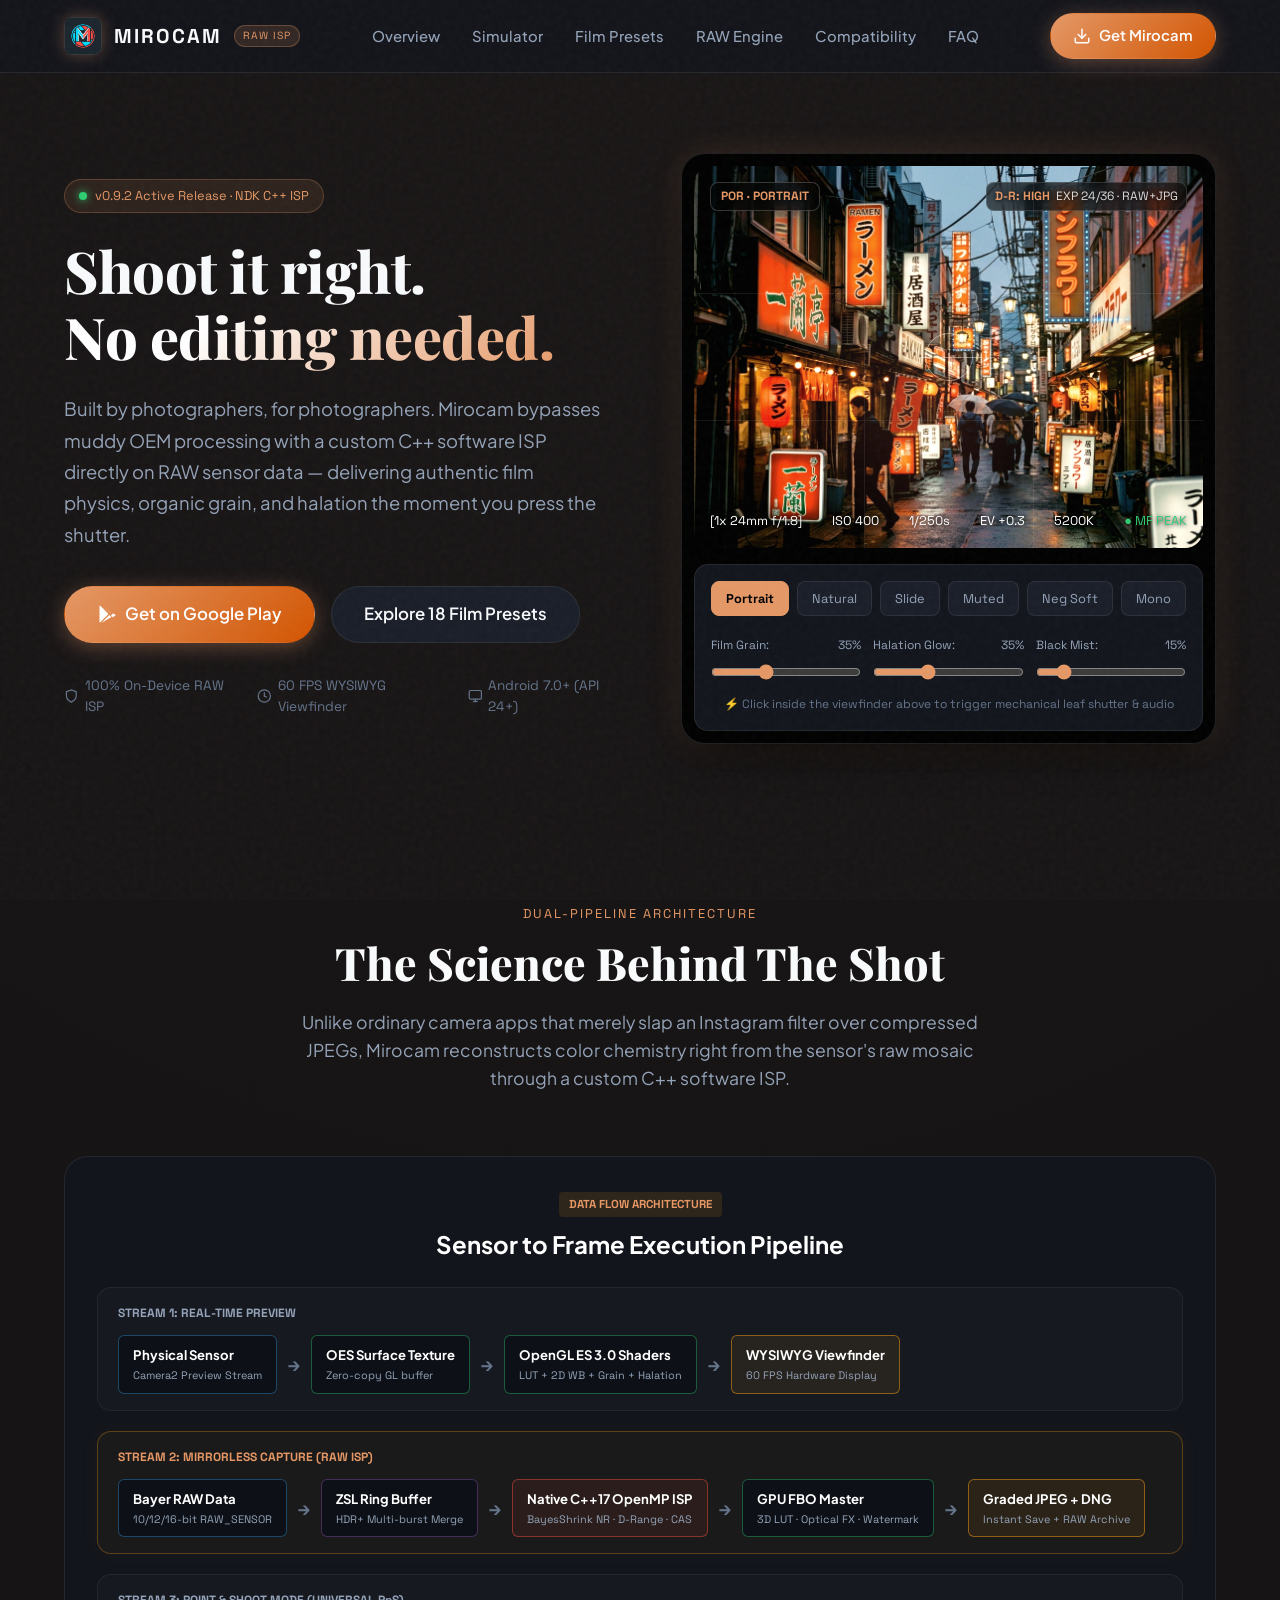
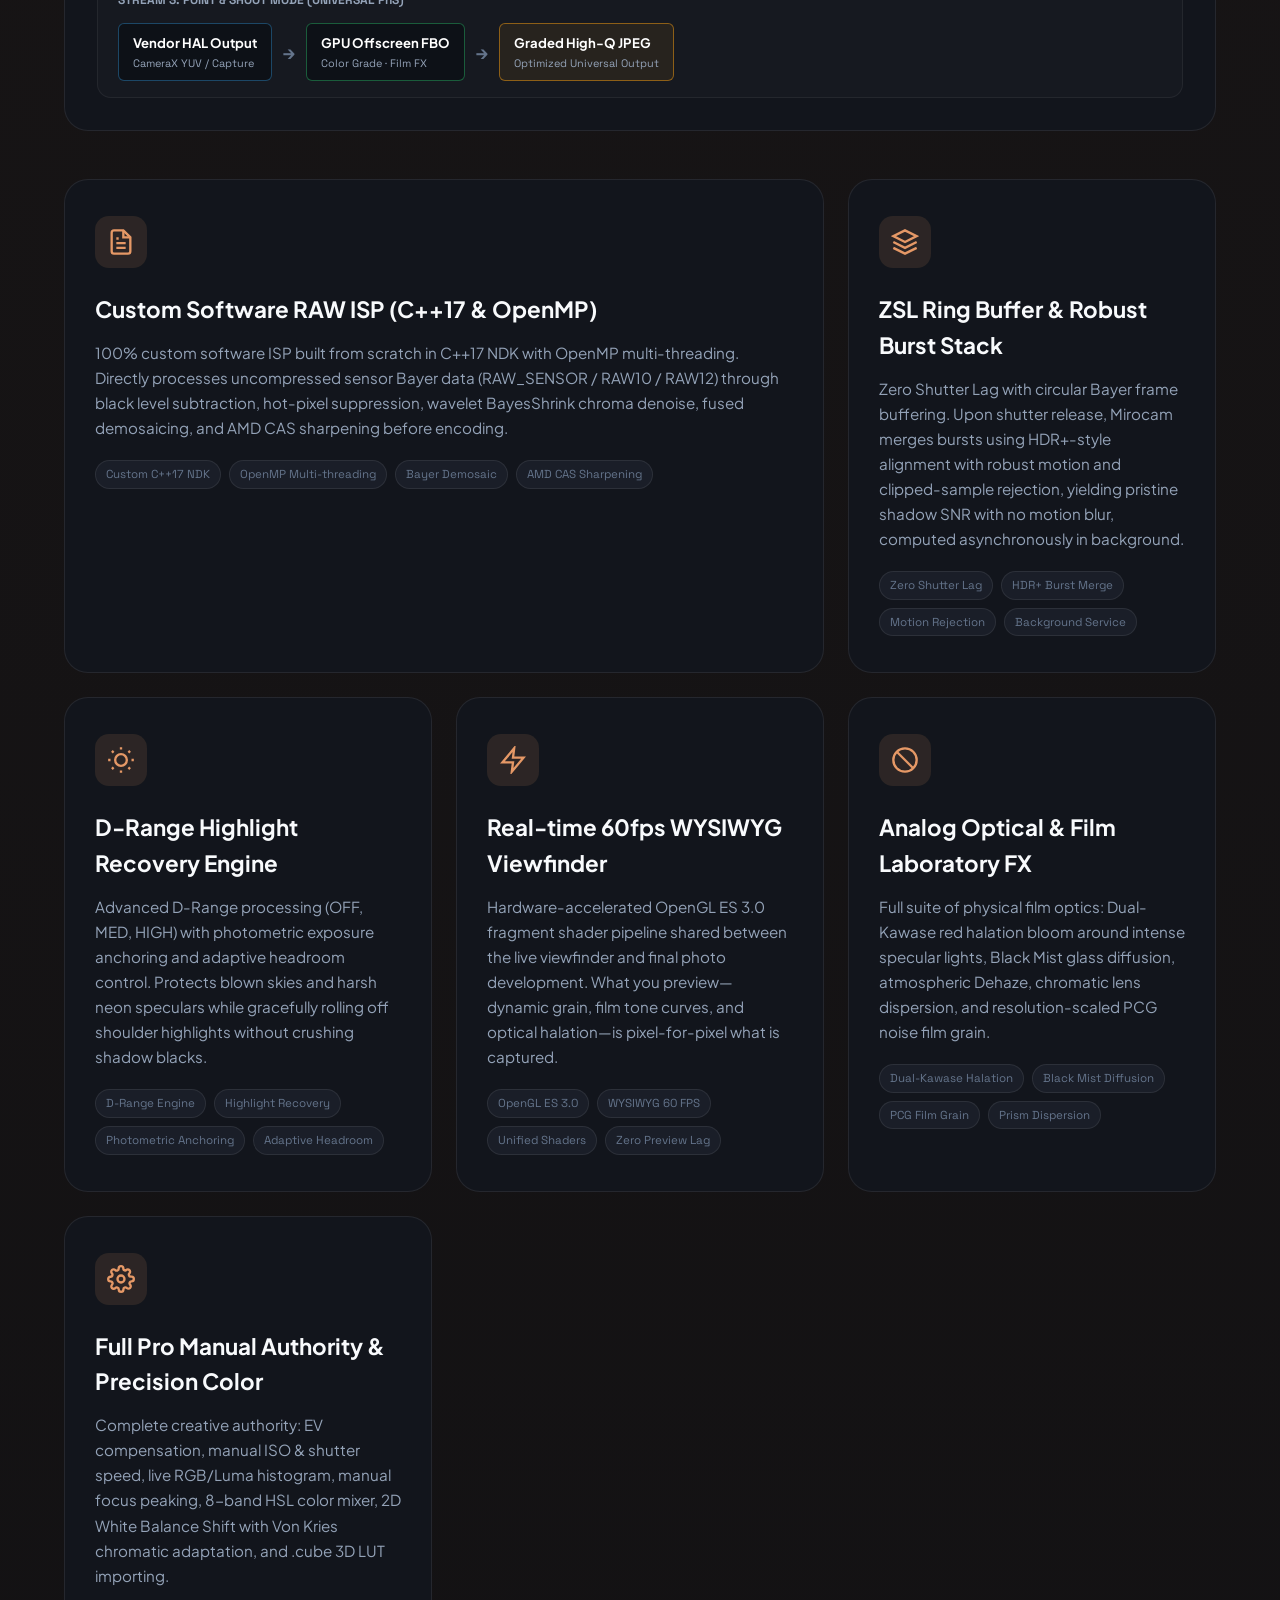
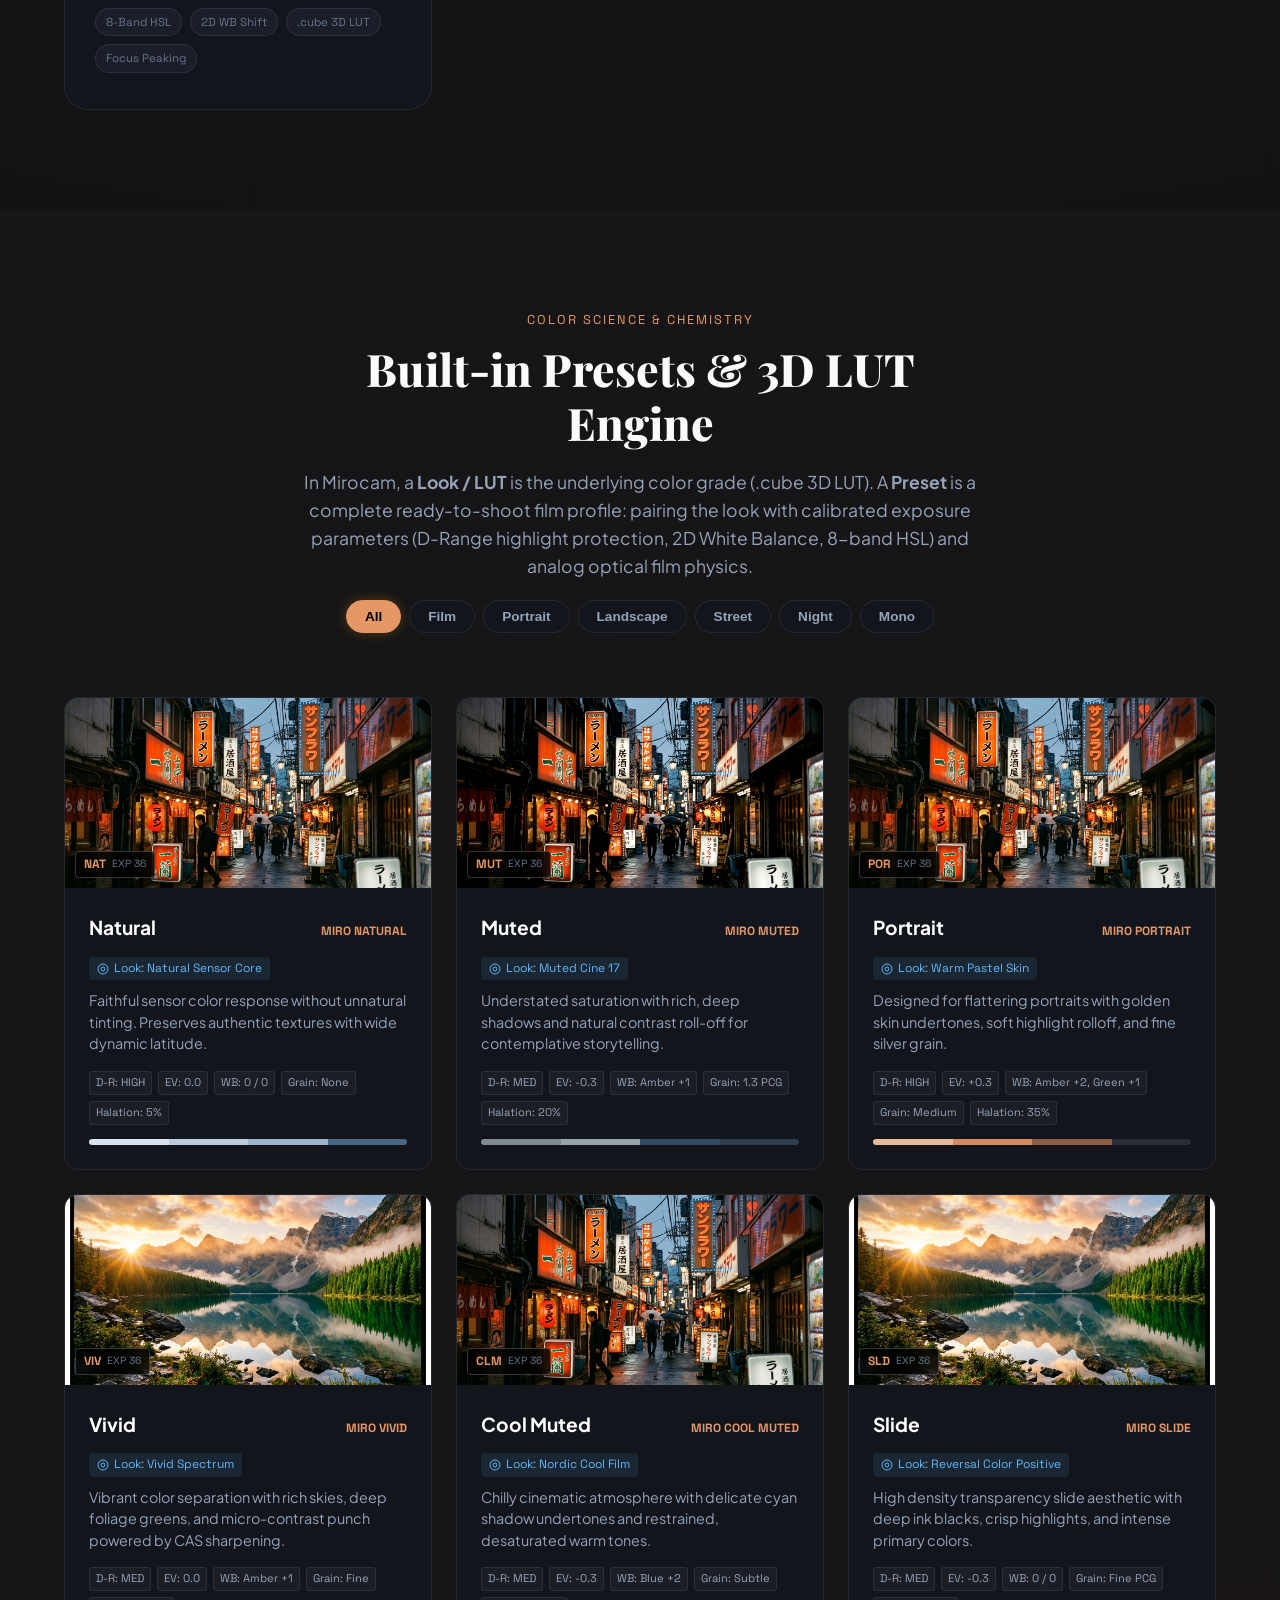
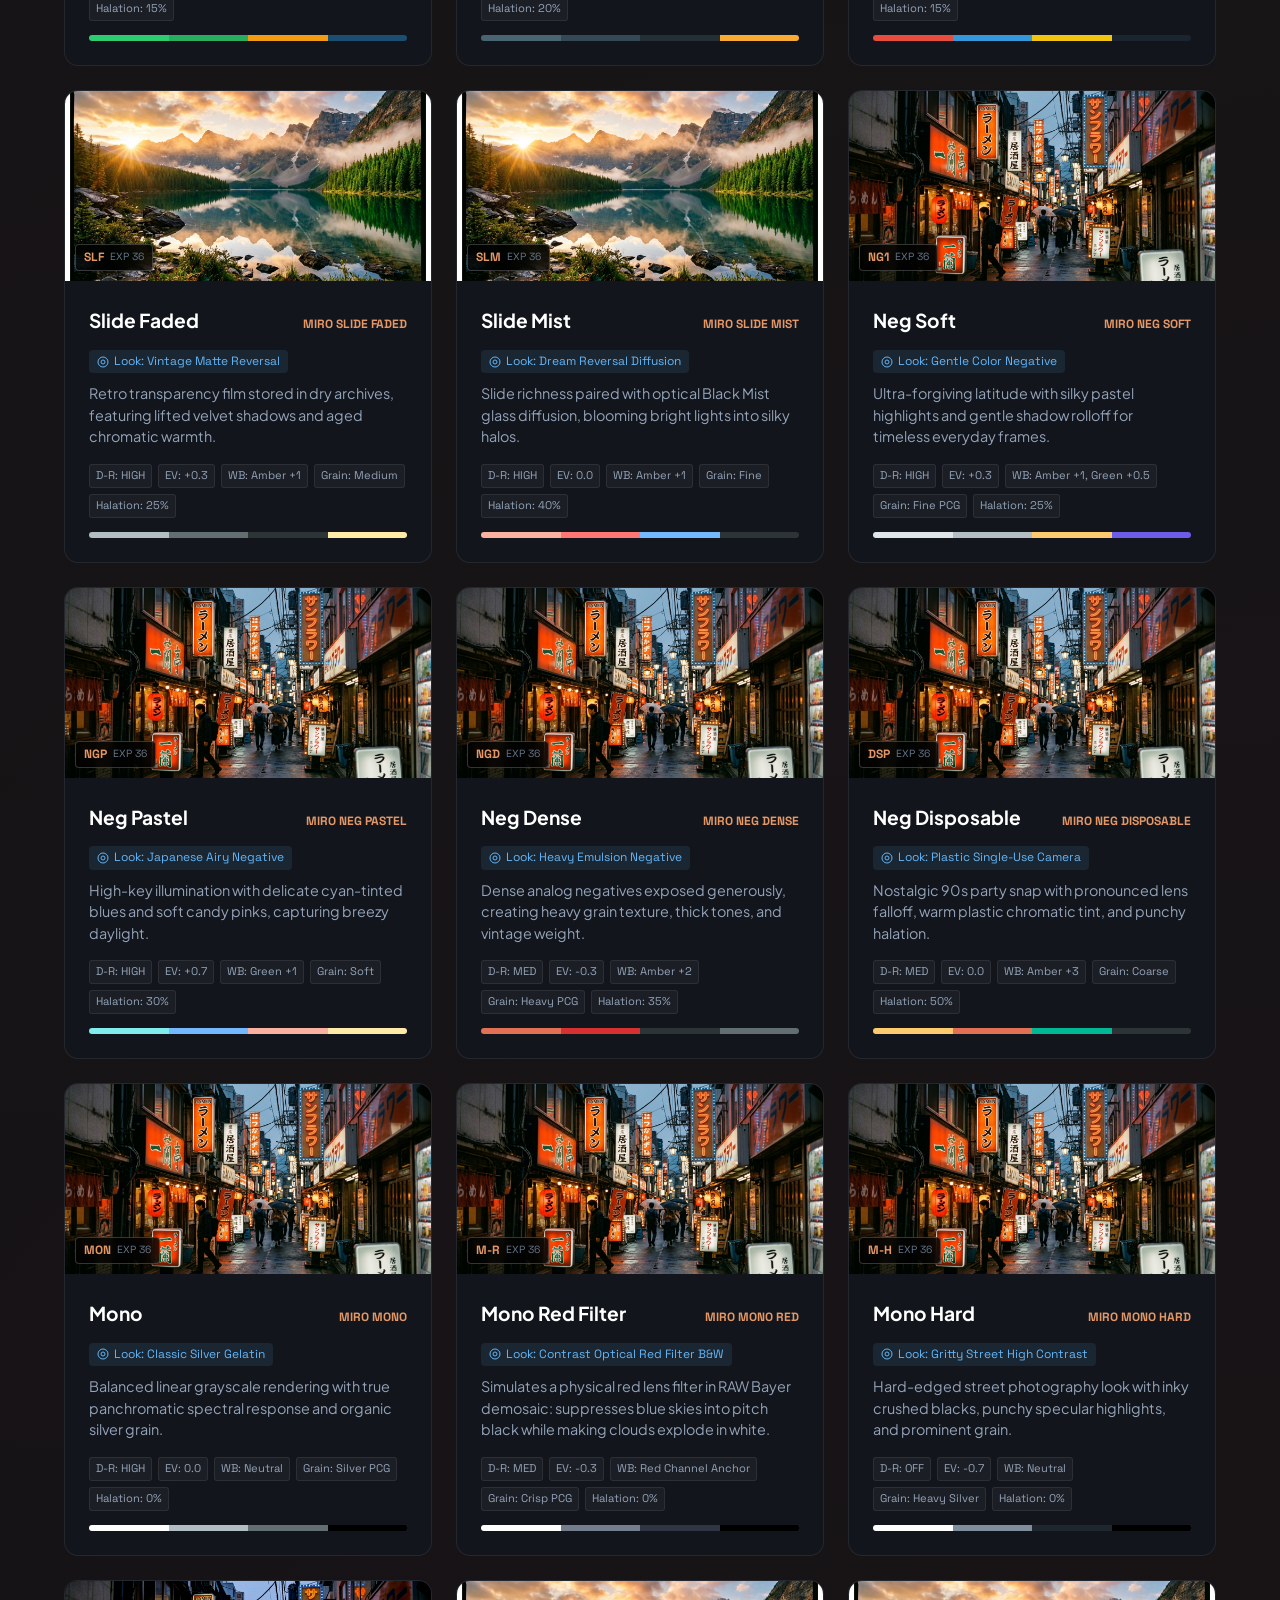
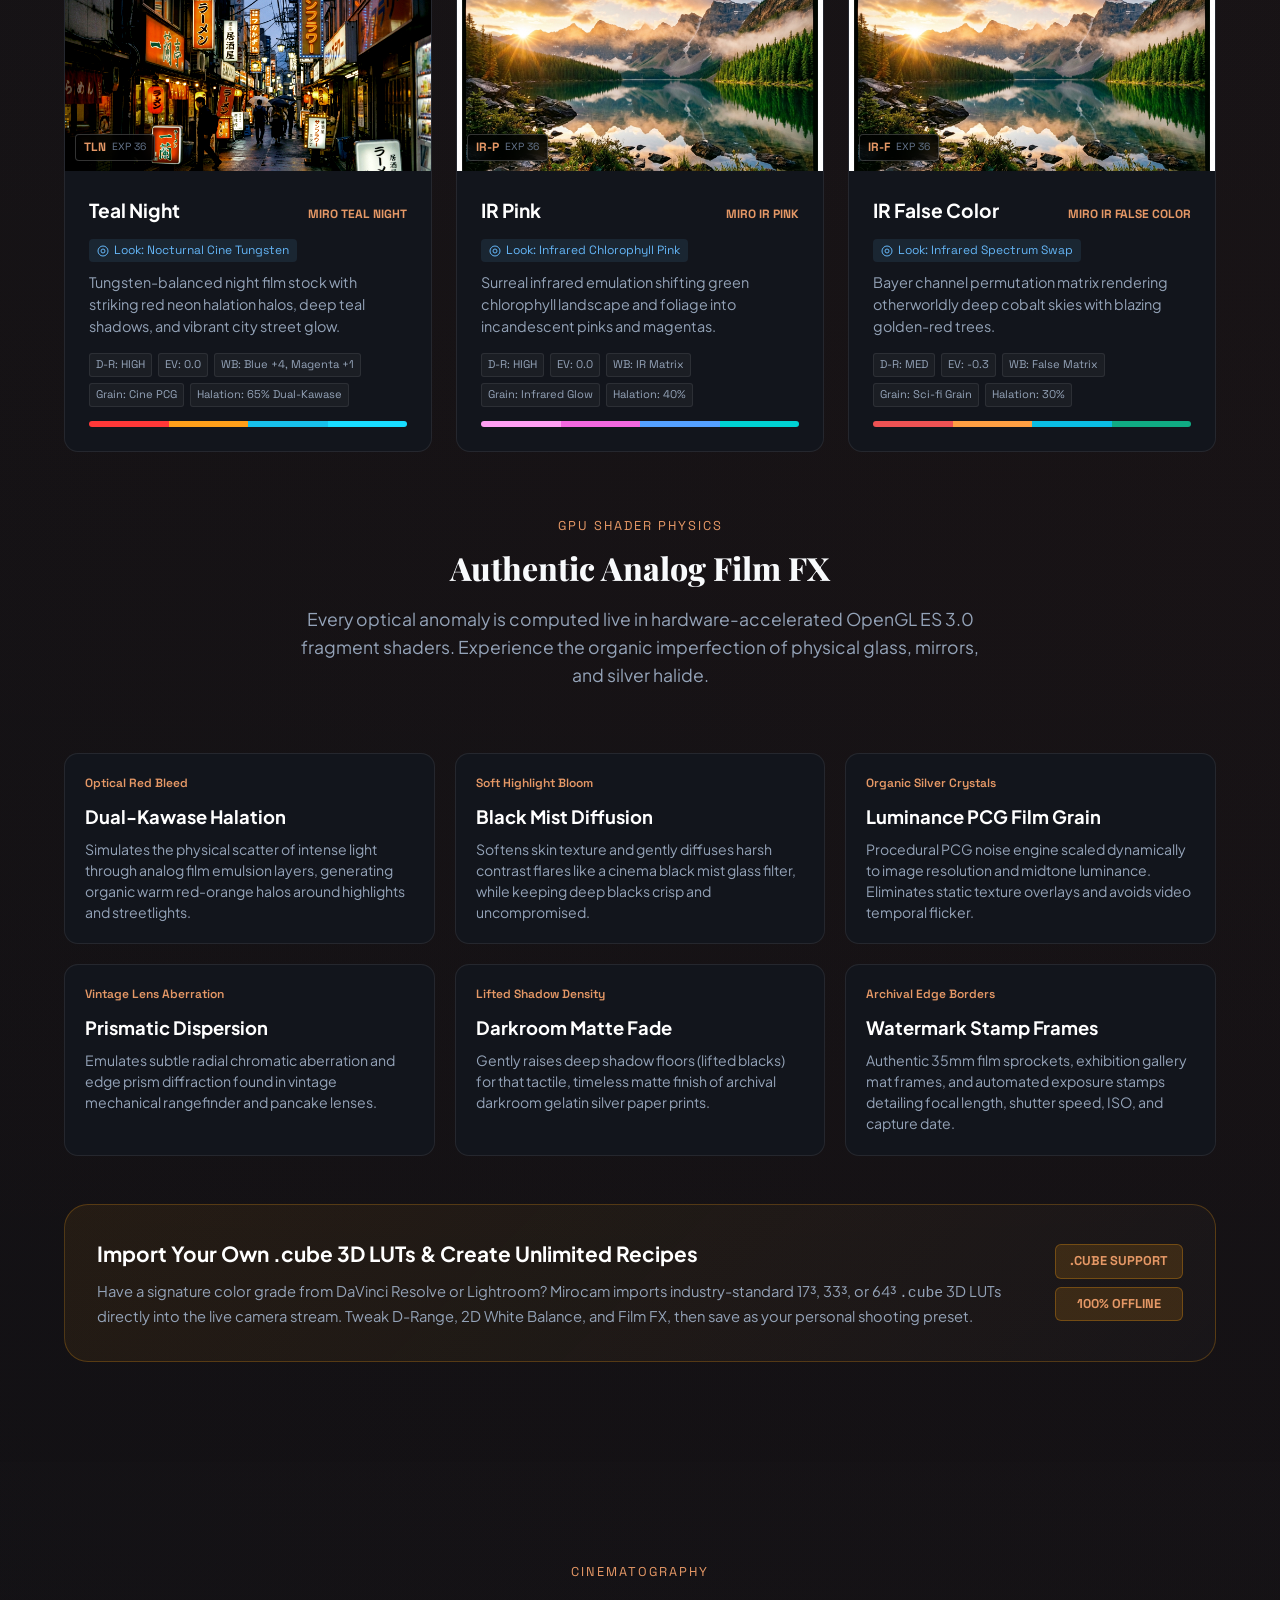
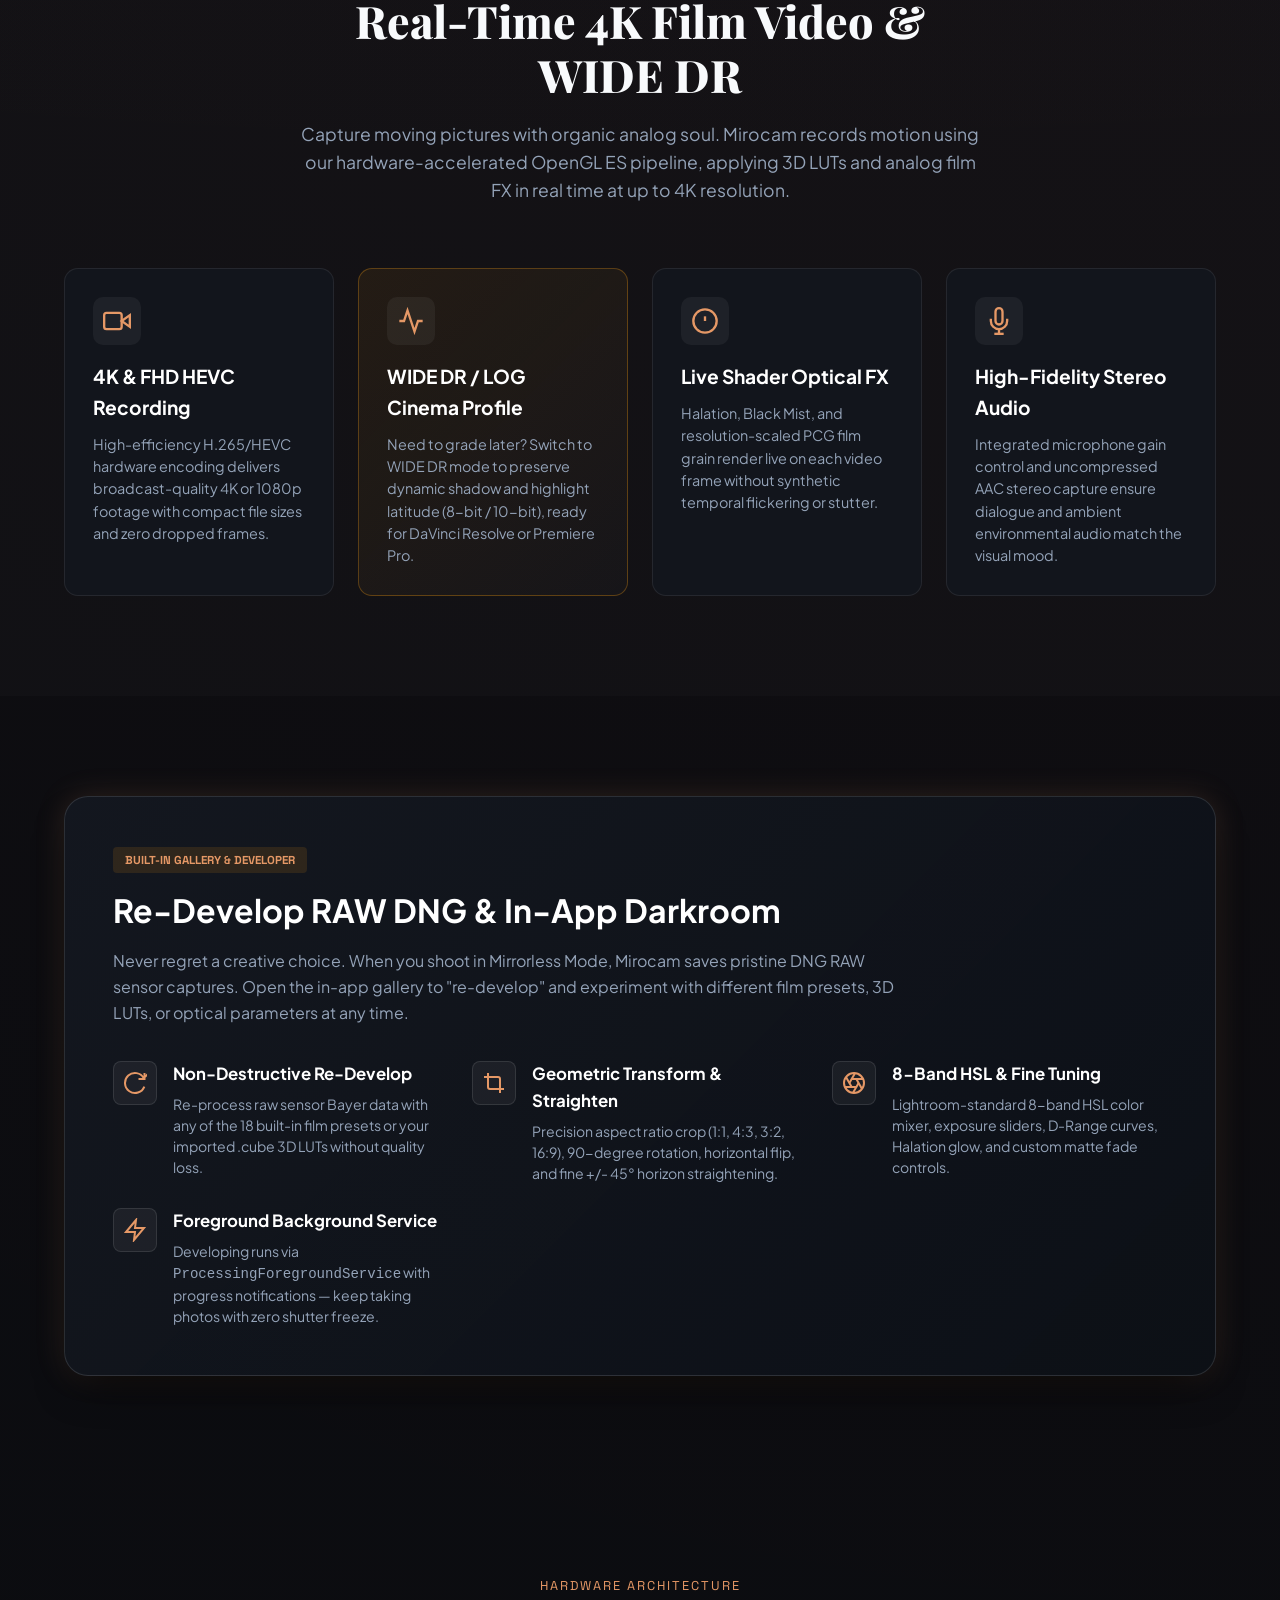
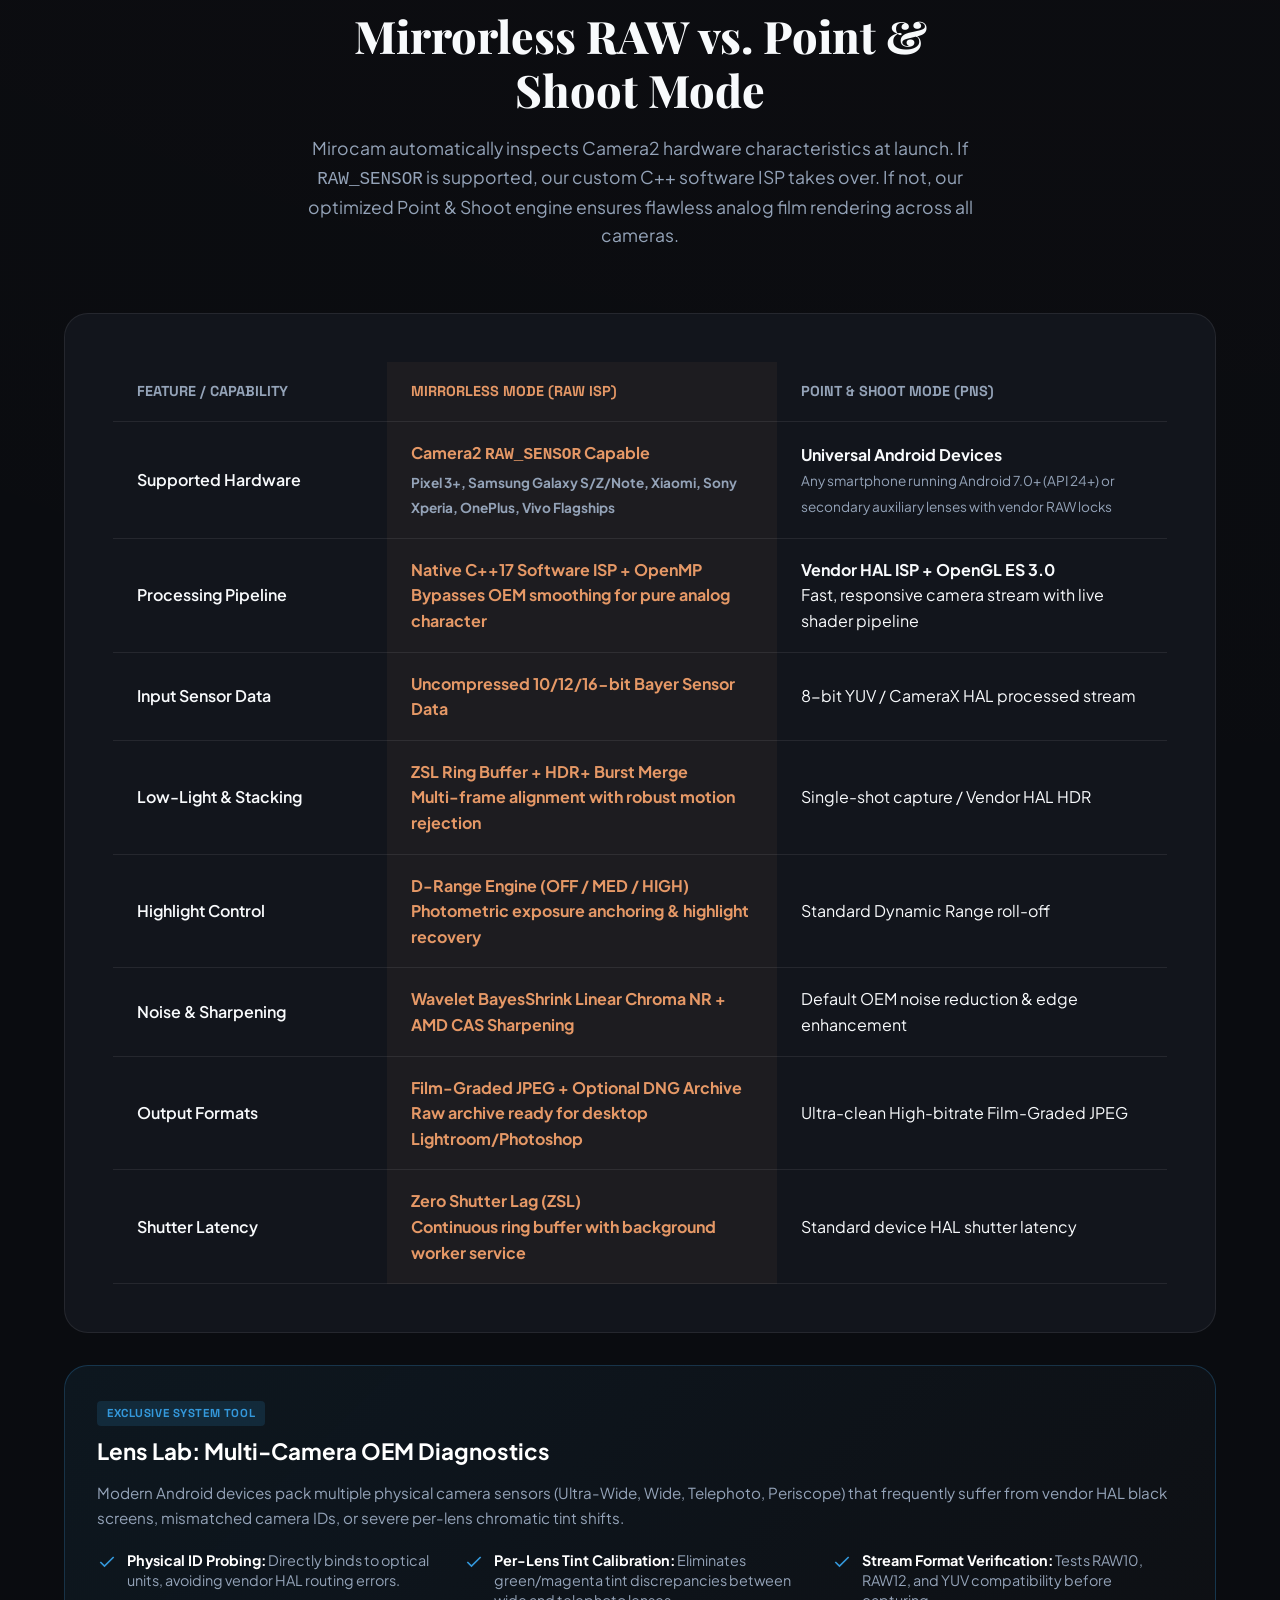
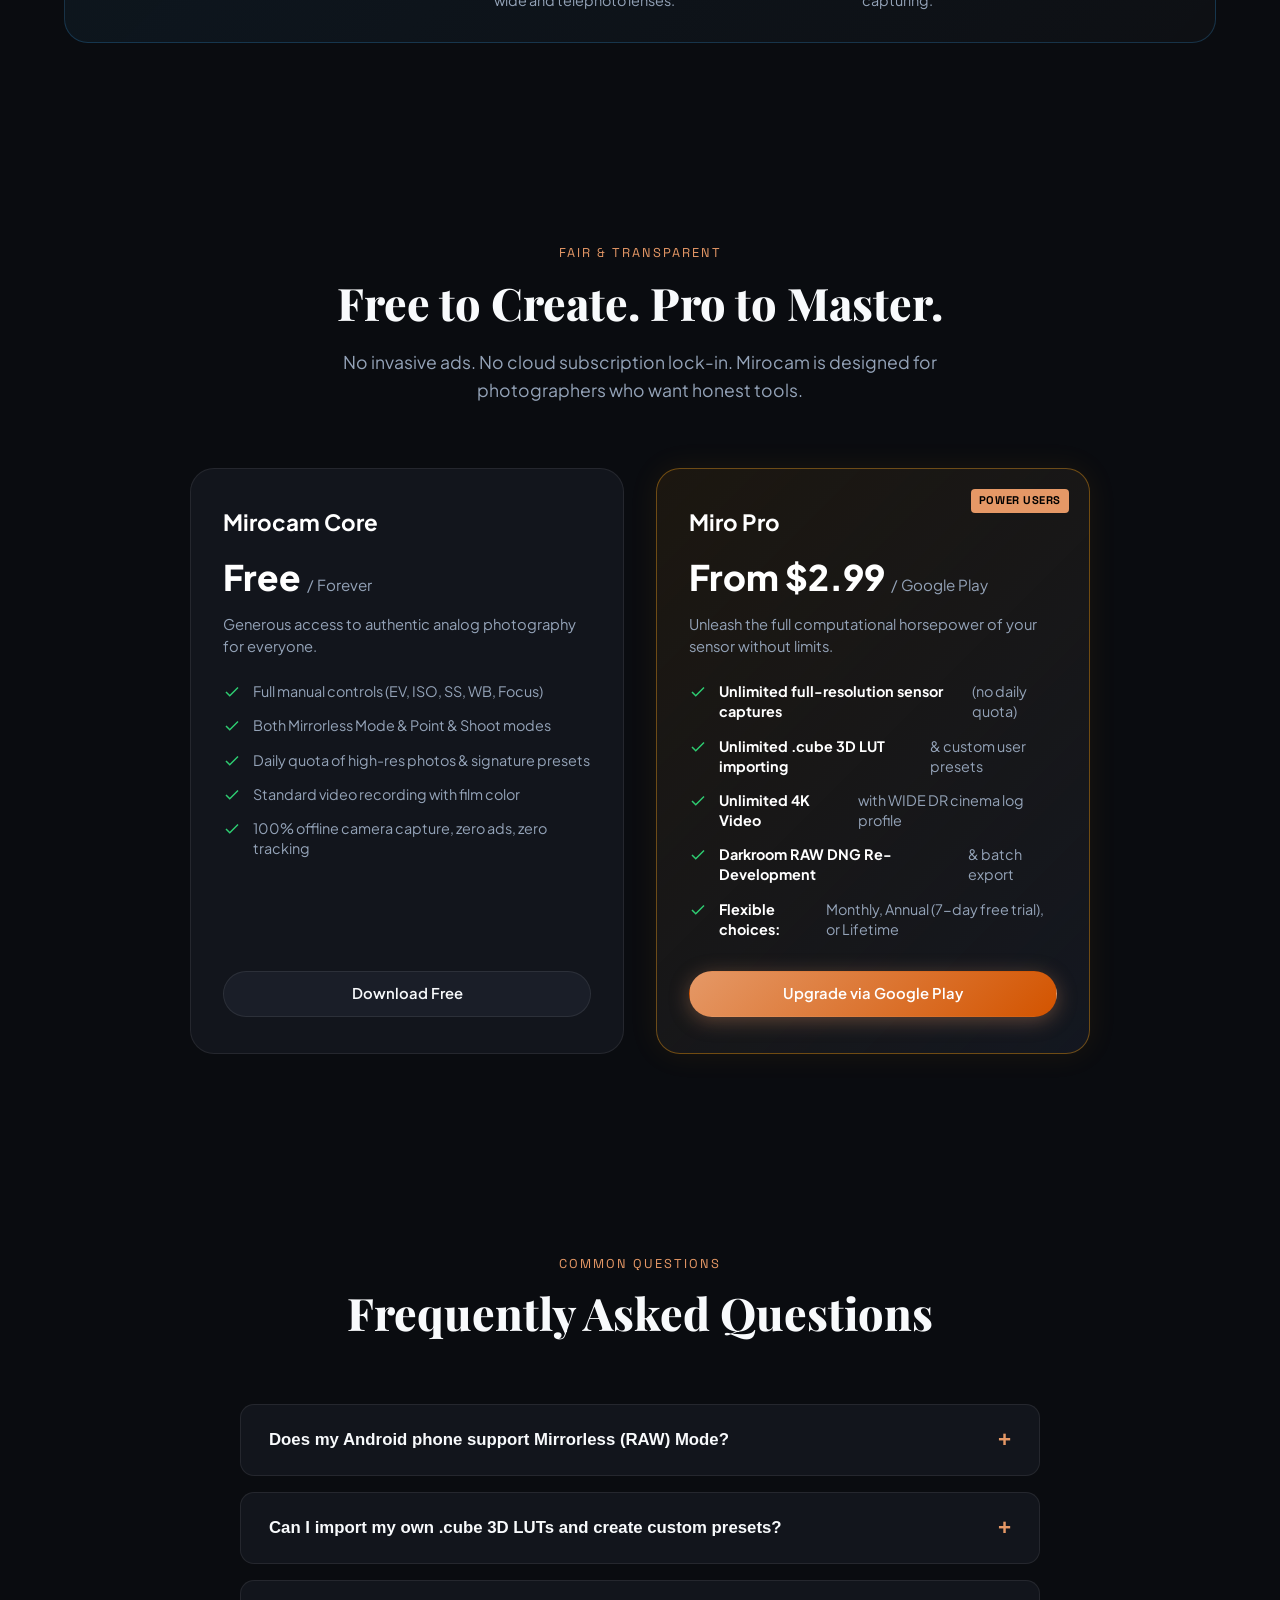
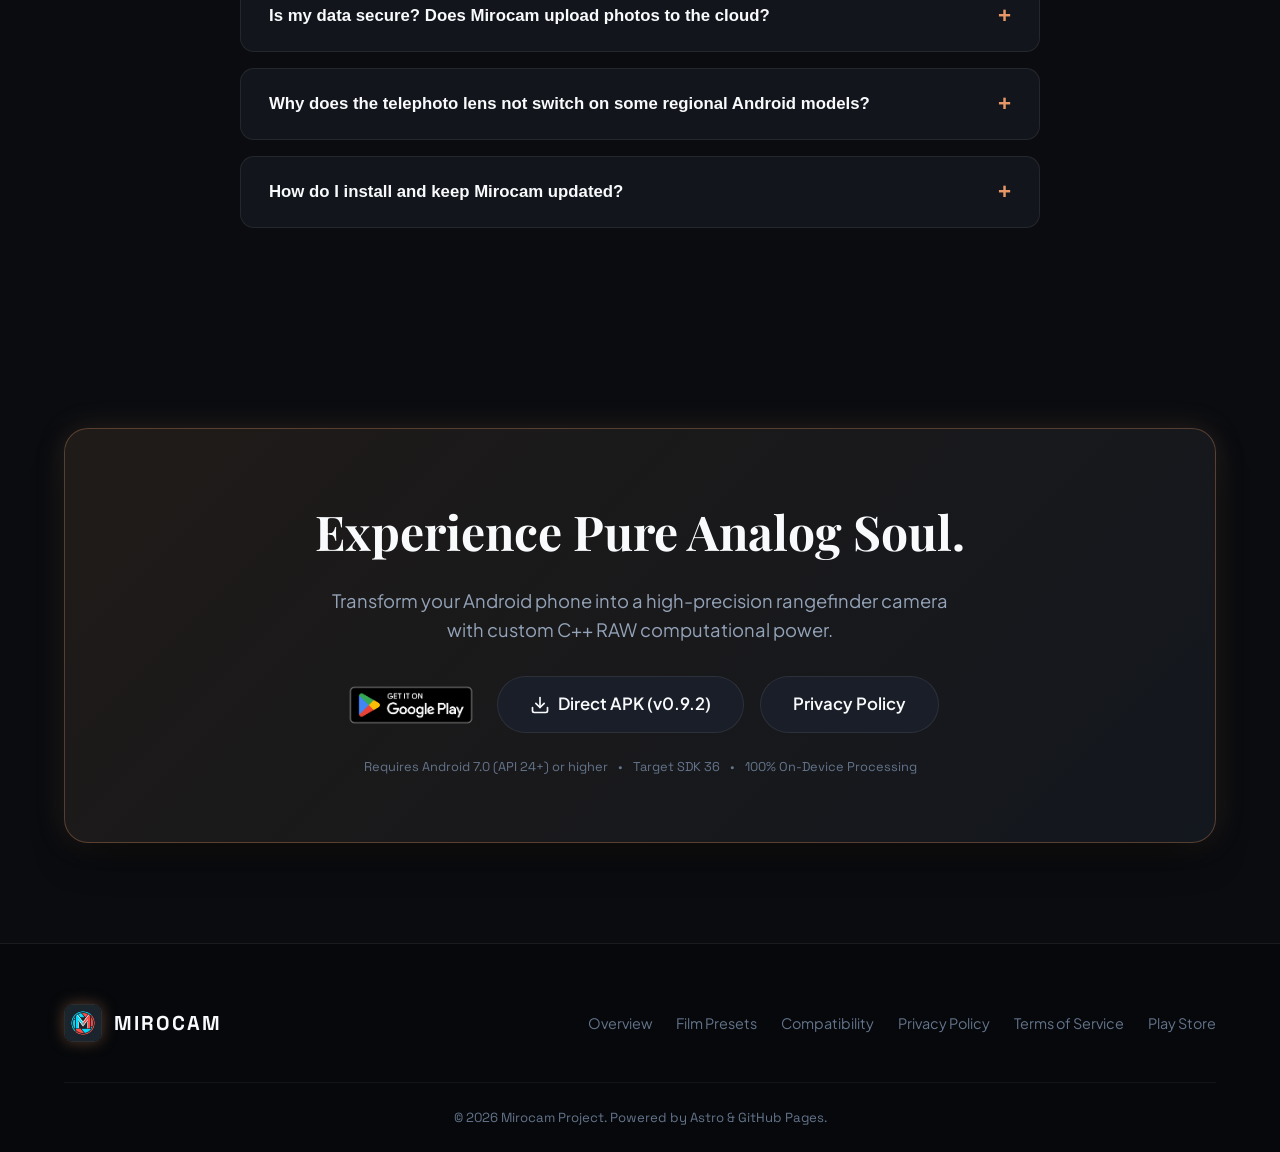
<file: index.html>
<!DOCTYPE html><html lang="en"><head><meta charset="UTF-8"><meta name="viewport" content="width=device-width, initial-scale=1.0"><title>Mirocam — Analog Film Simulation &amp; RAW Camera for Android</title><meta name="description" content="A professional film-simulation and computational RAW camera for Android. Features a custom C++ software ISP, real-time 60fps WYSIWYG viewfinder, ZSL burst merge, 18 built-in film presets, custom 3D LUT support, and analog film FX. Shoot it right. No editing needed."><meta name="keywords" content="film simulation, computational raw, android camera, 3d lut, custom isp, rangefinder camera, halation, film grain, d-range, analog photography"><link rel="canonical" href="https://mirocam.lagbros.com/"><!-- OpenGraph --><meta property="og:title" content="Mirocam — Shoot it right. No editing needed."><meta property="og:description" content="Custom C++ RAW ISP, real-time 60fps film viewfinder, ZSL burst merge, and analog film presets on Android."><meta property="og:image" content="/assets/hero_sample.jpg"><meta property="og:type" content="website"><meta property="og:url" content="https://mirocam.lagbros.com/"><meta name="theme-color" content="#0a0c10"><!-- Twitter Cards --><meta name="twitter:card" content="summary_large_image"><meta name="twitter:title" content="Mirocam — Analog Film Simulation &amp; RAW Camera for Android"><meta name="twitter:description" content="A professional film-simulation and computational RAW camera for Android. Features a custom C++ software ISP, real-time 60fps WYSIWYG viewfinder, ZSL burst merge, 18 built-in film presets, custom 3D LUT support, and analog film FX. Shoot it right. No editing needed."><meta name="twitter:image" content="/assets/hero_sample.jpg"><!-- Google Fonts Preconnect & Styles --><link rel="preconnect" href="https://fonts.googleapis.com"><link rel="preconnect" href="https://fonts.gstatic.com" crossorigin><link href="https://fonts.googleapis.com/css2?family=Playfair+Display:ital,wght@0,600;0,800;1,600&family=Plus+Jakarta+Sans:wght@400;500;600;700;800&family=Space+Grotesk:wght@500;600;700&display=swap" rel="stylesheet"><!-- Favicon --><link rel="icon" type="image/png" href="/assets/logo.png"><link rel="stylesheet" href="/_astro/Layout.BNJxIWvm.css"><link rel="stylesheet" href="/_astro/index.Cc1j94-V.css"></head><body><!-- Grain Overlay --><div class="grain-overlay" aria-hidden="true"></div><nav class="navbar" aria-label="Main Navigation"><div class="container nav-inner"><a href="#" class="brand-link" aria-label="Home"><img src="/assets/logo.png" alt="Mirocam Logo" class="brand-logo" width="40" height="40"><span class="brand-text">Mirocam</span><span class="brand-badge">RAW ISP</span></a><ul class="nav-links"><li><a href="#overview">Overview</a></li><li><a href="#simulator">Simulator</a></li><li><a href="#recipes">Film Presets</a></li><li><a href="#technology">RAW Engine</a></li><li><a href="#specs">Compatibility</a></li><li><a href="#faq">FAQ</a></li></ul><div class="nav-actions"><a href="#download" class="btn btn-primary"><svg width="18" height="18" viewBox="0 0 24 24" fill="none" stroke="currentColor" stroke-width="2" stroke-linecap="round" stroke-linejoin="round" aria-hidden="true"><path d="M21 15v4a2 2 0 0 1-2 2H5a2 2 0 0 1-2-2v-4"></path><polyline points="7 10 12 15 17 10"></polyline><line x1="12" y1="15" x2="12" y2="3"></line></svg>Get Mirocam</a></div></div></nav><main id="main-content"><header class="hero" id="overview"><div class="container hero-grid"><div class="hero-content"><div class="hero-pill"><span style="display:inline-block; width:8px; height:8px; border-radius:50%; background:#2ecc71; box-shadow:0 0 8px #2ecc71;"></span>v0.9.2 Active Release · NDK C++ ISP</div><h1 class="hero-title">Shoot it right.<br><span class="gradient-text">No editing needed.</span></h1><p class="hero-lead">Built by photographers, for photographers. Mirocam bypasses muddy OEM processing with a custom C++ software ISP directly on RAW sensor data — delivering authentic film physics, organic grain, and halation the moment you press the shutter.</p><div class="hero-actions"><a href="https://play.google.com/store/apps/details?id=com.mirocam.app" target="_blank" rel="noopener noreferrer" class="btn btn-primary btn-large"><svg width="20" height="20" viewBox="0 0 24 24" fill="currentColor" aria-hidden="true"><path d="M3.609 1.814L13.792 12 3.61 22.186a2.29 2.29 0 0 1-.61-.341V2.155c.19-.13.398-.246.61-.341zm11.242 11.244l2.585 2.585-12.39 7.153 9.805-9.738zm2.585-2.585L4.047 3.013l12.39 7.153 1.001.307zM18.828 11.1l2.84 1.64c.71.41.71 1.09 0 1.5l-2.84 1.64-2.154-2.155 2.154-1.625z"></path></svg>Get on Google Play</a><a href="#recipes" class="btn btn-secondary btn-large">Explore 18 Film Presets</a></div><div class="hero-meta"><div class="hero-meta-item"><svg width="16" height="16" viewBox="0 0 24 24" fill="none" stroke="currentColor" stroke-width="2" aria-hidden="true"><path d="M12 22s8-4 8-10V5l-8-3-8 3v7c0 6 8 10 8 10z"></path></svg>100% On-Device RAW ISP</div><div class="hero-meta-item"><svg width="16" height="16" viewBox="0 0 24 24" fill="none" stroke="currentColor" stroke-width="2" aria-hidden="true"><circle cx="12" cy="12" r="10"></circle><polyline points="12 6 12 12 16 14"></polyline></svg>60 FPS WYSIWYG Viewfinder</div><div class="hero-meta-item"><svg width="16" height="16" viewBox="0 0 24 24" fill="none" stroke="currentColor" stroke-width="2" aria-hidden="true"><rect x="2" y="3" width="20" height="14" rx="2" ry="2"></rect><line x1="8" y1="21" x2="16" y2="21"></line><line x1="12" y1="17" x2="12" y2="21"></line></svg>Android 7.0+ (API 24+)</div></div></div><div class="viewfinder-wrapper" id="simulator" data-astro-cid-fti7zmb7><div class="viewfinder-bezel" id="vfBezel" title="Click inside viewfinder to trigger shutter flash!" data-astro-cid-fti7zmb7><img src="/assets/hero_sample.jpg" alt="Film Preview" id="vfImage" class="viewfinder-image" data-astro-cid-fti7zmb7><div class="halation-glow" id="vfHalation" data-astro-cid-fti7zmb7></div><div class="mist-glow" id="vfMist" data-astro-cid-fti7zmb7></div><!-- HUD Overlays (Rangefinder Style) --><div class="hud-top" data-astro-cid-fti7zmb7><div class="hud-recipe-badge" id="vfBadge" data-astro-cid-fti7zmb7>POR · PORTRAIT</div><div class="hud-status" data-astro-cid-fti7zmb7><span id="vfDrange" style="color:var(--accent-amber); font-weight:700; margin-right:6px;" data-astro-cid-fti7zmb7>D-R: HIGH</span><span id="vfExp" data-astro-cid-fti7zmb7>EXP 24/36 · RAW+JPG</span></div></div><!-- Framing Grid & Rangefinder Crosshair --><div class="hud-grid-overlay" aria-hidden="true" data-astro-cid-fti7zmb7><div class="grid-line grid-v1" data-astro-cid-fti7zmb7></div><div class="grid-line grid-v2" data-astro-cid-fti7zmb7></div><div class="grid-line grid-h1" data-astro-cid-fti7zmb7></div><div class="grid-line grid-h2" data-astro-cid-fti7zmb7></div></div><div class="hud-crosshair" data-astro-cid-fti7zmb7></div><div class="hud-bottom" data-astro-cid-fti7zmb7><span id="vfLens" data-astro-cid-fti7zmb7>[1x 24mm f/1.8]</span><span id="vfIso" data-astro-cid-fti7zmb7>ISO 400</span><span id="vfSs" data-astro-cid-fti7zmb7>1/250s</span><span id="vfEv" data-astro-cid-fti7zmb7>EV +0.3</span><span id="vfWb" data-astro-cid-fti7zmb7>5200K</span><span style="color:#2ecc71;" data-astro-cid-fti7zmb7>● MF PEAK</span></div></div><!-- Simulator Control Deck --><div class="simulator-controls" data-astro-cid-fti7zmb7><div class="recipe-tabs" data-astro-cid-fti7zmb7><button class="recipe-btn active" data-recipe="portrait" type="button" data-astro-cid-fti7zmb7>Portrait</button><button class="recipe-btn" data-recipe="natural" type="button" data-astro-cid-fti7zmb7>Natural</button><button class="recipe-btn" data-recipe="slide" type="button" data-astro-cid-fti7zmb7>Slide</button><button class="recipe-btn" data-recipe="muted" type="button" data-astro-cid-fti7zmb7>Muted</button><button class="recipe-btn" data-recipe="neg_1" type="button" data-astro-cid-fti7zmb7>Neg Soft</button><button class="recipe-btn" data-recipe="a_mono" type="button" data-astro-cid-fti7zmb7>Mono</button></div><div class="simulator-sliders" data-astro-cid-fti7zmb7><div class="slider-group" data-astro-cid-fti7zmb7><label for="grainSlider" data-astro-cid-fti7zmb7>Film Grain: <span id="grainVal" data-astro-cid-fti7zmb7>35%</span></label><input type="range" id="grainSlider" min="0" max="100" value="35" data-astro-cid-fti7zmb7></div><div class="slider-group" data-astro-cid-fti7zmb7><label for="halationSlider" data-astro-cid-fti7zmb7>Halation Glow: <span id="halationVal" data-astro-cid-fti7zmb7>35%</span></label><input type="range" id="halationSlider" min="0" max="100" value="35" data-astro-cid-fti7zmb7></div><div class="slider-group" data-astro-cid-fti7zmb7><label for="mistSlider" data-astro-cid-fti7zmb7>Black Mist: <span id="mistVal" data-astro-cid-fti7zmb7>15%</span></label><input type="range" id="mistSlider" min="0" max="100" value="15" data-astro-cid-fti7zmb7></div></div><div style="font-size:0.75rem; color:var(--text-muted); font-family:var(--font-mono); margin-top:8px; text-align:center;" data-astro-cid-fti7zmb7>⚡ Click inside the viewfinder above to trigger mechanical leaf shutter & audio</div></div></div><script type="module" src="/_astro/ViewfinderSimulator.astro_astro_type_script_index_0_lang.BBr0pZ-w.js"></script></div></header><section class="section" id="technology" data-astro-cid-qqvdxr3e><div class="container" data-astro-cid-qqvdxr3e><div class="section-header" data-astro-cid-qqvdxr3e><div class="section-tag" data-astro-cid-qqvdxr3e>Dual-Pipeline Architecture</div><h2 class="section-title" data-astro-cid-qqvdxr3e>The Science Behind The Shot</h2><p class="section-desc" style="max-width: 820px; margin: 0 auto 36px;" data-astro-cid-qqvdxr3e>Unlike ordinary camera apps that merely slap an Instagram filter over compressed JPEGs, Mirocam reconstructs color chemistry right from the sensor's raw mosaic through a custom C++ software ISP.</p></div><!-- Visual Architecture Pipeline Diagram --><div class="pipeline-diagram-wrapper" data-astro-cid-qqvdxr3e><div class="pipeline-header" data-astro-cid-qqvdxr3e><span class="pipeline-pill" data-astro-cid-qqvdxr3e>DATA FLOW ARCHITECTURE</span><h3 data-astro-cid-qqvdxr3e>Sensor to Frame Execution Pipeline</h3></div><div class="pipeline-branches" data-astro-cid-qqvdxr3e><!-- Branch 1: Live Viewfinder --><div class="pipeline-branch" data-astro-cid-qqvdxr3e><div class="branch-badge" data-astro-cid-qqvdxr3e>STREAM 1: REAL-TIME PREVIEW</div><div class="branch-flow" data-astro-cid-qqvdxr3e><div class="flow-node sensor-node" data-astro-cid-qqvdxr3e><span class="node-label" data-astro-cid-qqvdxr3e>Physical Sensor</span><span class="node-sub" data-astro-cid-qqvdxr3e>Camera2 Preview Stream</span></div><div class="flow-arrow" data-astro-cid-qqvdxr3e>→</div><div class="flow-node gpu-node" data-astro-cid-qqvdxr3e><span class="node-label" data-astro-cid-qqvdxr3e>OES Surface Texture</span><span class="node-sub" data-astro-cid-qqvdxr3e>Zero-copy GL buffer</span></div><div class="flow-arrow" data-astro-cid-qqvdxr3e>→</div><div class="flow-node gpu-node" data-astro-cid-qqvdxr3e><span class="node-label" data-astro-cid-qqvdxr3e>OpenGL ES 3.0 Shaders</span><span class="node-sub" data-astro-cid-qqvdxr3e>LUT + 2D WB + Grain + Halation</span></div><div class="flow-arrow" data-astro-cid-qqvdxr3e>→</div><div class="flow-node output-node" data-astro-cid-qqvdxr3e><span class="node-label" data-astro-cid-qqvdxr3e>WYSIWYG Viewfinder</span><span class="node-sub" data-astro-cid-qqvdxr3e>60 FPS Hardware Display</span></div></div></div><!-- Branch 2: Mirrorless Capture RAW ISP --><div class="pipeline-branch highlight-branch" data-astro-cid-qqvdxr3e><div class="branch-badge highlight-badge" data-astro-cid-qqvdxr3e>STREAM 2: MIRRORLESS CAPTURE (RAW ISP)</div><div class="branch-flow" data-astro-cid-qqvdxr3e><div class="flow-node sensor-node" data-astro-cid-qqvdxr3e><span class="node-label" data-astro-cid-qqvdxr3e>Bayer RAW Data</span><span class="node-sub" data-astro-cid-qqvdxr3e>10/12/16-bit RAW_SENSOR</span></div><div class="flow-arrow" data-astro-cid-qqvdxr3e>→</div><div class="flow-node zsl-node" data-astro-cid-qqvdxr3e><span class="node-label" data-astro-cid-qqvdxr3e>ZSL Ring Buffer</span><span class="node-sub" data-astro-cid-qqvdxr3e>HDR+ Multi-burst Merge</span></div><div class="flow-arrow" data-astro-cid-qqvdxr3e>→</div><div class="flow-node cpp-node" data-astro-cid-qqvdxr3e><span class="node-label" data-astro-cid-qqvdxr3e>Native C++17 OpenMP ISP</span><span class="node-sub" data-astro-cid-qqvdxr3e>BayesShrink NR · D-Range · CAS</span></div><div class="flow-arrow" data-astro-cid-qqvdxr3e>→</div><div class="flow-node gpu-node" data-astro-cid-qqvdxr3e><span class="node-label" data-astro-cid-qqvdxr3e>GPU FBO Master</span><span class="node-sub" data-astro-cid-qqvdxr3e>3D LUT · Optical FX · Watermark</span></div><div class="flow-arrow" data-astro-cid-qqvdxr3e>→</div><div class="flow-node output-node" data-astro-cid-qqvdxr3e><span class="node-label" data-astro-cid-qqvdxr3e>Graded JPEG + DNG</span><span class="node-sub" data-astro-cid-qqvdxr3e>Instant Save + RAW Archive</span></div></div></div><!-- Branch 3: Point & Shoot Fallback --><div class="pipeline-branch" data-astro-cid-qqvdxr3e><div class="branch-badge" data-astro-cid-qqvdxr3e>STREAM 3: POINT & SHOOT MODE (UNIVERSAL PnS)</div><div class="branch-flow" data-astro-cid-qqvdxr3e><div class="flow-node sensor-node" data-astro-cid-qqvdxr3e><span class="node-label" data-astro-cid-qqvdxr3e>Vendor HAL Output</span><span class="node-sub" data-astro-cid-qqvdxr3e>CameraX YUV / Capture</span></div><div class="flow-arrow" data-astro-cid-qqvdxr3e>→</div><div class="flow-node gpu-node" data-astro-cid-qqvdxr3e><span class="node-label" data-astro-cid-qqvdxr3e>GPU Offscreen FBO</span><span class="node-sub" data-astro-cid-qqvdxr3e>Color Grade · Film FX</span></div><div class="flow-arrow" data-astro-cid-qqvdxr3e>→</div><div class="flow-node output-node" data-astro-cid-qqvdxr3e><span class="node-label" data-astro-cid-qqvdxr3e>Graded High-Q JPEG</span><span class="node-sub" data-astro-cid-qqvdxr3e>Optimized Universal Output</span></div></div></div></div></div><!-- Bento Grid Features --><div class="bento-grid" data-astro-cid-qqvdxr3e><div class="bento-card span-2" data-astro-cid-qqvdxr3e><div class="bento-icon" data-astro-cid-qqvdxr3e><svg width="28" height="28" viewBox="0 0 24 24" fill="none" stroke="currentColor" stroke-width="2" aria-hidden="true" data-astro-cid-qqvdxr3e><path d="M14 2H6a2 2 0 0 0-2 2v16a2 2 0 0 0 2 2h12a2 2 0 0 0 2-2V8z" data-astro-cid-qqvdxr3e></path><polyline points="14 2 14 8 20 8" data-astro-cid-qqvdxr3e></polyline><line x1="16" y1="13" x2="8" y2="13" data-astro-cid-qqvdxr3e></line><line x1="16" y1="17" x2="8" y2="17" data-astro-cid-qqvdxr3e></line><polyline points="10 9 9 9 8 9" data-astro-cid-qqvdxr3e></polyline></svg></div><h3 data-astro-cid-qqvdxr3e>Custom Software RAW ISP (C++17 &amp; OpenMP)</h3><p data-astro-cid-qqvdxr3e>100% custom software ISP built from scratch in C++17 NDK with OpenMP multi-threading. Directly processes uncompressed sensor Bayer data (RAW_SENSOR / RAW10 / RAW12) through black level subtraction, hot-pixel suppression, wavelet BayesShrink chroma denoise, fused demosaicing, and AMD CAS sharpening before encoding.</p><div class="tech-tags" data-astro-cid-qqvdxr3e><span class="tech-tag" data-astro-cid-qqvdxr3e>Custom C++17 NDK</span><span class="tech-tag" data-astro-cid-qqvdxr3e>OpenMP Multi-threading</span><span class="tech-tag" data-astro-cid-qqvdxr3e>Bayer Demosaic</span><span class="tech-tag" data-astro-cid-qqvdxr3e>AMD CAS Sharpening</span></div></div><div class="bento-card " data-astro-cid-qqvdxr3e><div class="bento-icon" data-astro-cid-qqvdxr3e><svg width="28" height="28" viewBox="0 0 24 24" fill="none" stroke="currentColor" stroke-width="2" aria-hidden="true" data-astro-cid-qqvdxr3e><polygon points="12 2 2 7 12 12 22 7 12 2" data-astro-cid-qqvdxr3e></polygon><polyline points="2 17 12 22 22 17" data-astro-cid-qqvdxr3e></polyline><polyline points="2 12 12 17 22 12" data-astro-cid-qqvdxr3e></polyline></svg></div><h3 data-astro-cid-qqvdxr3e>ZSL Ring Buffer &amp; Robust Burst Stack</h3><p data-astro-cid-qqvdxr3e>Zero Shutter Lag with circular Bayer frame buffering. Upon shutter release, Mirocam merges bursts using HDR+-style alignment with robust motion and clipped-sample rejection, yielding pristine shadow SNR with no motion blur, computed asynchronously in background.</p><div class="tech-tags" data-astro-cid-qqvdxr3e><span class="tech-tag" data-astro-cid-qqvdxr3e>Zero Shutter Lag</span><span class="tech-tag" data-astro-cid-qqvdxr3e>HDR+ Burst Merge</span><span class="tech-tag" data-astro-cid-qqvdxr3e>Motion Rejection</span><span class="tech-tag" data-astro-cid-qqvdxr3e>Background Service</span></div></div><div class="bento-card " data-astro-cid-qqvdxr3e><div class="bento-icon" data-astro-cid-qqvdxr3e><svg width="28" height="28" viewBox="0 0 24 24" fill="none" stroke="currentColor" stroke-width="2" aria-hidden="true" data-astro-cid-qqvdxr3e><circle cx="12" cy="12" r="5" data-astro-cid-qqvdxr3e></circle><line x1="12" y1="1" x2="12" y2="3" data-astro-cid-qqvdxr3e></line><line x1="12" y1="21" x2="12" y2="23" data-astro-cid-qqvdxr3e></line><line x1="4.22" y1="4.22" x2="5.64" y2="5.64" data-astro-cid-qqvdxr3e></line><line x1="18.36" y1="18.36" x2="19.78" y2="19.78" data-astro-cid-qqvdxr3e></line><line x1="1" y1="12" x2="3" y2="12" data-astro-cid-qqvdxr3e></line><line x1="21" y1="12" x2="23" y2="12" data-astro-cid-qqvdxr3e></line><line x1="4.22" y1="19.78" x2="5.64" y2="18.36" data-astro-cid-qqvdxr3e></line><line x1="18.36" y1="5.64" x2="19.78" y2="4.22" data-astro-cid-qqvdxr3e></line></svg></div><h3 data-astro-cid-qqvdxr3e>D-Range Highlight Recovery Engine</h3><p data-astro-cid-qqvdxr3e>Advanced D-Range processing (OFF, MED, HIGH) with photometric exposure anchoring and adaptive headroom control. Protects blown skies and harsh neon speculars while gracefully rolling off shoulder highlights without crushing shadow blacks.</p><div class="tech-tags" data-astro-cid-qqvdxr3e><span class="tech-tag" data-astro-cid-qqvdxr3e>D-Range Engine</span><span class="tech-tag" data-astro-cid-qqvdxr3e>Highlight Recovery</span><span class="tech-tag" data-astro-cid-qqvdxr3e>Photometric Anchoring</span><span class="tech-tag" data-astro-cid-qqvdxr3e>Adaptive Headroom</span></div></div><div class="bento-card " data-astro-cid-qqvdxr3e><div class="bento-icon" data-astro-cid-qqvdxr3e><svg width="28" height="28" viewBox="0 0 24 24" fill="none" stroke="currentColor" stroke-width="2" aria-hidden="true" data-astro-cid-qqvdxr3e><polygon points="13 2 3 14 12 14 11 22 21 10 12 10 13 2" data-astro-cid-qqvdxr3e></polygon></svg></div><h3 data-astro-cid-qqvdxr3e>Real-time 60fps WYSIWYG Viewfinder</h3><p data-astro-cid-qqvdxr3e>Hardware-accelerated OpenGL ES 3.0 fragment shader pipeline shared between the live viewfinder and final photo development. What you preview—dynamic grain, film tone curves, and optical halation—is pixel-for-pixel what is captured.</p><div class="tech-tags" data-astro-cid-qqvdxr3e><span class="tech-tag" data-astro-cid-qqvdxr3e>OpenGL ES 3.0</span><span class="tech-tag" data-astro-cid-qqvdxr3e>WYSIWYG 60 FPS</span><span class="tech-tag" data-astro-cid-qqvdxr3e>Unified Shaders</span><span class="tech-tag" data-astro-cid-qqvdxr3e>Zero Preview Lag</span></div></div><div class="bento-card " data-astro-cid-qqvdxr3e><div class="bento-icon" data-astro-cid-qqvdxr3e><svg width="28" height="28" viewBox="0 0 24 24" fill="none" stroke="currentColor" stroke-width="2" aria-hidden="true" data-astro-cid-qqvdxr3e><circle cx="12" cy="12" r="10" data-astro-cid-qqvdxr3e></circle><line x1="4.93" y1="4.93" x2="19.07" y2="19.07" data-astro-cid-qqvdxr3e></line></svg></div><h3 data-astro-cid-qqvdxr3e>Analog Optical &amp; Film Laboratory FX</h3><p data-astro-cid-qqvdxr3e>Full suite of physical film optics: Dual-Kawase red halation bloom around intense specular lights, Black Mist glass diffusion, atmospheric Dehaze, chromatic lens dispersion, and resolution-scaled PCG noise film grain.</p><div class="tech-tags" data-astro-cid-qqvdxr3e><span class="tech-tag" data-astro-cid-qqvdxr3e>Dual-Kawase Halation</span><span class="tech-tag" data-astro-cid-qqvdxr3e>Black Mist Diffusion</span><span class="tech-tag" data-astro-cid-qqvdxr3e>PCG Film Grain</span><span class="tech-tag" data-astro-cid-qqvdxr3e>Prism Dispersion</span></div></div><div class="bento-card " data-astro-cid-qqvdxr3e><div class="bento-icon" data-astro-cid-qqvdxr3e><svg width="28" height="28" viewBox="0 0 24 24" fill="none" stroke="currentColor" stroke-width="2" aria-hidden="true" data-astro-cid-qqvdxr3e><circle cx="12" cy="12" r="3" data-astro-cid-qqvdxr3e></circle><path d="M19.4 15a1.65 1.65 0 0 0 .33 1.82l.06.06a2 2 0 0 1 0 2.83 2 2 0 0 1-2.83 0l-.06-.06a1.65 1.65 0 0 0-1.82-.33 1.65 1.65 0 0 0-1 1.51V21a2 2 0 0 1-2 2 2 2 0 0 1-2-2v-.09A1.65 1.65 0 0 0 9 19.4a1.65 1.65 0 0 0-1.82.33l-.06.06a2 2 0 0 1-2.83 0 2 2 0 0 1 0-2.83l.06-.06a1.65 1.65 0 0 0 .33-1.82 1.65 1.65 0 0 0-1.51-1H3a2 2 0 0 1-2-2 2 2 0 0 1 2-2h.09A1.65 1.65 0 0 0 4.6 9a1.65 1.65 0 0 0-.33-1.82l-.06-.06a2 2 0 0 1 0-2.83 2 2 0 0 1 2.83 0l.06.06a1.65 1.65 0 0 0 1.82.33H9a1.65 1.65 0 0 0 1-1.51V3a2 2 0 0 1 2-2 2 2 0 0 1 2 2v.09a1.65 1.65 0 0 0 1.51 1.65 1.65 0 0 0 1.82-.33l.06-.06a2 2 0 0 1 2.83 0 2 2 0 0 1 0 2.83l-.06.06a1.65 1.65 0 0 0-.33 1.82V9a1.65 1.65 0 0 0 1.51 1H21a2 2 0 0 1 2 2 2 2 0 0 1-2 2h-.09a1.65 1.65 0 0 0-1.51 1z" data-astro-cid-qqvdxr3e></path></svg></div><h3 data-astro-cid-qqvdxr3e>Full Pro Manual Authority &amp; Precision Color</h3><p data-astro-cid-qqvdxr3e>Complete creative authority: EV compensation, manual ISO &amp; shutter speed, live RGB/Luma histogram, manual focus peaking, 8-band HSL color mixer, 2D White Balance Shift with Von Kries chromatic adaptation, and .cube 3D LUT importing.</p><div class="tech-tags" data-astro-cid-qqvdxr3e><span class="tech-tag" data-astro-cid-qqvdxr3e>8-Band HSL</span><span class="tech-tag" data-astro-cid-qqvdxr3e>2D WB Shift</span><span class="tech-tag" data-astro-cid-qqvdxr3e>.cube 3D LUT</span><span class="tech-tag" data-astro-cid-qqvdxr3e>Focus Peaking</span></div></div></div></div></section><section class="section" id="recipes" style="background: rgba(255,255,255,0.01);" data-astro-cid-piy5hsub><div class="container" data-astro-cid-piy5hsub><div class="section-header" data-astro-cid-piy5hsub><div class="section-tag" data-astro-cid-piy5hsub>Color Science & Chemistry</div><h2 class="section-title" data-astro-cid-piy5hsub>Built-in Presets & 3D LUT Engine</h2><p class="section-desc" style="max-width: 820px; margin: 0 auto 20px;" data-astro-cid-piy5hsub>In Mirocam, a <strong data-astro-cid-piy5hsub>Look / LUT</strong> is the underlying color grade (.cube 3D LUT). A <strong data-astro-cid-piy5hsub>Preset</strong> is a complete ready-to-shoot film profile: pairing the look with calibrated exposure parameters (D-Range highlight protection, 2D White Balance, 8-band HSL) and analog optical film physics.</p><!-- Category Filter Pills --><div class="filter-pills" id="presetFilterPills" data-astro-cid-piy5hsub><button class="filter-pill active" data-category="All" type="button" data-astro-cid-piy5hsub>All</button><button class="filter-pill " data-category="Film" type="button" data-astro-cid-piy5hsub>Film</button><button class="filter-pill " data-category="Portrait" type="button" data-astro-cid-piy5hsub>Portrait</button><button class="filter-pill " data-category="Landscape" type="button" data-astro-cid-piy5hsub>Landscape</button><button class="filter-pill " data-category="Street" type="button" data-astro-cid-piy5hsub>Street</button><button class="filter-pill " data-category="Night" type="button" data-astro-cid-piy5hsub>Night</button><button class="filter-pill " data-category="Mono" type="button" data-astro-cid-piy5hsub>Mono</button></div></div><!-- Presets Grid (18 Built-in Presets) --><div class="recipes-grid" id="presetsGrid" data-astro-cid-piy5hsub><div class="recipe-card" data-categories="Portrait,Landscape" data-key="natural" data-astro-cid-piy5hsub><div class="recipe-thumb" data-astro-cid-piy5hsub><img src="/assets/hero_sample.jpg" alt="MIRO NATURAL Sample" style loading="lazy" data-astro-cid-piy5hsub><div class="film-stamp-badge" data-astro-cid-piy5hsub><span class="stamp-code" data-astro-cid-piy5hsub>NAT</span><span class="stamp-roll" data-astro-cid-piy5hsub>EXP 36</span></div></div><div class="recipe-card-content" data-astro-cid-piy5hsub><div class="recipe-header-row" data-astro-cid-piy5hsub><span class="preset-name" data-astro-cid-piy5hsub>Natural</span><span class="recipe-badge-name" data-astro-cid-piy5hsub>MIRO NATURAL</span></div><div class="look-science-tag" data-astro-cid-piy5hsub><svg width="12" height="12" viewBox="0 0 24 24" fill="none" stroke="currentColor" stroke-width="2" data-astro-cid-piy5hsub><circle cx="12" cy="12" r="10" data-astro-cid-piy5hsub></circle><circle cx="12" cy="12" r="4" data-astro-cid-piy5hsub></circle></svg>Look: Natural Sensor Core</div><p data-astro-cid-piy5hsub>Faithful sensor color response without unnatural tinting. Preserves authentic textures with wide dynamic latitude.</p><!-- Shooting Snapshot Specs --><div class="snapshot-chips" data-astro-cid-piy5hsub><span class="chip-item" data-astro-cid-piy5hsub>D-R: HIGH</span><span class="chip-item" data-astro-cid-piy5hsub>EV: 0.0</span><span class="chip-item" data-astro-cid-piy5hsub>WB: 0 / 0</span><span class="chip-item" data-astro-cid-piy5hsub>Grain: None</span><span class="chip-item" data-astro-cid-piy5hsub>Halation: 5%</span></div><div class="color-palette-bar" aria-label="Color Palette" data-astro-cid-piy5hsub><span class="color-swatch" style="background:#d9e2ec;" title="#d9e2ec" data-astro-cid-piy5hsub></span><span class="color-swatch" style="background:#bcccdc;" title="#bcccdc" data-astro-cid-piy5hsub></span><span class="color-swatch" style="background:#9fb3c8;" title="#9fb3c8" data-astro-cid-piy5hsub></span><span class="color-swatch" style="background:#486581;" title="#486581" data-astro-cid-piy5hsub></span></div></div></div><div class="recipe-card" data-categories="Film,Street" data-key="muted" data-astro-cid-piy5hsub><div class="recipe-thumb" data-astro-cid-piy5hsub><img src="/assets/hero_sample.jpg" alt="MIRO MUTED Sample" style="filter: saturate(0.8) contrast(1.15);" loading="lazy" data-astro-cid-piy5hsub><div class="film-stamp-badge" data-astro-cid-piy5hsub><span class="stamp-code" data-astro-cid-piy5hsub>MUT</span><span class="stamp-roll" data-astro-cid-piy5hsub>EXP 36</span></div></div><div class="recipe-card-content" data-astro-cid-piy5hsub><div class="recipe-header-row" data-astro-cid-piy5hsub><span class="preset-name" data-astro-cid-piy5hsub>Muted</span><span class="recipe-badge-name" data-astro-cid-piy5hsub>MIRO MUTED</span></div><div class="look-science-tag" data-astro-cid-piy5hsub><svg width="12" height="12" viewBox="0 0 24 24" fill="none" stroke="currentColor" stroke-width="2" data-astro-cid-piy5hsub><circle cx="12" cy="12" r="10" data-astro-cid-piy5hsub></circle><circle cx="12" cy="12" r="4" data-astro-cid-piy5hsub></circle></svg>Look: Muted Cine 17</div><p data-astro-cid-piy5hsub>Understated saturation with rich, deep shadows and natural contrast roll-off for contemplative storytelling.</p><!-- Shooting Snapshot Specs --><div class="snapshot-chips" data-astro-cid-piy5hsub><span class="chip-item" data-astro-cid-piy5hsub>D-R: MED</span><span class="chip-item" data-astro-cid-piy5hsub>EV: -0.3</span><span class="chip-item" data-astro-cid-piy5hsub>WB: Amber +1</span><span class="chip-item" data-astro-cid-piy5hsub>Grain: 1.3 PCG</span><span class="chip-item" data-astro-cid-piy5hsub>Halation: 20%</span></div><div class="color-palette-bar" aria-label="Color Palette" data-astro-cid-piy5hsub><span class="color-swatch" style="background:#7f8c8d;" title="#7f8c8d" data-astro-cid-piy5hsub></span><span class="color-swatch" style="background:#95a5a6;" title="#95a5a6" data-astro-cid-piy5hsub></span><span class="color-swatch" style="background:#34495e;" title="#34495e" data-astro-cid-piy5hsub></span><span class="color-swatch" style="background:#2c3e50;" title="#2c3e50" data-astro-cid-piy5hsub></span></div></div></div><div class="recipe-card" data-categories="Portrait,Daily" data-key="portrait" data-astro-cid-piy5hsub><div class="recipe-thumb" data-astro-cid-piy5hsub><img src="/assets/hero_sample.jpg" alt="MIRO PORTRAIT Sample" style loading="lazy" data-astro-cid-piy5hsub><div class="film-stamp-badge" data-astro-cid-piy5hsub><span class="stamp-code" data-astro-cid-piy5hsub>POR</span><span class="stamp-roll" data-astro-cid-piy5hsub>EXP 36</span></div></div><div class="recipe-card-content" data-astro-cid-piy5hsub><div class="recipe-header-row" data-astro-cid-piy5hsub><span class="preset-name" data-astro-cid-piy5hsub>Portrait</span><span class="recipe-badge-name" data-astro-cid-piy5hsub>MIRO PORTRAIT</span></div><div class="look-science-tag" data-astro-cid-piy5hsub><svg width="12" height="12" viewBox="0 0 24 24" fill="none" stroke="currentColor" stroke-width="2" data-astro-cid-piy5hsub><circle cx="12" cy="12" r="10" data-astro-cid-piy5hsub></circle><circle cx="12" cy="12" r="4" data-astro-cid-piy5hsub></circle></svg>Look: Warm Pastel Skin</div><p data-astro-cid-piy5hsub>Designed for flattering portraits with golden skin undertones, soft highlight rolloff, and fine silver grain.</p><!-- Shooting Snapshot Specs --><div class="snapshot-chips" data-astro-cid-piy5hsub><span class="chip-item" data-astro-cid-piy5hsub>D-R: HIGH</span><span class="chip-item" data-astro-cid-piy5hsub>EV: +0.3</span><span class="chip-item" data-astro-cid-piy5hsub>WB: Amber +2, Green +1</span><span class="chip-item" data-astro-cid-piy5hsub>Grain: Medium</span><span class="chip-item" data-astro-cid-piy5hsub>Halation: 35%</span></div><div class="color-palette-bar" aria-label="Color Palette" data-astro-cid-piy5hsub><span class="color-swatch" style="background:#e8b998;" title="#e8b998" data-astro-cid-piy5hsub></span><span class="color-swatch" style="background:#d48a60;" title="#d48a60" data-astro-cid-piy5hsub></span><span class="color-swatch" style="background:#8f5e42;" title="#8f5e42" data-astro-cid-piy5hsub></span><span class="color-swatch" style="background:#2b2c34;" title="#2b2c34" data-astro-cid-piy5hsub></span></div></div></div><div class="recipe-card" data-categories="Landscape,Travel" data-key="vivid" data-astro-cid-piy5hsub><div class="recipe-thumb" data-astro-cid-piy5hsub><img src="/assets/velvia_sample.jpg" alt="MIRO VIVID Sample" style loading="lazy" data-astro-cid-piy5hsub><div class="film-stamp-badge" data-astro-cid-piy5hsub><span class="stamp-code" data-astro-cid-piy5hsub>VIV</span><span class="stamp-roll" data-astro-cid-piy5hsub>EXP 36</span></div></div><div class="recipe-card-content" data-astro-cid-piy5hsub><div class="recipe-header-row" data-astro-cid-piy5hsub><span class="preset-name" data-astro-cid-piy5hsub>Vivid</span><span class="recipe-badge-name" data-astro-cid-piy5hsub>MIRO VIVID</span></div><div class="look-science-tag" data-astro-cid-piy5hsub><svg width="12" height="12" viewBox="0 0 24 24" fill="none" stroke="currentColor" stroke-width="2" data-astro-cid-piy5hsub><circle cx="12" cy="12" r="10" data-astro-cid-piy5hsub></circle><circle cx="12" cy="12" r="4" data-astro-cid-piy5hsub></circle></svg>Look: Vivid Spectrum</div><p data-astro-cid-piy5hsub>Vibrant color separation with rich skies, deep foliage greens, and micro-contrast punch powered by CAS sharpening.</p><!-- Shooting Snapshot Specs --><div class="snapshot-chips" data-astro-cid-piy5hsub><span class="chip-item" data-astro-cid-piy5hsub>D-R: MED</span><span class="chip-item" data-astro-cid-piy5hsub>EV: 0.0</span><span class="chip-item" data-astro-cid-piy5hsub>WB: Amber +1</span><span class="chip-item" data-astro-cid-piy5hsub>Grain: Fine</span><span class="chip-item" data-astro-cid-piy5hsub>Halation: 15%</span></div><div class="color-palette-bar" aria-label="Color Palette" data-astro-cid-piy5hsub><span class="color-swatch" style="background:#2ecc71;" title="#2ecc71" data-astro-cid-piy5hsub></span><span class="color-swatch" style="background:#27ae60;" title="#27ae60" data-astro-cid-piy5hsub></span><span class="color-swatch" style="background:#f39c12;" title="#f39c12" data-astro-cid-piy5hsub></span><span class="color-swatch" style="background:#1b4f72;" title="#1b4f72" data-astro-cid-piy5hsub></span></div></div></div><div class="recipe-card" data-categories="Street,Film" data-key="cool_muted" data-astro-cid-piy5hsub><div class="recipe-thumb" data-astro-cid-piy5hsub><img src="/assets/hero_sample.jpg" alt="MIRO COOL MUTED Sample" style loading="lazy" data-astro-cid-piy5hsub><div class="film-stamp-badge" data-astro-cid-piy5hsub><span class="stamp-code" data-astro-cid-piy5hsub>CLM</span><span class="stamp-roll" data-astro-cid-piy5hsub>EXP 36</span></div></div><div class="recipe-card-content" data-astro-cid-piy5hsub><div class="recipe-header-row" data-astro-cid-piy5hsub><span class="preset-name" data-astro-cid-piy5hsub>Cool Muted</span><span class="recipe-badge-name" data-astro-cid-piy5hsub>MIRO COOL MUTED</span></div><div class="look-science-tag" data-astro-cid-piy5hsub><svg width="12" height="12" viewBox="0 0 24 24" fill="none" stroke="currentColor" stroke-width="2" data-astro-cid-piy5hsub><circle cx="12" cy="12" r="10" data-astro-cid-piy5hsub></circle><circle cx="12" cy="12" r="4" data-astro-cid-piy5hsub></circle></svg>Look: Nordic Cool Film</div><p data-astro-cid-piy5hsub>Chilly cinematic atmosphere with delicate cyan shadow undertones and restrained, desaturated warm tones.</p><!-- Shooting Snapshot Specs --><div class="snapshot-chips" data-astro-cid-piy5hsub><span class="chip-item" data-astro-cid-piy5hsub>D-R: MED</span><span class="chip-item" data-astro-cid-piy5hsub>EV: -0.3</span><span class="chip-item" data-astro-cid-piy5hsub>WB: Blue +2</span><span class="chip-item" data-astro-cid-piy5hsub>Grain: Subtle</span><span class="chip-item" data-astro-cid-piy5hsub>Halation: 20%</span></div><div class="color-palette-bar" aria-label="Color Palette" data-astro-cid-piy5hsub><span class="color-swatch" style="background:#4a6572;" title="#4a6572" data-astro-cid-piy5hsub></span><span class="color-swatch" style="background:#344955;" title="#344955" data-astro-cid-piy5hsub></span><span class="color-swatch" style="background:#232f34;" title="#232f34" data-astro-cid-piy5hsub></span><span class="color-swatch" style="background:#f9aa33;" title="#f9aa33" data-astro-cid-piy5hsub></span></div></div></div><div class="recipe-card" data-categories="Film,Street" data-key="slide" data-astro-cid-piy5hsub><div class="recipe-thumb" data-astro-cid-piy5hsub><img src="/assets/velvia_sample.jpg" alt="MIRO SLIDE Sample" style loading="lazy" data-astro-cid-piy5hsub><div class="film-stamp-badge" data-astro-cid-piy5hsub><span class="stamp-code" data-astro-cid-piy5hsub>SLD</span><span class="stamp-roll" data-astro-cid-piy5hsub>EXP 36</span></div></div><div class="recipe-card-content" data-astro-cid-piy5hsub><div class="recipe-header-row" data-astro-cid-piy5hsub><span class="preset-name" data-astro-cid-piy5hsub>Slide</span><span class="recipe-badge-name" data-astro-cid-piy5hsub>MIRO SLIDE</span></div><div class="look-science-tag" data-astro-cid-piy5hsub><svg width="12" height="12" viewBox="0 0 24 24" fill="none" stroke="currentColor" stroke-width="2" data-astro-cid-piy5hsub><circle cx="12" cy="12" r="10" data-astro-cid-piy5hsub></circle><circle cx="12" cy="12" r="4" data-astro-cid-piy5hsub></circle></svg>Look: Reversal Color Positive</div><p data-astro-cid-piy5hsub>High density transparency slide aesthetic with deep ink blacks, crisp highlights, and intense primary colors.</p><!-- Shooting Snapshot Specs --><div class="snapshot-chips" data-astro-cid-piy5hsub><span class="chip-item" data-astro-cid-piy5hsub>D-R: MED</span><span class="chip-item" data-astro-cid-piy5hsub>EV: -0.3</span><span class="chip-item" data-astro-cid-piy5hsub>WB: 0 / 0</span><span class="chip-item" data-astro-cid-piy5hsub>Grain: Fine PCG</span><span class="chip-item" data-astro-cid-piy5hsub>Halation: 15%</span></div><div class="color-palette-bar" aria-label="Color Palette" data-astro-cid-piy5hsub><span class="color-swatch" style="background:#e74c3c;" title="#e74c3c" data-astro-cid-piy5hsub></span><span class="color-swatch" style="background:#3498db;" title="#3498db" data-astro-cid-piy5hsub></span><span class="color-swatch" style="background:#f1c40f;" title="#f1c40f" data-astro-cid-piy5hsub></span><span class="color-swatch" style="background:#1a252f;" title="#1a252f" data-astro-cid-piy5hsub></span></div></div></div><div class="recipe-card" data-categories="Film,Street" data-key="slide_fade" data-astro-cid-piy5hsub><div class="recipe-thumb" data-astro-cid-piy5hsub><img src="/assets/velvia_sample.jpg" alt="MIRO SLIDE FADED Sample" style loading="lazy" data-astro-cid-piy5hsub><div class="film-stamp-badge" data-astro-cid-piy5hsub><span class="stamp-code" data-astro-cid-piy5hsub>SLF</span><span class="stamp-roll" data-astro-cid-piy5hsub>EXP 36</span></div></div><div class="recipe-card-content" data-astro-cid-piy5hsub><div class="recipe-header-row" data-astro-cid-piy5hsub><span class="preset-name" data-astro-cid-piy5hsub>Slide Faded</span><span class="recipe-badge-name" data-astro-cid-piy5hsub>MIRO SLIDE FADED</span></div><div class="look-science-tag" data-astro-cid-piy5hsub><svg width="12" height="12" viewBox="0 0 24 24" fill="none" stroke="currentColor" stroke-width="2" data-astro-cid-piy5hsub><circle cx="12" cy="12" r="10" data-astro-cid-piy5hsub></circle><circle cx="12" cy="12" r="4" data-astro-cid-piy5hsub></circle></svg>Look: Vintage Matte Reversal</div><p data-astro-cid-piy5hsub>Retro transparency film stored in dry archives, featuring lifted velvet shadows and aged chromatic warmth.</p><!-- Shooting Snapshot Specs --><div class="snapshot-chips" data-astro-cid-piy5hsub><span class="chip-item" data-astro-cid-piy5hsub>D-R: HIGH</span><span class="chip-item" data-astro-cid-piy5hsub>EV: +0.3</span><span class="chip-item" data-astro-cid-piy5hsub>WB: Amber +1</span><span class="chip-item" data-astro-cid-piy5hsub>Grain: Medium</span><span class="chip-item" data-astro-cid-piy5hsub>Halation: 25%</span></div><div class="color-palette-bar" aria-label="Color Palette" data-astro-cid-piy5hsub><span class="color-swatch" style="background:#b2bec3;" title="#b2bec3" data-astro-cid-piy5hsub></span><span class="color-swatch" style="background:#636e72;" title="#636e72" data-astro-cid-piy5hsub></span><span class="color-swatch" style="background:#2d3436;" title="#2d3436" data-astro-cid-piy5hsub></span><span class="color-swatch" style="background:#ffeaa7;" title="#ffeaa7" data-astro-cid-piy5hsub></span></div></div></div><div class="recipe-card" data-categories="Film,Portrait" data-key="slide_mist" data-astro-cid-piy5hsub><div class="recipe-thumb" data-astro-cid-piy5hsub><img src="/assets/velvia_sample.jpg" alt="MIRO SLIDE MIST Sample" style loading="lazy" data-astro-cid-piy5hsub><div class="film-stamp-badge" data-astro-cid-piy5hsub><span class="stamp-code" data-astro-cid-piy5hsub>SLM</span><span class="stamp-roll" data-astro-cid-piy5hsub>EXP 36</span></div></div><div class="recipe-card-content" data-astro-cid-piy5hsub><div class="recipe-header-row" data-astro-cid-piy5hsub><span class="preset-name" data-astro-cid-piy5hsub>Slide Mist</span><span class="recipe-badge-name" data-astro-cid-piy5hsub>MIRO SLIDE MIST</span></div><div class="look-science-tag" data-astro-cid-piy5hsub><svg width="12" height="12" viewBox="0 0 24 24" fill="none" stroke="currentColor" stroke-width="2" data-astro-cid-piy5hsub><circle cx="12" cy="12" r="10" data-astro-cid-piy5hsub></circle><circle cx="12" cy="12" r="4" data-astro-cid-piy5hsub></circle></svg>Look: Dream Reversal Diffusion</div><p data-astro-cid-piy5hsub>Slide richness paired with optical Black Mist glass diffusion, blooming bright lights into silky halos.</p><!-- Shooting Snapshot Specs --><div class="snapshot-chips" data-astro-cid-piy5hsub><span class="chip-item" data-astro-cid-piy5hsub>D-R: HIGH</span><span class="chip-item" data-astro-cid-piy5hsub>EV: 0.0</span><span class="chip-item" data-astro-cid-piy5hsub>WB: Amber +1</span><span class="chip-item" data-astro-cid-piy5hsub>Grain: Fine</span><span class="chip-item" data-astro-cid-piy5hsub>Halation: 40%</span></div><div class="color-palette-bar" aria-label="Color Palette" data-astro-cid-piy5hsub><span class="color-swatch" style="background:#fab1a0;" title="#fab1a0" data-astro-cid-piy5hsub></span><span class="color-swatch" style="background:#ff7675;" title="#ff7675" data-astro-cid-piy5hsub></span><span class="color-swatch" style="background:#74b9ff;" title="#74b9ff" data-astro-cid-piy5hsub></span><span class="color-swatch" style="background:#2d3436;" title="#2d3436" data-astro-cid-piy5hsub></span></div></div></div><div class="recipe-card" data-categories="Film,Daily" data-key="neg_1" data-astro-cid-piy5hsub><div class="recipe-thumb" data-astro-cid-piy5hsub><img src="/assets/hero_sample.jpg" alt="MIRO NEG SOFT Sample" style loading="lazy" data-astro-cid-piy5hsub><div class="film-stamp-badge" data-astro-cid-piy5hsub><span class="stamp-code" data-astro-cid-piy5hsub>NG1</span><span class="stamp-roll" data-astro-cid-piy5hsub>EXP 36</span></div></div><div class="recipe-card-content" data-astro-cid-piy5hsub><div class="recipe-header-row" data-astro-cid-piy5hsub><span class="preset-name" data-astro-cid-piy5hsub>Neg Soft</span><span class="recipe-badge-name" data-astro-cid-piy5hsub>MIRO NEG SOFT</span></div><div class="look-science-tag" data-astro-cid-piy5hsub><svg width="12" height="12" viewBox="0 0 24 24" fill="none" stroke="currentColor" stroke-width="2" data-astro-cid-piy5hsub><circle cx="12" cy="12" r="10" data-astro-cid-piy5hsub></circle><circle cx="12" cy="12" r="4" data-astro-cid-piy5hsub></circle></svg>Look: Gentle Color Negative</div><p data-astro-cid-piy5hsub>Ultra-forgiving latitude with silky pastel highlights and gentle shadow rolloff for timeless everyday frames.</p><!-- Shooting Snapshot Specs --><div class="snapshot-chips" data-astro-cid-piy5hsub><span class="chip-item" data-astro-cid-piy5hsub>D-R: HIGH</span><span class="chip-item" data-astro-cid-piy5hsub>EV: +0.3</span><span class="chip-item" data-astro-cid-piy5hsub>WB: Amber +1, Green +0.5</span><span class="chip-item" data-astro-cid-piy5hsub>Grain: Fine PCG</span><span class="chip-item" data-astro-cid-piy5hsub>Halation: 25%</span></div><div class="color-palette-bar" aria-label="Color Palette" data-astro-cid-piy5hsub><span class="color-swatch" style="background:#dfe6e9;" title="#dfe6e9" data-astro-cid-piy5hsub></span><span class="color-swatch" style="background:#b2bec3;" title="#b2bec3" data-astro-cid-piy5hsub></span><span class="color-swatch" style="background:#fdcb6e;" title="#fdcb6e" data-astro-cid-piy5hsub></span><span class="color-swatch" style="background:#6c5ce7;" title="#6c5ce7" data-astro-cid-piy5hsub></span></div></div></div><div class="recipe-card" data-categories="Portrait,Daily" data-key="neg_pastel" data-astro-cid-piy5hsub><div class="recipe-thumb" data-astro-cid-piy5hsub><img src="/assets/hero_sample.jpg" alt="MIRO NEG PASTEL Sample" style loading="lazy" data-astro-cid-piy5hsub><div class="film-stamp-badge" data-astro-cid-piy5hsub><span class="stamp-code" data-astro-cid-piy5hsub>NGP</span><span class="stamp-roll" data-astro-cid-piy5hsub>EXP 36</span></div></div><div class="recipe-card-content" data-astro-cid-piy5hsub><div class="recipe-header-row" data-astro-cid-piy5hsub><span class="preset-name" data-astro-cid-piy5hsub>Neg Pastel</span><span class="recipe-badge-name" data-astro-cid-piy5hsub>MIRO NEG PASTEL</span></div><div class="look-science-tag" data-astro-cid-piy5hsub><svg width="12" height="12" viewBox="0 0 24 24" fill="none" stroke="currentColor" stroke-width="2" data-astro-cid-piy5hsub><circle cx="12" cy="12" r="10" data-astro-cid-piy5hsub></circle><circle cx="12" cy="12" r="4" data-astro-cid-piy5hsub></circle></svg>Look: Japanese Airy Negative</div><p data-astro-cid-piy5hsub>High-key illumination with delicate cyan-tinted blues and soft candy pinks, capturing breezy daylight.</p><!-- Shooting Snapshot Specs --><div class="snapshot-chips" data-astro-cid-piy5hsub><span class="chip-item" data-astro-cid-piy5hsub>D-R: HIGH</span><span class="chip-item" data-astro-cid-piy5hsub>EV: +0.7</span><span class="chip-item" data-astro-cid-piy5hsub>WB: Green +1</span><span class="chip-item" data-astro-cid-piy5hsub>Grain: Soft</span><span class="chip-item" data-astro-cid-piy5hsub>Halation: 30%</span></div><div class="color-palette-bar" aria-label="Color Palette" data-astro-cid-piy5hsub><span class="color-swatch" style="background:#81ecec;" title="#81ecec" data-astro-cid-piy5hsub></span><span class="color-swatch" style="background:#74b9ff;" title="#74b9ff" data-astro-cid-piy5hsub></span><span class="color-swatch" style="background:#fab1a0;" title="#fab1a0" data-astro-cid-piy5hsub></span><span class="color-swatch" style="background:#ffeaa7;" title="#ffeaa7" data-astro-cid-piy5hsub></span></div></div></div><div class="recipe-card" data-categories="Film,Street" data-key="neg_dense" data-astro-cid-piy5hsub><div class="recipe-thumb" data-astro-cid-piy5hsub><img src="/assets/hero_sample.jpg" alt="MIRO NEG DENSE Sample" style loading="lazy" data-astro-cid-piy5hsub><div class="film-stamp-badge" data-astro-cid-piy5hsub><span class="stamp-code" data-astro-cid-piy5hsub>NGD</span><span class="stamp-roll" data-astro-cid-piy5hsub>EXP 36</span></div></div><div class="recipe-card-content" data-astro-cid-piy5hsub><div class="recipe-header-row" data-astro-cid-piy5hsub><span class="preset-name" data-astro-cid-piy5hsub>Neg Dense</span><span class="recipe-badge-name" data-astro-cid-piy5hsub>MIRO NEG DENSE</span></div><div class="look-science-tag" data-astro-cid-piy5hsub><svg width="12" height="12" viewBox="0 0 24 24" fill="none" stroke="currentColor" stroke-width="2" data-astro-cid-piy5hsub><circle cx="12" cy="12" r="10" data-astro-cid-piy5hsub></circle><circle cx="12" cy="12" r="4" data-astro-cid-piy5hsub></circle></svg>Look: Heavy Emulsion Negative</div><p data-astro-cid-piy5hsub>Dense analog negatives exposed generously, creating heavy grain texture, thick tones, and vintage weight.</p><!-- Shooting Snapshot Specs --><div class="snapshot-chips" data-astro-cid-piy5hsub><span class="chip-item" data-astro-cid-piy5hsub>D-R: MED</span><span class="chip-item" data-astro-cid-piy5hsub>EV: -0.3</span><span class="chip-item" data-astro-cid-piy5hsub>WB: Amber +2</span><span class="chip-item" data-astro-cid-piy5hsub>Grain: Heavy PCG</span><span class="chip-item" data-astro-cid-piy5hsub>Halation: 35%</span></div><div class="color-palette-bar" aria-label="Color Palette" data-astro-cid-piy5hsub><span class="color-swatch" style="background:#e17055;" title="#e17055" data-astro-cid-piy5hsub></span><span class="color-swatch" style="background:#d63031;" title="#d63031" data-astro-cid-piy5hsub></span><span class="color-swatch" style="background:#2d3436;" title="#2d3436" data-astro-cid-piy5hsub></span><span class="color-swatch" style="background:#636e72;" title="#636e72" data-astro-cid-piy5hsub></span></div></div></div><div class="recipe-card" data-categories="Street,Night" data-key="neg_disposable" data-astro-cid-piy5hsub><div class="recipe-thumb" data-astro-cid-piy5hsub><img src="/assets/hero_sample.jpg" alt="MIRO NEG DISPOSABLE Sample" style loading="lazy" data-astro-cid-piy5hsub><div class="film-stamp-badge" data-astro-cid-piy5hsub><span class="stamp-code" data-astro-cid-piy5hsub>DSP</span><span class="stamp-roll" data-astro-cid-piy5hsub>EXP 36</span></div></div><div class="recipe-card-content" data-astro-cid-piy5hsub><div class="recipe-header-row" data-astro-cid-piy5hsub><span class="preset-name" data-astro-cid-piy5hsub>Neg Disposable</span><span class="recipe-badge-name" data-astro-cid-piy5hsub>MIRO NEG DISPOSABLE</span></div><div class="look-science-tag" data-astro-cid-piy5hsub><svg width="12" height="12" viewBox="0 0 24 24" fill="none" stroke="currentColor" stroke-width="2" data-astro-cid-piy5hsub><circle cx="12" cy="12" r="10" data-astro-cid-piy5hsub></circle><circle cx="12" cy="12" r="4" data-astro-cid-piy5hsub></circle></svg>Look: Plastic Single-Use Camera</div><p data-astro-cid-piy5hsub>Nostalgic 90s party snap with pronounced lens falloff, warm plastic chromatic tint, and punchy halation.</p><!-- Shooting Snapshot Specs --><div class="snapshot-chips" data-astro-cid-piy5hsub><span class="chip-item" data-astro-cid-piy5hsub>D-R: MED</span><span class="chip-item" data-astro-cid-piy5hsub>EV: 0.0</span><span class="chip-item" data-astro-cid-piy5hsub>WB: Amber +3</span><span class="chip-item" data-astro-cid-piy5hsub>Grain: Coarse</span><span class="chip-item" data-astro-cid-piy5hsub>Halation: 50%</span></div><div class="color-palette-bar" aria-label="Color Palette" data-astro-cid-piy5hsub><span class="color-swatch" style="background:#fdcb6e;" title="#fdcb6e" data-astro-cid-piy5hsub></span><span class="color-swatch" style="background:#e17055;" title="#e17055" data-astro-cid-piy5hsub></span><span class="color-swatch" style="background:#00b894;" title="#00b894" data-astro-cid-piy5hsub></span><span class="color-swatch" style="background:#2d3436;" title="#2d3436" data-astro-cid-piy5hsub></span></div></div></div><div class="recipe-card" data-categories="Mono,Street" data-key="a_mono" data-astro-cid-piy5hsub><div class="recipe-thumb" data-astro-cid-piy5hsub><img src="/assets/hero_sample.jpg" alt="MIRO MONO Sample" style loading="lazy" data-astro-cid-piy5hsub><div class="film-stamp-badge" data-astro-cid-piy5hsub><span class="stamp-code" data-astro-cid-piy5hsub>MON</span><span class="stamp-roll" data-astro-cid-piy5hsub>EXP 36</span></div></div><div class="recipe-card-content" data-astro-cid-piy5hsub><div class="recipe-header-row" data-astro-cid-piy5hsub><span class="preset-name" data-astro-cid-piy5hsub>Mono</span><span class="recipe-badge-name" data-astro-cid-piy5hsub>MIRO MONO</span></div><div class="look-science-tag" data-astro-cid-piy5hsub><svg width="12" height="12" viewBox="0 0 24 24" fill="none" stroke="currentColor" stroke-width="2" data-astro-cid-piy5hsub><circle cx="12" cy="12" r="10" data-astro-cid-piy5hsub></circle><circle cx="12" cy="12" r="4" data-astro-cid-piy5hsub></circle></svg>Look: Classic Silver Gelatin</div><p data-astro-cid-piy5hsub>Balanced linear grayscale rendering with true panchromatic spectral response and organic silver grain.</p><!-- Shooting Snapshot Specs --><div class="snapshot-chips" data-astro-cid-piy5hsub><span class="chip-item" data-astro-cid-piy5hsub>D-R: HIGH</span><span class="chip-item" data-astro-cid-piy5hsub>EV: 0.0</span><span class="chip-item" data-astro-cid-piy5hsub>WB: Neutral</span><span class="chip-item" data-astro-cid-piy5hsub>Grain: Silver PCG</span><span class="chip-item" data-astro-cid-piy5hsub>Halation: 0%</span></div><div class="color-palette-bar" aria-label="Color Palette" data-astro-cid-piy5hsub><span class="color-swatch" style="background:#ffffff;" title="#ffffff" data-astro-cid-piy5hsub></span><span class="color-swatch" style="background:#b2bec3;" title="#b2bec3" data-astro-cid-piy5hsub></span><span class="color-swatch" style="background:#636e72;" title="#636e72" data-astro-cid-piy5hsub></span><span class="color-swatch" style="background:#000000;" title="#000000" data-astro-cid-piy5hsub></span></div></div></div><div class="recipe-card" data-categories="Mono,Landscape" data-key="m_red" data-astro-cid-piy5hsub><div class="recipe-thumb" data-astro-cid-piy5hsub><img src="/assets/hero_sample.jpg" alt="MIRO MONO RED Sample" style loading="lazy" data-astro-cid-piy5hsub><div class="film-stamp-badge" data-astro-cid-piy5hsub><span class="stamp-code" data-astro-cid-piy5hsub>M-R</span><span class="stamp-roll" data-astro-cid-piy5hsub>EXP 36</span></div></div><div class="recipe-card-content" data-astro-cid-piy5hsub><div class="recipe-header-row" data-astro-cid-piy5hsub><span class="preset-name" data-astro-cid-piy5hsub>Mono Red Filter</span><span class="recipe-badge-name" data-astro-cid-piy5hsub>MIRO MONO RED</span></div><div class="look-science-tag" data-astro-cid-piy5hsub><svg width="12" height="12" viewBox="0 0 24 24" fill="none" stroke="currentColor" stroke-width="2" data-astro-cid-piy5hsub><circle cx="12" cy="12" r="10" data-astro-cid-piy5hsub></circle><circle cx="12" cy="12" r="4" data-astro-cid-piy5hsub></circle></svg>Look: Contrast Optical Red Filter B&amp;W</div><p data-astro-cid-piy5hsub>Simulates a physical red lens filter in RAW Bayer demosaic: suppresses blue skies into pitch black while making clouds explode in white.</p><!-- Shooting Snapshot Specs --><div class="snapshot-chips" data-astro-cid-piy5hsub><span class="chip-item" data-astro-cid-piy5hsub>D-R: MED</span><span class="chip-item" data-astro-cid-piy5hsub>EV: -0.3</span><span class="chip-item" data-astro-cid-piy5hsub>WB: Red Channel Anchor</span><span class="chip-item" data-astro-cid-piy5hsub>Grain: Crisp PCG</span><span class="chip-item" data-astro-cid-piy5hsub>Halation: 0%</span></div><div class="color-palette-bar" aria-label="Color Palette" data-astro-cid-piy5hsub><span class="color-swatch" style="background:#ffffff;" title="#ffffff" data-astro-cid-piy5hsub></span><span class="color-swatch" style="background:#747d8c;" title="#747d8c" data-astro-cid-piy5hsub></span><span class="color-swatch" style="background:#2f3542;" title="#2f3542" data-astro-cid-piy5hsub></span><span class="color-swatch" style="background:#000000;" title="#000000" data-astro-cid-piy5hsub></span></div></div></div><div class="recipe-card" data-categories="Mono,Street" data-key="mono_hard" data-astro-cid-piy5hsub><div class="recipe-thumb" data-astro-cid-piy5hsub><img src="/assets/hero_sample.jpg" alt="MIRO MONO HARD Sample" style loading="lazy" data-astro-cid-piy5hsub><div class="film-stamp-badge" data-astro-cid-piy5hsub><span class="stamp-code" data-astro-cid-piy5hsub>M-H</span><span class="stamp-roll" data-astro-cid-piy5hsub>EXP 36</span></div></div><div class="recipe-card-content" data-astro-cid-piy5hsub><div class="recipe-header-row" data-astro-cid-piy5hsub><span class="preset-name" data-astro-cid-piy5hsub>Mono Hard</span><span class="recipe-badge-name" data-astro-cid-piy5hsub>MIRO MONO HARD</span></div><div class="look-science-tag" data-astro-cid-piy5hsub><svg width="12" height="12" viewBox="0 0 24 24" fill="none" stroke="currentColor" stroke-width="2" data-astro-cid-piy5hsub><circle cx="12" cy="12" r="10" data-astro-cid-piy5hsub></circle><circle cx="12" cy="12" r="4" data-astro-cid-piy5hsub></circle></svg>Look: Gritty Street High Contrast</div><p data-astro-cid-piy5hsub>Hard-edged street photography look with inky crushed blacks, punchy specular highlights, and prominent grain.</p><!-- Shooting Snapshot Specs --><div class="snapshot-chips" data-astro-cid-piy5hsub><span class="chip-item" data-astro-cid-piy5hsub>D-R: OFF</span><span class="chip-item" data-astro-cid-piy5hsub>EV: -0.7</span><span class="chip-item" data-astro-cid-piy5hsub>WB: Neutral</span><span class="chip-item" data-astro-cid-piy5hsub>Grain: Heavy Silver</span><span class="chip-item" data-astro-cid-piy5hsub>Halation: 0%</span></div><div class="color-palette-bar" aria-label="Color Palette" data-astro-cid-piy5hsub><span class="color-swatch" style="background:#ffffff;" title="#ffffff" data-astro-cid-piy5hsub></span><span class="color-swatch" style="background:#808e9b;" title="#808e9b" data-astro-cid-piy5hsub></span><span class="color-swatch" style="background:#1e272e;" title="#1e272e" data-astro-cid-piy5hsub></span><span class="color-swatch" style="background:#000000;" title="#000000" data-astro-cid-piy5hsub></span></div></div></div><div class="recipe-card" data-categories="Night,Street" data-key="teal_night" data-astro-cid-piy5hsub><div class="recipe-thumb" data-astro-cid-piy5hsub><img src="/assets/hero_sample.jpg" alt="MIRO TEAL NIGHT Sample" style="filter: hue-rotate(15deg) contrast(1.2);" loading="lazy" data-astro-cid-piy5hsub><div class="film-stamp-badge" data-astro-cid-piy5hsub><span class="stamp-code" data-astro-cid-piy5hsub>TLN</span><span class="stamp-roll" data-astro-cid-piy5hsub>EXP 36</span></div></div><div class="recipe-card-content" data-astro-cid-piy5hsub><div class="recipe-header-row" data-astro-cid-piy5hsub><span class="preset-name" data-astro-cid-piy5hsub>Teal Night</span><span class="recipe-badge-name" data-astro-cid-piy5hsub>MIRO TEAL NIGHT</span></div><div class="look-science-tag" data-astro-cid-piy5hsub><svg width="12" height="12" viewBox="0 0 24 24" fill="none" stroke="currentColor" stroke-width="2" data-astro-cid-piy5hsub><circle cx="12" cy="12" r="10" data-astro-cid-piy5hsub></circle><circle cx="12" cy="12" r="4" data-astro-cid-piy5hsub></circle></svg>Look: Nocturnal Cine Tungsten</div><p data-astro-cid-piy5hsub>Tungsten-balanced night film stock with striking red neon halation halos, deep teal shadows, and vibrant city street glow.</p><!-- Shooting Snapshot Specs --><div class="snapshot-chips" data-astro-cid-piy5hsub><span class="chip-item" data-astro-cid-piy5hsub>D-R: HIGH</span><span class="chip-item" data-astro-cid-piy5hsub>EV: 0.0</span><span class="chip-item" data-astro-cid-piy5hsub>WB: Blue +4, Magenta +1</span><span class="chip-item" data-astro-cid-piy5hsub>Grain: Cine PCG</span><span class="chip-item" data-astro-cid-piy5hsub>Halation: 65% Dual-Kawase</span></div><div class="color-palette-bar" aria-label="Color Palette" data-astro-cid-piy5hsub><span class="color-swatch" style="background:#ff3838;" title="#ff3838" data-astro-cid-piy5hsub></span><span class="color-swatch" style="background:#ff9f1a;" title="#ff9f1a" data-astro-cid-piy5hsub></span><span class="color-swatch" style="background:#17c0eb;" title="#17c0eb" data-astro-cid-piy5hsub></span><span class="color-swatch" style="background:#18dcff;" title="#18dcff" data-astro-cid-piy5hsub></span></div></div></div><div class="recipe-card" data-categories="Creative,Landscape" data-key="ir_pink" data-astro-cid-piy5hsub><div class="recipe-thumb" data-astro-cid-piy5hsub><img src="/assets/velvia_sample.jpg" alt="MIRO IR PINK Sample" style loading="lazy" data-astro-cid-piy5hsub><div class="film-stamp-badge" data-astro-cid-piy5hsub><span class="stamp-code" data-astro-cid-piy5hsub>IR-P</span><span class="stamp-roll" data-astro-cid-piy5hsub>EXP 36</span></div></div><div class="recipe-card-content" data-astro-cid-piy5hsub><div class="recipe-header-row" data-astro-cid-piy5hsub><span class="preset-name" data-astro-cid-piy5hsub>IR Pink</span><span class="recipe-badge-name" data-astro-cid-piy5hsub>MIRO IR PINK</span></div><div class="look-science-tag" data-astro-cid-piy5hsub><svg width="12" height="12" viewBox="0 0 24 24" fill="none" stroke="currentColor" stroke-width="2" data-astro-cid-piy5hsub><circle cx="12" cy="12" r="10" data-astro-cid-piy5hsub></circle><circle cx="12" cy="12" r="4" data-astro-cid-piy5hsub></circle></svg>Look: Infrared Chlorophyll Pink</div><p data-astro-cid-piy5hsub>Surreal infrared emulation shifting green chlorophyll landscape and foliage into incandescent pinks and magentas.</p><!-- Shooting Snapshot Specs --><div class="snapshot-chips" data-astro-cid-piy5hsub><span class="chip-item" data-astro-cid-piy5hsub>D-R: HIGH</span><span class="chip-item" data-astro-cid-piy5hsub>EV: 0.0</span><span class="chip-item" data-astro-cid-piy5hsub>WB: IR Matrix</span><span class="chip-item" data-astro-cid-piy5hsub>Grain: Infrared Glow</span><span class="chip-item" data-astro-cid-piy5hsub>Halation: 40%</span></div><div class="color-palette-bar" aria-label="Color Palette" data-astro-cid-piy5hsub><span class="color-swatch" style="background:#ff9ff3;" title="#ff9ff3" data-astro-cid-piy5hsub></span><span class="color-swatch" style="background:#f368e0;" title="#f368e0" data-astro-cid-piy5hsub></span><span class="color-swatch" style="background:#54a0ff;" title="#54a0ff" data-astro-cid-piy5hsub></span><span class="color-swatch" style="background:#00d2d3;" title="#00d2d3" data-astro-cid-piy5hsub></span></div></div></div><div class="recipe-card" data-categories="Creative,Landscape" data-key="ir_false_color" data-astro-cid-piy5hsub><div class="recipe-thumb" data-astro-cid-piy5hsub><img src="/assets/velvia_sample.jpg" alt="MIRO IR FALSE COLOR Sample" style loading="lazy" data-astro-cid-piy5hsub><div class="film-stamp-badge" data-astro-cid-piy5hsub><span class="stamp-code" data-astro-cid-piy5hsub>IR-F</span><span class="stamp-roll" data-astro-cid-piy5hsub>EXP 36</span></div></div><div class="recipe-card-content" data-astro-cid-piy5hsub><div class="recipe-header-row" data-astro-cid-piy5hsub><span class="preset-name" data-astro-cid-piy5hsub>IR False Color</span><span class="recipe-badge-name" data-astro-cid-piy5hsub>MIRO IR FALSE COLOR</span></div><div class="look-science-tag" data-astro-cid-piy5hsub><svg width="12" height="12" viewBox="0 0 24 24" fill="none" stroke="currentColor" stroke-width="2" data-astro-cid-piy5hsub><circle cx="12" cy="12" r="10" data-astro-cid-piy5hsub></circle><circle cx="12" cy="12" r="4" data-astro-cid-piy5hsub></circle></svg>Look: Infrared Spectrum Swap</div><p data-astro-cid-piy5hsub>Bayer channel permutation matrix rendering otherworldly deep cobalt skies with blazing golden-red trees.</p><!-- Shooting Snapshot Specs --><div class="snapshot-chips" data-astro-cid-piy5hsub><span class="chip-item" data-astro-cid-piy5hsub>D-R: MED</span><span class="chip-item" data-astro-cid-piy5hsub>EV: -0.3</span><span class="chip-item" data-astro-cid-piy5hsub>WB: False Matrix</span><span class="chip-item" data-astro-cid-piy5hsub>Grain: Sci-fi Grain</span><span class="chip-item" data-astro-cid-piy5hsub>Halation: 30%</span></div><div class="color-palette-bar" aria-label="Color Palette" data-astro-cid-piy5hsub><span class="color-swatch" style="background:#ee5253;" title="#ee5253" data-astro-cid-piy5hsub></span><span class="color-swatch" style="background:#ff9f43;" title="#ff9f43" data-astro-cid-piy5hsub></span><span class="color-swatch" style="background:#0abde3;" title="#0abde3" data-astro-cid-piy5hsub></span><span class="color-swatch" style="background:#10ac84;" title="#10ac84" data-astro-cid-piy5hsub></span></div></div></div></div><!-- Analog Optical & Film FX Section --><div class="film-fx-showcase" data-astro-cid-piy5hsub><div class="section-header" style="margin-top: 64px;" data-astro-cid-piy5hsub><div class="section-tag" data-astro-cid-piy5hsub>GPU Shader Physics</div><h3 class="section-title" style="font-size: 2rem;" data-astro-cid-piy5hsub>Authentic Analog Film FX</h3><p class="section-desc" data-astro-cid-piy5hsub>Every optical anomaly is computed live in hardware-accelerated OpenGL ES 3.0 fragment shaders. Experience the organic imperfection of physical glass, mirrors, and silver halide.</p></div><div class="fx-grid" data-astro-cid-piy5hsub><div class="fx-card" data-astro-cid-piy5hsub><div class="fx-tag" data-astro-cid-piy5hsub>Optical Red Bleed</div><h4 class="fx-title" data-astro-cid-piy5hsub>Dual-Kawase Halation</h4><p class="fx-desc" data-astro-cid-piy5hsub>Simulates the physical scatter of intense light through analog film emulsion layers, generating organic warm red-orange halos around highlights and streetlights.</p></div><div class="fx-card" data-astro-cid-piy5hsub><div class="fx-tag" data-astro-cid-piy5hsub>Soft Highlight Bloom</div><h4 class="fx-title" data-astro-cid-piy5hsub>Black Mist Diffusion</h4><p class="fx-desc" data-astro-cid-piy5hsub>Softens skin texture and gently diffuses harsh contrast flares like a cinema black mist glass filter, while keeping deep blacks crisp and uncompromised.</p></div><div class="fx-card" data-astro-cid-piy5hsub><div class="fx-tag" data-astro-cid-piy5hsub>Organic Silver Crystals</div><h4 class="fx-title" data-astro-cid-piy5hsub>Luminance PCG Film Grain</h4><p class="fx-desc" data-astro-cid-piy5hsub>Procedural PCG noise engine scaled dynamically to image resolution and midtone luminance. Eliminates static texture overlays and avoids video temporal flicker.</p></div><div class="fx-card" data-astro-cid-piy5hsub><div class="fx-tag" data-astro-cid-piy5hsub>Vintage Lens Aberration</div><h4 class="fx-title" data-astro-cid-piy5hsub>Prismatic Dispersion</h4><p class="fx-desc" data-astro-cid-piy5hsub>Emulates subtle radial chromatic aberration and edge prism diffraction found in vintage mechanical rangefinder and pancake lenses.</p></div><div class="fx-card" data-astro-cid-piy5hsub><div class="fx-tag" data-astro-cid-piy5hsub>Lifted Shadow Density</div><h4 class="fx-title" data-astro-cid-piy5hsub>Darkroom Matte Fade</h4><p class="fx-desc" data-astro-cid-piy5hsub>Gently raises deep shadow floors (lifted blacks) for that tactile, timeless matte finish of archival darkroom gelatin silver paper prints.</p></div><div class="fx-card" data-astro-cid-piy5hsub><div class="fx-tag" data-astro-cid-piy5hsub>Archival Edge Borders</div><h4 class="fx-title" data-astro-cid-piy5hsub>Watermark Stamp Frames</h4><p class="fx-desc" data-astro-cid-piy5hsub>Authentic 35mm film sprockets, exhibition gallery mat frames, and automated exposure stamps detailing focal length, shutter speed, ISO, and capture date.</p></div></div></div><!-- Custom LUT & Recipe Callout --><div class="custom-recipe-banner" data-astro-cid-piy5hsub><div class="custom-recipe-content" data-astro-cid-piy5hsub><h4 data-astro-cid-piy5hsub>Import Your Own .cube 3D LUTs & Create Unlimited Recipes</h4><p data-astro-cid-piy5hsub>Have a signature color grade from DaVinci Resolve or Lightroom? Mirocam imports industry-standard 17³, 33³, or 64³ <code data-astro-cid-piy5hsub>.cube</code> 3D LUTs directly into the live camera stream. Tweak D-Range, 2D White Balance, and Film FX, then save as your personal shooting preset.</p></div><div class="custom-recipe-badge" data-astro-cid-piy5hsub><span data-astro-cid-piy5hsub>.CUBE SUPPORT</span><span data-astro-cid-piy5hsub>100% OFFLINE</span></div></div></div></section><script type="module">function e(){let e=document.querySelectorAll(`#presetFilterPills .filter-pill`),t=document.querySelectorAll(`#presetsGrid .recipe-card`);e.forEach(n=>{n.addEventListener(`click`,()=>{e.forEach(e=>e.classList.remove(`active`)),n.classList.add(`active`);let r=n.dataset.category||`All`;t.forEach(e=>{r===`All`||(e.dataset.categories||``).split(`,`).includes(r)?e.style.display=``:e.style.display=`none`})})})}document.readyState===`loading`?document.addEventListener(`DOMContentLoaded`,e):e();</script><section class="section" id="video" style="background: rgba(255, 255, 255, 0.015);" data-astro-cid-7uxwnnnm><div class="container" data-astro-cid-7uxwnnnm><div class="section-header" data-astro-cid-7uxwnnnm><div class="section-tag" data-astro-cid-7uxwnnnm>Cinematography</div><h2 class="section-title" data-astro-cid-7uxwnnnm>Real-Time 4K Film Video & WIDE DR</h2><p class="section-desc" style="max-width: 800px; margin: 0 auto;" data-astro-cid-7uxwnnnm>Capture moving pictures with organic analog soul. Mirocam records motion using our hardware-accelerated OpenGL ES pipeline, applying 3D LUTs and analog film FX in real time at up to 4K resolution.</p></div><div class="video-grid" data-astro-cid-7uxwnnnm><div class="video-card" data-astro-cid-7uxwnnnm><div class="video-icon" data-astro-cid-7uxwnnnm><svg width="28" height="28" viewBox="0 0 24 24" fill="none" stroke="currentColor" stroke-width="2" data-astro-cid-7uxwnnnm><polygon points="23 7 16 12 23 17 23 7" data-astro-cid-7uxwnnnm></polygon><rect x="1" y="5" width="15" height="14" rx="2" ry="2" data-astro-cid-7uxwnnnm></rect></svg></div><h4 data-astro-cid-7uxwnnnm>4K & FHD HEVC Recording</h4><p data-astro-cid-7uxwnnnm>High-efficiency H.265/HEVC hardware encoding delivers broadcast-quality 4K or 1080p footage with compact file sizes and zero dropped frames.</p></div><div class="video-card highlight" data-astro-cid-7uxwnnnm><div class="video-icon" data-astro-cid-7uxwnnnm><svg width="28" height="28" viewBox="0 0 24 24" fill="none" stroke="currentColor" stroke-width="2" data-astro-cid-7uxwnnnm><polyline points="22 12 18 12 15 21 9 3 6 12 2 12" data-astro-cid-7uxwnnnm></polyline></svg></div><h4 data-astro-cid-7uxwnnnm>WIDE DR / LOG Cinema Profile</h4><p data-astro-cid-7uxwnnnm>Need to grade later? Switch to WIDE DR mode to preserve dynamic shadow and highlight latitude (8-bit / 10-bit), ready for DaVinci Resolve or Premiere Pro.</p></div><div class="video-card" data-astro-cid-7uxwnnnm><div class="video-icon" data-astro-cid-7uxwnnnm><svg width="28" height="28" viewBox="0 0 24 24" fill="none" stroke="currentColor" stroke-width="2" data-astro-cid-7uxwnnnm><circle cx="12" cy="12" r="10" data-astro-cid-7uxwnnnm></circle><line x1="12" y1="8" x2="12" y2="12" data-astro-cid-7uxwnnnm></line><line x1="12" y1="16" x2="12.01" y2="16" data-astro-cid-7uxwnnnm></line></svg></div><h4 data-astro-cid-7uxwnnnm>Live Shader Optical FX</h4><p data-astro-cid-7uxwnnnm>Halation, Black Mist, and resolution-scaled PCG film grain render live on each video frame without synthetic temporal flickering or stutter.</p></div><div class="video-card" data-astro-cid-7uxwnnnm><div class="video-icon" data-astro-cid-7uxwnnnm><svg width="28" height="28" viewBox="0 0 24 24" fill="none" stroke="currentColor" stroke-width="2" data-astro-cid-7uxwnnnm><path d="M12 1a3 3 0 0 0-3 3v8a3 3 0 0 0 6 0V4a3 3 0 0 0-3-3z" data-astro-cid-7uxwnnnm></path><path d="M19 10v2a7 7 0 0 1-14 0v-2" data-astro-cid-7uxwnnnm></path><line x1="12" y1="19" x2="12" y2="23" data-astro-cid-7uxwnnnm></line><line x1="8" y1="23" x2="16" y2="23" data-astro-cid-7uxwnnnm></line></svg></div><h4 data-astro-cid-7uxwnnnm>High-Fidelity Stereo Audio</h4><p data-astro-cid-7uxwnnnm>Integrated microphone gain control and uncompressed AAC stereo capture ensure dialogue and ambient environmental audio match the visual mood.</p></div></div></div></section><section class="section" id="editor" data-astro-cid-4gax6fhe><div class="container" data-astro-cid-4gax6fhe><div class="darkroom-card" data-astro-cid-4gax6fhe><div class="darkroom-badge" data-astro-cid-4gax6fhe>BUILT-IN GALLERY & DEVELOPER</div><h2 class="darkroom-title" data-astro-cid-4gax6fhe>Re-Develop RAW DNG & In-App Darkroom</h2><p class="darkroom-desc" data-astro-cid-4gax6fhe>Never regret a creative choice. When you shoot in Mirrorless Mode, Mirocam saves pristine DNG RAW sensor captures. Open the in-app gallery to "re-develop" and experiment with different film presets, 3D LUTs, or optical parameters at any time.</p><div class="darkroom-features-grid" data-astro-cid-4gax6fhe><div class="darkroom-item" data-astro-cid-4gax6fhe><div class="darkroom-icon" data-astro-cid-4gax6fhe><svg width="24" height="24" viewBox="0 0 24 24" fill="none" stroke="currentColor" stroke-width="2" data-astro-cid-4gax6fhe><path d="M21.5 2v6h-6M21.34 15.57a10 10 0 1 1-.57-8.38l5.67-5.67" data-astro-cid-4gax6fhe></path></svg></div><div data-astro-cid-4gax6fhe><h5 data-astro-cid-4gax6fhe>Non-Destructive Re-Develop</h5><p data-astro-cid-4gax6fhe>Re-process raw sensor Bayer data with any of the 18 built-in film presets or your imported .cube 3D LUTs without quality loss.</p></div></div><div class="darkroom-item" data-astro-cid-4gax6fhe><div class="darkroom-icon" data-astro-cid-4gax6fhe><svg width="24" height="24" viewBox="0 0 24 24" fill="none" stroke="currentColor" stroke-width="2" data-astro-cid-4gax6fhe><path d="M6 2v14a2 2 0 0 0 2 2h14" data-astro-cid-4gax6fhe></path><path d="M18 22V8a2 2 0 0 0-2-2H2" data-astro-cid-4gax6fhe></path></svg></div><div data-astro-cid-4gax6fhe><h5 data-astro-cid-4gax6fhe>Geometric Transform & Straighten</h5><p data-astro-cid-4gax6fhe>Precision aspect ratio crop (1:1, 4:3, 3:2, 16:9), 90-degree rotation, horizontal flip, and fine +/- 45° horizon straightening.</p></div></div><div class="darkroom-item" data-astro-cid-4gax6fhe><div class="darkroom-icon" data-astro-cid-4gax6fhe><svg width="24" height="24" viewBox="0 0 24 24" fill="none" stroke="currentColor" stroke-width="2" data-astro-cid-4gax6fhe><circle cx="12" cy="12" r="10" data-astro-cid-4gax6fhe></circle><line x1="14.31" y1="8" x2="20.05" y2="17.94" data-astro-cid-4gax6fhe></line><line x1="9.69" y1="8" x2="21.17" y2="8" data-astro-cid-4gax6fhe></line><line x1="7.38" y1="12" x2="13.12" y2="2.06" data-astro-cid-4gax6fhe></line><line x1="9.69" y1="16" x2="3.95" y2="6.06" data-astro-cid-4gax6fhe></line><line x1="14.31" y1="16" x2="2.83" y2="16" data-astro-cid-4gax6fhe></line><line x1="16.62" y1="12" x2="10.88" y2="21.94" data-astro-cid-4gax6fhe></line></svg></div><div data-astro-cid-4gax6fhe><h5 data-astro-cid-4gax6fhe>8-Band HSL & Fine Tuning</h5><p data-astro-cid-4gax6fhe>Lightroom-standard 8-band HSL color mixer, exposure sliders, D-Range curves, Halation glow, and custom matte fade controls.</p></div></div><div class="darkroom-item" data-astro-cid-4gax6fhe><div class="darkroom-icon" data-astro-cid-4gax6fhe><svg width="24" height="24" viewBox="0 0 24 24" fill="none" stroke="currentColor" stroke-width="2" data-astro-cid-4gax6fhe><polygon points="13 2 3 14 12 14 11 22 21 10 12 10 13 2" data-astro-cid-4gax6fhe></polygon></svg></div><div data-astro-cid-4gax6fhe><h5 data-astro-cid-4gax6fhe>Foreground Background Service</h5><p data-astro-cid-4gax6fhe>Developing runs via <code data-astro-cid-4gax6fhe>ProcessingForegroundService</code> with progress notifications — keep taking photos with zero shutter freeze.</p></div></div></div></div></div></section><section class="section" id="specs" data-astro-cid-ccf5lk2b><div class="container" data-astro-cid-ccf5lk2b><div class="section-header" data-astro-cid-ccf5lk2b><div class="section-tag" data-astro-cid-ccf5lk2b>Hardware Architecture</div><h2 class="section-title" data-astro-cid-ccf5lk2b>Mirrorless RAW vs. Point & Shoot Mode</h2><p class="section-desc" data-astro-cid-ccf5lk2b>Mirocam automatically inspects Camera2 hardware characteristics at launch. If <code data-astro-cid-ccf5lk2b>RAW_SENSOR</code> is supported, our custom C++ software ISP takes over. If not, our optimized Point & Shoot engine ensures flawless analog film rendering across all cameras.</p></div><div class="comparison-container" data-astro-cid-ccf5lk2b><div class="table-responsive" data-astro-cid-ccf5lk2b><table class="comp-table" data-astro-cid-ccf5lk2b><thead data-astro-cid-ccf5lk2b><tr data-astro-cid-ccf5lk2b><th scope="col" style="width: 26%;" data-astro-cid-ccf5lk2b>Feature / Capability</th><th scope="col" class="highlight-col" style="width: 37%;" data-astro-cid-ccf5lk2b>Mirrorless Mode (RAW ISP)</th><th scope="col" style="width: 37%;" data-astro-cid-ccf5lk2b>Point & Shoot Mode (PnS)</th></tr></thead><tbody data-astro-cid-ccf5lk2b><tr data-astro-cid-ccf5lk2b><td data-astro-cid-ccf5lk2b>Supported Hardware</td><td class="highlight-col" data-astro-cid-ccf5lk2b><strong data-astro-cid-ccf5lk2b>Camera2 <code data-astro-cid-ccf5lk2b>RAW_SENSOR</code> Capable</strong><br data-astro-cid-ccf5lk2b><span style="font-size:0.85rem; color:var(--text-secondary);" data-astro-cid-ccf5lk2b>Pixel 3+, Samsung Galaxy S/Z/Note, Xiaomi, Sony Xperia, OnePlus, Vivo Flagships</span></td><td data-astro-cid-ccf5lk2b><strong data-astro-cid-ccf5lk2b>Universal Android Devices</strong><br data-astro-cid-ccf5lk2b><span style="font-size:0.85rem; color:var(--text-secondary);" data-astro-cid-ccf5lk2b>Any smartphone running Android 7.0+ (API 24+) or secondary auxiliary lenses with vendor RAW locks</span></td></tr><tr data-astro-cid-ccf5lk2b><td data-astro-cid-ccf5lk2b>Processing Pipeline</td><td class="highlight-col" data-astro-cid-ccf5lk2b><strong data-astro-cid-ccf5lk2b>Native C++17 Software ISP + OpenMP</strong><br data-astro-cid-ccf5lk2b>Bypasses OEM smoothing for pure analog character</td><td data-astro-cid-ccf5lk2b><strong data-astro-cid-ccf5lk2b>Vendor HAL ISP + OpenGL ES 3.0</strong><br data-astro-cid-ccf5lk2b>Fast, responsive camera stream with live shader pipeline</td></tr><tr data-astro-cid-ccf5lk2b><td data-astro-cid-ccf5lk2b>Input Sensor Data</td><td class="highlight-col" data-astro-cid-ccf5lk2b>Uncompressed 10/12/16-bit Bayer Sensor Data</td><td data-astro-cid-ccf5lk2b>8-bit YUV / CameraX HAL processed stream</td></tr><tr data-astro-cid-ccf5lk2b><td data-astro-cid-ccf5lk2b>Low-Light & Stacking</td><td class="highlight-col" data-astro-cid-ccf5lk2b><strong data-astro-cid-ccf5lk2b>ZSL Ring Buffer + HDR+ Burst Merge</strong><br data-astro-cid-ccf5lk2b>Multi-frame alignment with robust motion rejection</td><td data-astro-cid-ccf5lk2b>Single-shot capture / Vendor HAL HDR</td></tr><tr data-astro-cid-ccf5lk2b><td data-astro-cid-ccf5lk2b>Highlight Control</td><td class="highlight-col" data-astro-cid-ccf5lk2b><strong data-astro-cid-ccf5lk2b>D-Range Engine (OFF / MED / HIGH)</strong><br data-astro-cid-ccf5lk2b>Photometric exposure anchoring & highlight recovery</td><td data-astro-cid-ccf5lk2b>Standard Dynamic Range roll-off</td></tr><tr data-astro-cid-ccf5lk2b><td data-astro-cid-ccf5lk2b>Noise & Sharpening</td><td class="highlight-col" data-astro-cid-ccf5lk2b>Wavelet BayesShrink Linear Chroma NR + AMD CAS Sharpening</td><td data-astro-cid-ccf5lk2b>Default OEM noise reduction & edge enhancement</td></tr><tr data-astro-cid-ccf5lk2b><td data-astro-cid-ccf5lk2b>Output Formats</td><td class="highlight-col" data-astro-cid-ccf5lk2b><strong data-astro-cid-ccf5lk2b>Film-Graded JPEG + Optional DNG Archive</strong><br data-astro-cid-ccf5lk2b>Raw archive ready for desktop Lightroom/Photoshop</td><td data-astro-cid-ccf5lk2b>Ultra-clean High-bitrate Film-Graded JPEG</td></tr><tr data-astro-cid-ccf5lk2b><td data-astro-cid-ccf5lk2b>Shutter Latency</td><td class="highlight-col" data-astro-cid-ccf5lk2b><strong data-astro-cid-ccf5lk2b>Zero Shutter Lag (ZSL)</strong><br data-astro-cid-ccf5lk2b>Continuous ring buffer with background worker service</td><td data-astro-cid-ccf5lk2b>Standard device HAL shutter latency</td></tr></tbody></table></div></div><!-- Lens Lab Diagnostic Highlight --><div class="lens-lab-card" data-astro-cid-ccf5lk2b><div class="lens-lab-header" data-astro-cid-ccf5lk2b><div class="lens-lab-pill" data-astro-cid-ccf5lk2b>EXCLUSIVE SYSTEM TOOL</div><h3 data-astro-cid-ccf5lk2b>Lens Lab: Multi-Camera OEM Diagnostics</h3></div><p data-astro-cid-ccf5lk2b>Modern Android devices pack multiple physical camera sensors (Ultra-Wide, Wide, Telephoto, Periscope) that frequently suffer from vendor HAL black screens, mismatched camera IDs, or severe per-lens chromatic tint shifts.</p><div class="lens-lab-grid" data-astro-cid-ccf5lk2b><div class="lens-lab-feature" data-astro-cid-ccf5lk2b><svg width="20" height="20" viewBox="0 0 24 24" fill="none" stroke="currentColor" stroke-width="2" data-astro-cid-ccf5lk2b><polyline points="20 6 9 17 4 12" data-astro-cid-ccf5lk2b></polyline></svg><span data-astro-cid-ccf5lk2b><strong data-astro-cid-ccf5lk2b>Physical ID Probing:</strong> Directly binds to optical units, avoiding vendor HAL routing errors.</span></div><div class="lens-lab-feature" data-astro-cid-ccf5lk2b><svg width="20" height="20" viewBox="0 0 24 24" fill="none" stroke="currentColor" stroke-width="2" data-astro-cid-ccf5lk2b><polyline points="20 6 9 17 4 12" data-astro-cid-ccf5lk2b></polyline></svg><span data-astro-cid-ccf5lk2b><strong data-astro-cid-ccf5lk2b>Per-Lens Tint Calibration:</strong> Eliminates green/magenta tint discrepancies between wide and telephoto lenses.</span></div><div class="lens-lab-feature" data-astro-cid-ccf5lk2b><svg width="20" height="20" viewBox="0 0 24 24" fill="none" stroke="currentColor" stroke-width="2" data-astro-cid-ccf5lk2b><polyline points="20 6 9 17 4 12" data-astro-cid-ccf5lk2b></polyline></svg><span data-astro-cid-ccf5lk2b><strong data-astro-cid-ccf5lk2b>Stream Format Verification:</strong> Tests RAW10, RAW12, and YUV compatibility before capturing.</span></div></div></div></div></section><section class="section" id="pricing" data-astro-cid-ajjeame4><div class="container" data-astro-cid-ajjeame4><div class="section-header" data-astro-cid-ajjeame4><div class="section-tag" data-astro-cid-ajjeame4>Fair & Transparent</div><h2 class="section-title" data-astro-cid-ajjeame4>Free to Create. Pro to Master.</h2><p class="section-desc" style="max-width: 780px; margin: 0 auto;" data-astro-cid-ajjeame4>No invasive ads. No cloud subscription lock-in. Mirocam is designed for photographers who want honest tools.</p></div><div class="pricing-grid" data-astro-cid-ajjeame4><!-- Free Plan --><div class="pricing-card" data-astro-cid-ajjeame4><div class="pricing-plan" data-astro-cid-ajjeame4>Mirocam Core</div><div class="pricing-price" data-astro-cid-ajjeame4>Free <span class="pricing-cycle" data-astro-cid-ajjeame4>/ Forever</span></div><p class="pricing-desc" data-astro-cid-ajjeame4>Generous access to authentic analog photography for everyone.</p><ul class="pricing-features" data-astro-cid-ajjeame4><li data-astro-cid-ajjeame4><svg width="18" height="18" viewBox="0 0 24 24" fill="none" stroke="currentColor" stroke-width="2" data-astro-cid-ajjeame4><polyline points="20 6 9 17 4 12" data-astro-cid-ajjeame4></polyline></svg>Full manual controls (EV, ISO, SS, WB, Focus)</li><li data-astro-cid-ajjeame4><svg width="18" height="18" viewBox="0 0 24 24" fill="none" stroke="currentColor" stroke-width="2" data-astro-cid-ajjeame4><polyline points="20 6 9 17 4 12" data-astro-cid-ajjeame4></polyline></svg>Both Mirrorless Mode & Point & Shoot modes</li><li data-astro-cid-ajjeame4><svg width="18" height="18" viewBox="0 0 24 24" fill="none" stroke="currentColor" stroke-width="2" data-astro-cid-ajjeame4><polyline points="20 6 9 17 4 12" data-astro-cid-ajjeame4></polyline></svg>Daily quota of high-res photos & signature presets</li><li data-astro-cid-ajjeame4><svg width="18" height="18" viewBox="0 0 24 24" fill="none" stroke="currentColor" stroke-width="2" data-astro-cid-ajjeame4><polyline points="20 6 9 17 4 12" data-astro-cid-ajjeame4></polyline></svg>Standard video recording with film color</li><li data-astro-cid-ajjeame4><svg width="18" height="18" viewBox="0 0 24 24" fill="none" stroke="currentColor" stroke-width="2" data-astro-cid-ajjeame4><polyline points="20 6 9 17 4 12" data-astro-cid-ajjeame4></polyline></svg>100% offline camera capture, zero ads, zero tracking</li></ul><a href="#download" class="btn btn-secondary" style="width: 100%; justify-content: center;" data-astro-cid-ajjeame4>Download Free</a></div><!-- Pro Plan --><div class="pricing-card pro-card" data-astro-cid-ajjeame4><div class="pro-badge" data-astro-cid-ajjeame4>POWER USERS</div><div class="pricing-plan" data-astro-cid-ajjeame4>Miro Pro</div><div class="pricing-price" data-astro-cid-ajjeame4>From $2.99 <span class="pricing-cycle" data-astro-cid-ajjeame4>/ Google Play</span></div><p class="pricing-desc" data-astro-cid-ajjeame4>Unleash the full computational horsepower of your sensor without limits.</p><ul class="pricing-features" data-astro-cid-ajjeame4><li data-astro-cid-ajjeame4><svg width="18" height="18" viewBox="0 0 24 24" fill="none" stroke="currentColor" stroke-width="2" data-astro-cid-ajjeame4><polyline points="20 6 9 17 4 12" data-astro-cid-ajjeame4></polyline></svg><strong data-astro-cid-ajjeame4>Unlimited full-resolution sensor captures</strong> (no daily quota)</li><li data-astro-cid-ajjeame4><svg width="18" height="18" viewBox="0 0 24 24" fill="none" stroke="currentColor" stroke-width="2" data-astro-cid-ajjeame4><polyline points="20 6 9 17 4 12" data-astro-cid-ajjeame4></polyline></svg><strong data-astro-cid-ajjeame4>Unlimited .cube 3D LUT importing</strong> & custom user presets</li><li data-astro-cid-ajjeame4><svg width="18" height="18" viewBox="0 0 24 24" fill="none" stroke="currentColor" stroke-width="2" data-astro-cid-ajjeame4><polyline points="20 6 9 17 4 12" data-astro-cid-ajjeame4></polyline></svg><strong data-astro-cid-ajjeame4>Unlimited 4K Video</strong> with WIDE DR cinema log profile</li><li data-astro-cid-ajjeame4><svg width="18" height="18" viewBox="0 0 24 24" fill="none" stroke="currentColor" stroke-width="2" data-astro-cid-ajjeame4><polyline points="20 6 9 17 4 12" data-astro-cid-ajjeame4></polyline></svg><strong data-astro-cid-ajjeame4>Darkroom RAW DNG Re-Development</strong> & batch export</li><li data-astro-cid-ajjeame4><svg width="18" height="18" viewBox="0 0 24 24" fill="none" stroke="currentColor" stroke-width="2" data-astro-cid-ajjeame4><polyline points="20 6 9 17 4 12" data-astro-cid-ajjeame4></polyline></svg><strong data-astro-cid-ajjeame4>Flexible choices:</strong> Monthly, Annual (7-day free trial), or Lifetime</li></ul><a href="https://play.google.com/store/apps/details?id=com.mirocam.app" target="_blank" rel="noopener noreferrer" class="btn btn-primary" style="width: 100%; justify-content: center;" data-astro-cid-ajjeame4>Upgrade via Google Play</a></div></div></div></section><section class="section" id="faq"><div class="container"><div class="section-header"><div class="section-tag">Common Questions</div><h2 class="section-title">Frequently Asked Questions</h2></div><div class="faq-grid"><div class="faq-item"><button class="faq-question" type="button" aria-expanded="false" aria-controls="faq-ans-0">Does my Android phone support Mirrorless (RAW) Mode?<span class="faq-icon" aria-hidden="true">+</span></button><div class="faq-answer" id="faq-ans-0">Mirocam automatically probes your hardware capabilities at launch via Android Camera2. Flagship and upper-tier smartphones (Google Pixel, Samsung Galaxy S/Z, Xiaomi, OnePlus, Sony Xperia) exposing <code>RAW_SENSOR</code> will instantly enable Mirrorless Mode with our custom C++ software ISP. Any device or auxiliary lens without vendor RAW access will smoothly utilize Point & Shoot (PnS) mode without crashes or errors.</div></div><div class="faq-item"><button class="faq-question" type="button" aria-expanded="false" aria-controls="faq-ans-1">Can I import my own .cube 3D LUTs and create custom presets?<span class="faq-icon" aria-hidden="true">+</span></button><div class="faq-answer" id="faq-ans-1">Yes! Mirocam supports standard industry <code>.cube</code> 3D LUTs (17³, 33³, and 64³ grid resolutions) via Android Storage Access Framework (SAF). You can combine any custom LUT with your desired EV compensation, 2D white balance shift, 8-band HSL tuning, and optical film FX, then save unlimited custom recipes directly to on-device storage.</div></div><div class="faq-item"><button class="faq-question" type="button" aria-expanded="false" aria-controls="faq-ans-2">Is my data secure? Does Mirocam upload photos to the cloud?<span class="faq-icon" aria-hidden="true">+</span></button><div class="faq-answer" id="faq-ans-2">Camera startup, live viewfinder processing, Bayer RAW ISP development, darkroom editing, and saving photos to your gallery run 100% offline on your device hardware with zero network calls, zero ad SDKs, and zero analytics telemetry. Internet connectivity is used solely for Google Play Billing (Miro Pro license checks) and when you explicitly open the optional <strong>MiroCam Lookbook</strong> community library. Your private photos never leave your device unless you explicitly choose to publish a sample photo in Lookbook, in which case all EXIF, GPS coordinates, and device metadata are stripped automatically on-device before upload.</div></div><div class="faq-item"><button class="faq-question" type="button" aria-expanded="false" aria-controls="faq-ans-3">Why does the telephoto lens not switch on some regional Android models?<span class="faq-icon" aria-hidden="true">+</span></button><div class="faq-answer" id="faq-ans-3">Certain domestic OEM manufacturers restrict third-party camera access to auxiliary telephoto or periscope lenses based on package name gating. Mirocam includes an exclusive <strong>Lens Lab</strong> diagnostic utility to inspect physical camera IDs, calibrate per-lens chromatic tint shifts, and test stream capabilities. If an OEM strictly locks a physical sensor, Point & Shoot mode provides high-precision digital framing.</div></div><div class="faq-item"><button class="faq-question" type="button" aria-expanded="false" aria-controls="faq-ans-4">How do I install and keep Mirocam updated?<span class="faq-icon" aria-hidden="true">+</span></button><div class="faq-answer" id="faq-ans-4">We recommend downloading Mirocam directly from the <strong>Google Play Store</strong> for automatic seamless updates and license management. For users who prefer manual sideloading, standalone APK builds are available through our official GitHub Releases channel.</div></div></div></div></section><script type="module">function e(){let e=document.querySelectorAll(`.faq-item`);e.forEach(t=>{let n=t.querySelector(`.faq-question`);n&&n.addEventListener(`click`,()=>{let r=t.classList.contains(`active`);e.forEach(e=>{e.classList.remove(`active`);let t=e.querySelector(`.faq-question`);t&&t.setAttribute(`aria-expanded`,`false`)}),r||(t.classList.add(`active`),n.setAttribute(`aria-expanded`,`true`))})})}document.readyState===`loading`?document.addEventListener(`DOMContentLoaded`,e):e();</script><section class="section" id="download" data-astro-cid-hvegafyc><div class="container" data-astro-cid-hvegafyc><div class="cta-box" data-astro-cid-hvegafyc><h2 data-astro-cid-hvegafyc>Experience Pure Analog Soul.</h2><p style="max-width: 650px; margin: 0 auto 32px;" data-astro-cid-hvegafyc>Transform your Android phone into a high-precision rangefinder camera with custom C++ RAW computational power.</p><div class="cta-buttons" data-astro-cid-hvegafyc><!-- Google Play Store Badge --><a href="https://play.google.com/store/apps/details?id=com.mirocam.app" target="_blank" rel="noopener noreferrer" class="play-store-btn" title="Get Mirocam on Google Play" data-astro-cid-hvegafyc><img src="/assets/google_play_badge.png" alt="Get it on Google Play" style="height: 54px; width: auto; display: block;" data-astro-cid-hvegafyc></a><!-- Standalone APK Button --><a href="https://github.com/mirocam/mirocam-android/releases" target="_blank" rel="noopener noreferrer" class="btn btn-secondary btn-large" data-astro-cid-hvegafyc><svg width="20" height="20" viewBox="0 0 24 24" fill="none" stroke="currentColor" stroke-width="2" stroke-linecap="round" stroke-linejoin="round" aria-hidden="true" data-astro-cid-hvegafyc><path d="M21 15v4a2 2 0 0 1-2 2H5a2 2 0 0 1-2-2v-4" data-astro-cid-hvegafyc></path><polyline points="7 10 12 15 17 10" data-astro-cid-hvegafyc></polyline><line x1="12" y1="15" x2="12" y2="3" data-astro-cid-hvegafyc></line></svg>Direct APK (v0.9.2)</a><!-- Privacy Policy Button --><a href="/privacy" class="btn btn-secondary btn-large" data-astro-cid-hvegafyc>Privacy Policy</a></div><div class="cta-requirements" data-astro-cid-hvegafyc><span data-astro-cid-hvegafyc>Requires Android 7.0 (API 24+) or higher</span><span data-astro-cid-hvegafyc>•</span><span data-astro-cid-hvegafyc>Target SDK 36</span><span data-astro-cid-hvegafyc>•</span><span data-astro-cid-hvegafyc>100% On-Device Processing</span></div></div></div></section></main><footer class="footer"><div class="container"><div class="footer-inner"><div class="brand-link"><img src="/assets/logo.png" alt="Mirocam Logo" class="brand-logo" width="40" height="40"><span class="brand-text">Mirocam</span></div><ul class="footer-links"><li><a href="#overview">Overview</a></li><li><a href="#recipes">Film Presets</a></li><li><a href="#specs">Compatibility</a></li><li><a href="/privacy">Privacy Policy</a></li><li><a href="/terms">Terms of Service</a></li><li><a href="https://play.google.com/store/apps/details?id=com.mirocam.app">Play Store</a></li></ul></div><div class="footer-bottom">&copy; 2026 Mirocam Project. Powered by Astro & GitHub Pages.</div></div></footer><div class="modal" id="privacyModal" role="dialog" aria-modal="true" aria-labelledby="privacyModalTitle"><div class="modal-content"><button class="modal-close" id="modalClose" type="button" aria-label="Close modal">&times;</button><h3 id="privacyModalTitle" style="font-family: var(--font-serif); font-size: 1.8rem; margin-bottom: 16px;">Privacy Policy & Transparency</h3><p style="color: var(--text-secondary); margin-bottom: 14px; font-size: 0.95rem;">Last updated: November 2026</p><p style="color: var(--text-secondary); margin-bottom: 14px; font-size: 0.95rem; line-height: 1.6;"><strong>1. On-Device Camera Guarantee:</strong> Camera capture, custom C++ RAW ISP development, and darkroom editing run 100% offline on-device with zero ad or analytics trackers and zero automatic photo uploads.</p><p style="color: var(--text-secondary); margin-bottom: 14px; font-size: 0.95rem; line-height: 1.6;"><strong>2. Optional Lookbook Community:</strong> Browsing Lookbook fetches public recipes only. Optional Google Sign-In is used solely to like, bookmark, report/block, or publish recipes. Any sample photo you choose to publish has all EXIF, GPS, and device metadata stripped on-device before upload, and you can permanently delete your Lookbook account and uploads anytime in-app or at <a href="https://lookbook.lagbros.com/account/delete" style="color: var(--accent-amber);">lookbook.lagbros.com/account/delete</a>.</p><p style="color: var(--text-secondary); margin-bottom: 18px; font-size: 0.95rem; line-height: 1.6;"><strong>3. Permissions:</strong><br>• <code>CAMERA</code>: Live viewfinder and photo/video capture.<br>• <code>RECORD_AUDIO</code>: Optional audio during video recording.<br>• <code>READ_MEDIA_*</code>: Saving graded outputs and importing custom LUTs.<br>• <code>INTERNET</code>: Used solely for Google Play Billing and optional Lookbook requests.</p><div style="display:flex; gap:12px; flex-wrap:wrap;"><a href="/privacy" class="btn btn-secondary">Full Privacy Policy</a><a href="/terms" class="btn btn-secondary">Terms of Service</a></div></div></div><script type="module">function e(){let e=document.getElementById(`privacyModal`),t=document.querySelectorAll(`[data-modal="privacy"]`),n=document.getElementById(`modalClose`);t.forEach(t=>{t.addEventListener(`click`,t=>{t.preventDefault(),e&&e.classList.add(`open`)})}),n&&e&&(n.addEventListener(`click`,()=>e.classList.remove(`open`)),e.addEventListener(`click`,t=>{t.target===e&&e.classList.remove(`open`)})),document.addEventListener(`keydown`,t=>{t.key===`Escape`&&e&&e.classList.contains(`open`)&&e.classList.remove(`open`)})}document.readyState===`loading`?document.addEventListener(`DOMContentLoaded`,e):e();</script></body></html>
</file>
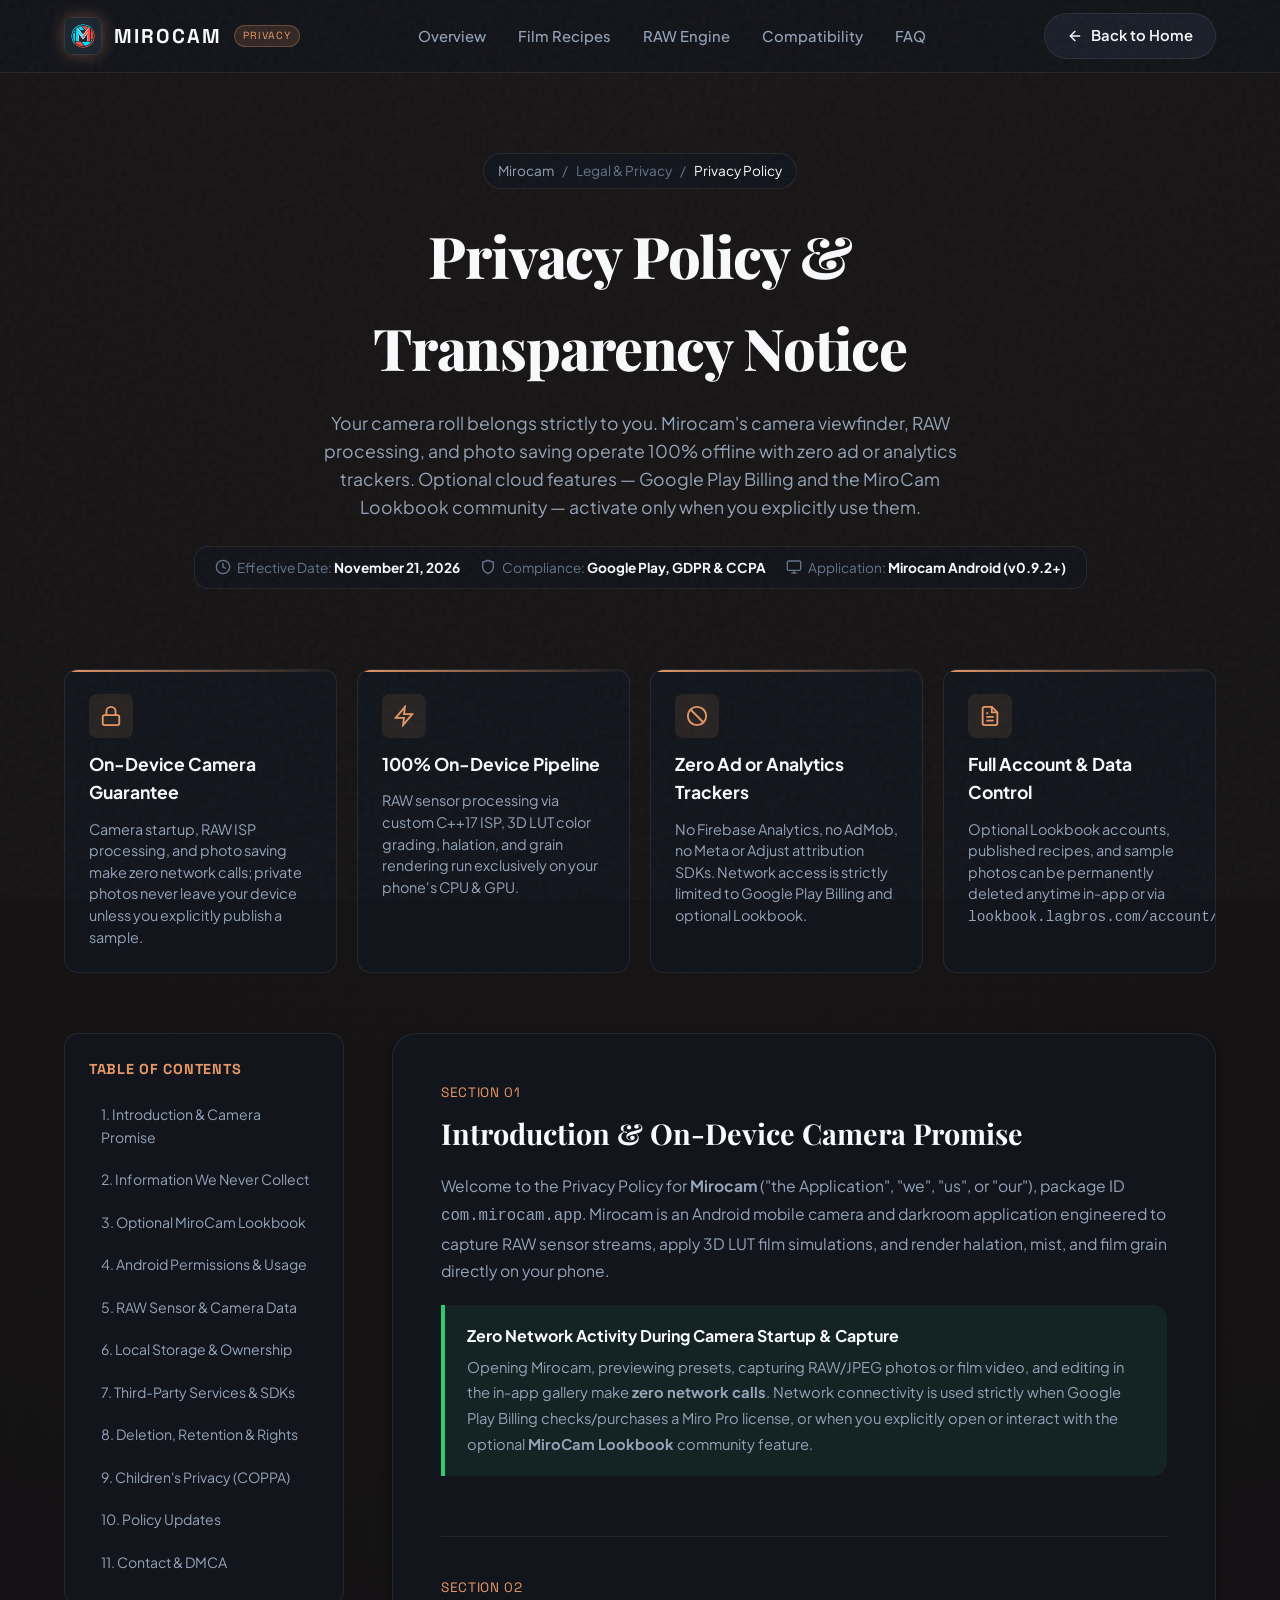
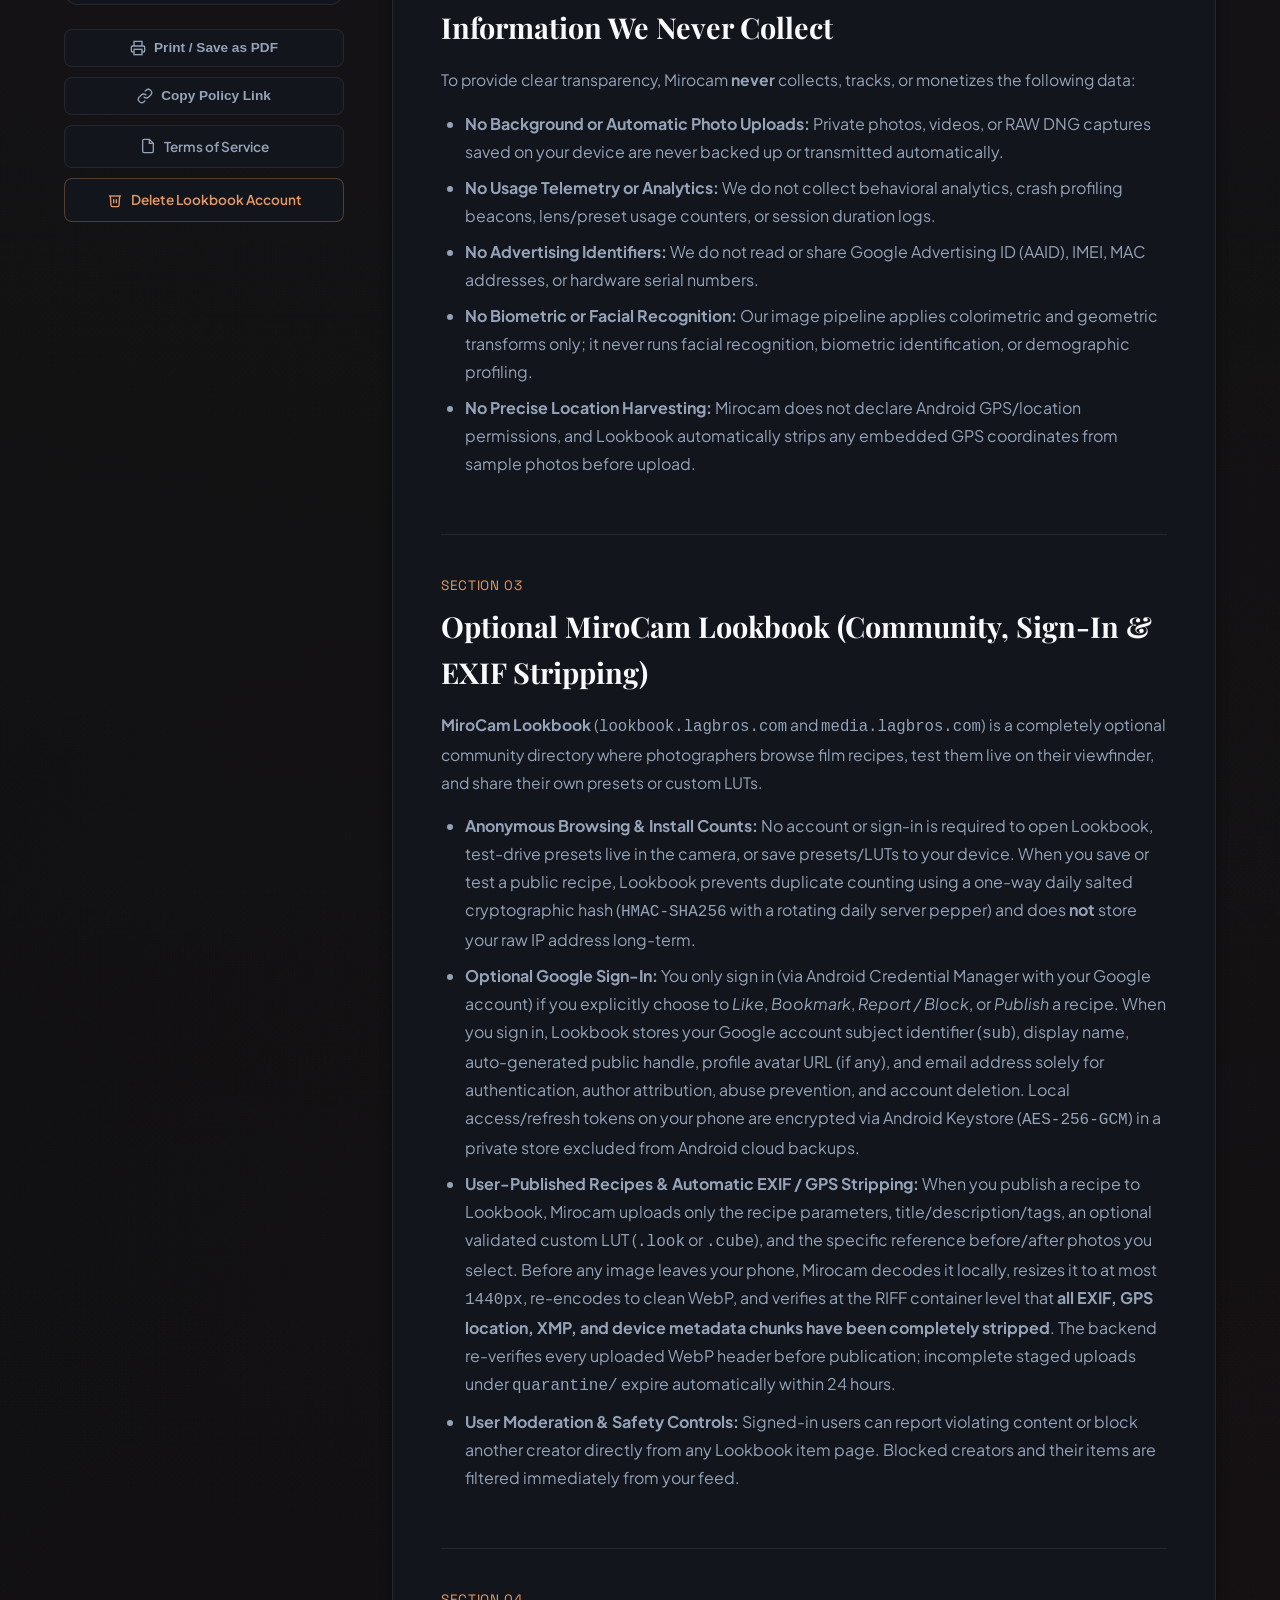
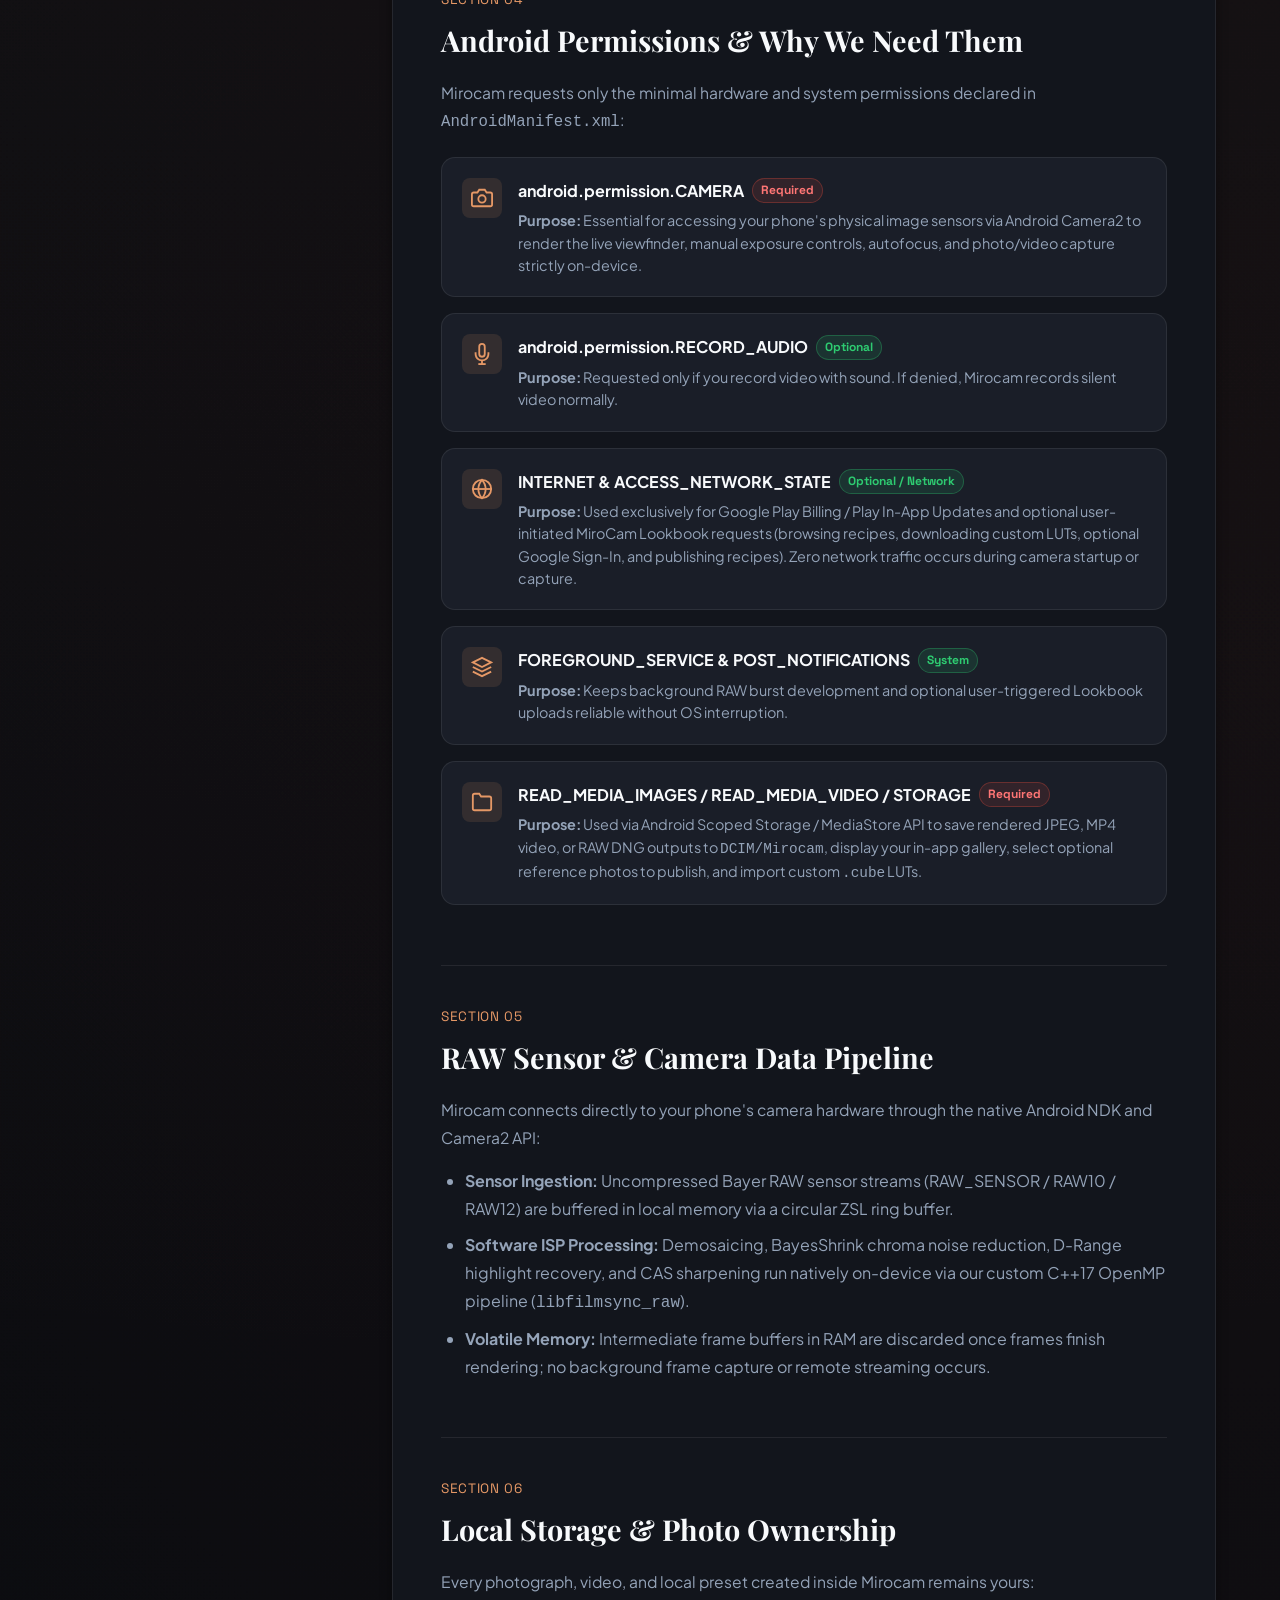
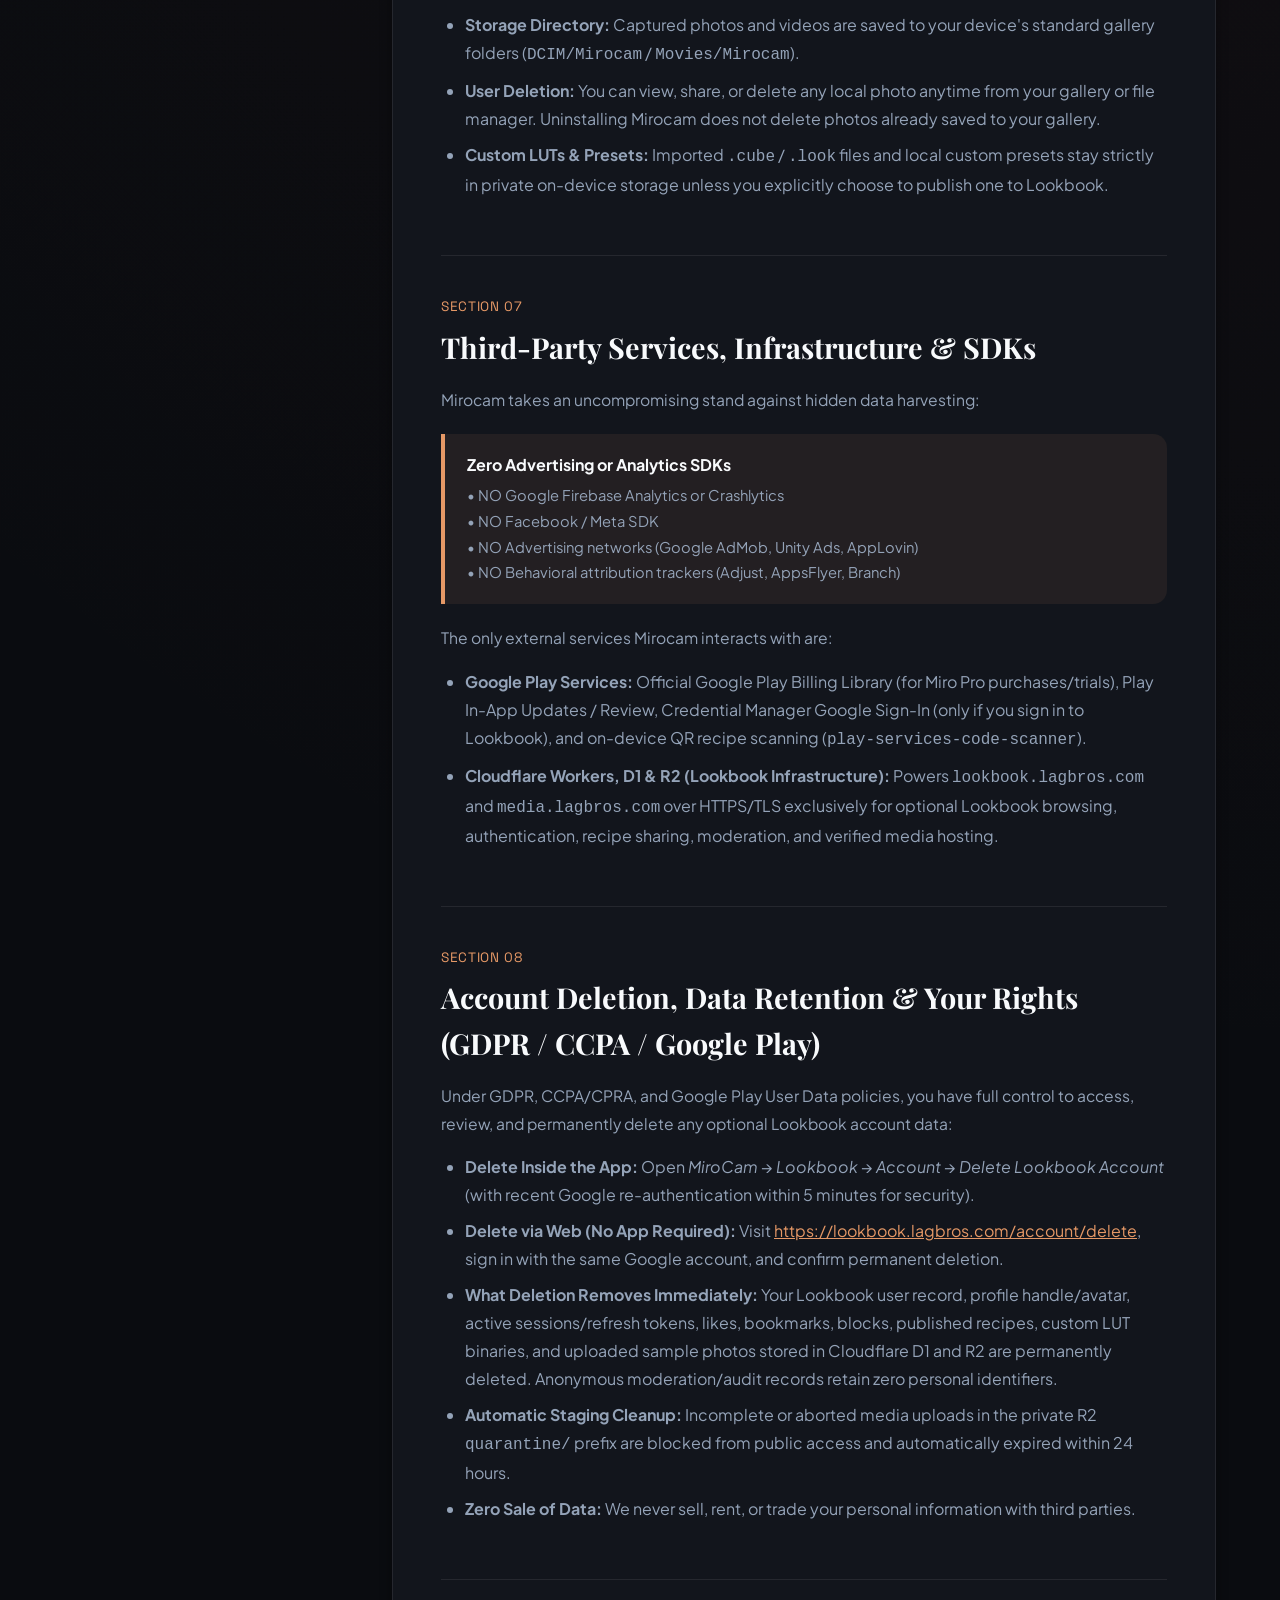
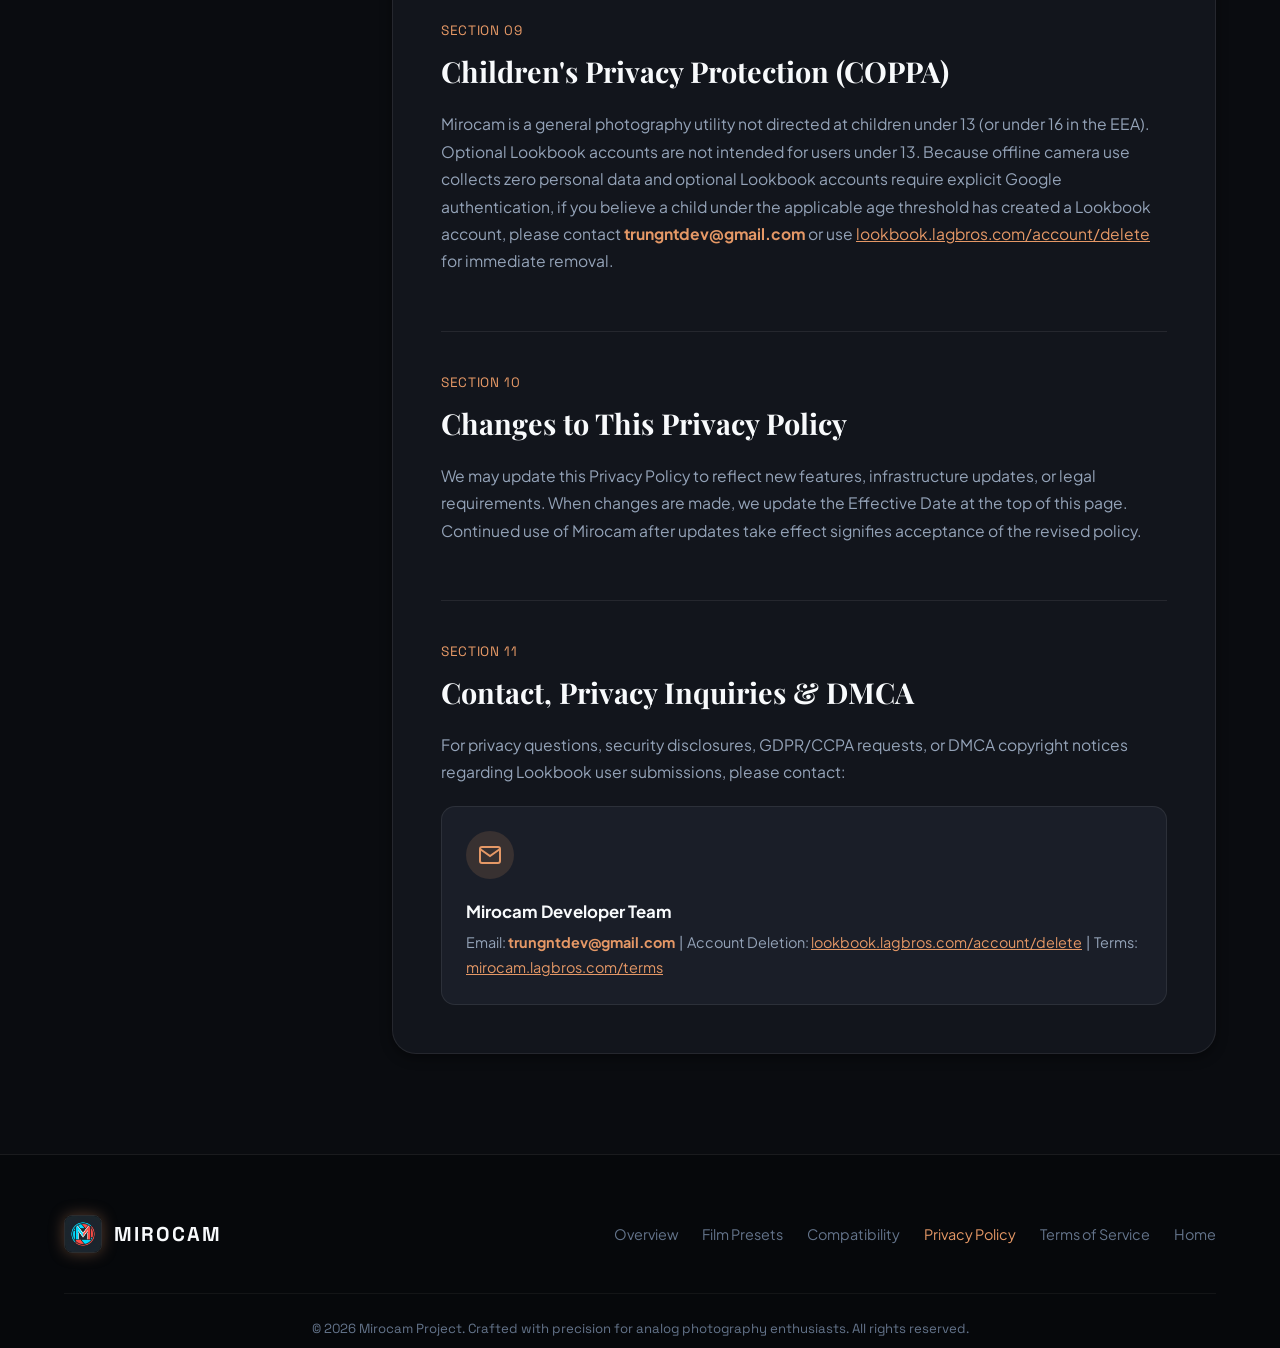
<file: privacy/index.html>
<!DOCTYPE html><html lang="en"><head><meta charset="UTF-8"><meta name="viewport" content="width=device-width, initial-scale=1.0"><title>Privacy Policy &amp; Transparency Notice — Mirocam</title><meta name="description" content="Official Privacy Policy for Mirocam Android RAW Film Camera &amp; Lookbook. Offline camera pipeline, zero ad/analytics trackers, EXIF-free optional community sharing, and full account deletion control."><meta name="keywords" content="film simulation, computational raw, android camera, 3d lut, custom isp, rangefinder camera, halation, film grain, d-range, analog photography"><link rel="canonical" href="https://mirocam.lagbros.com/privacy/"><!-- OpenGraph --><meta property="og:title" content="Mirocam — Shoot it right. No editing needed."><meta property="og:description" content="Custom C++ RAW ISP, real-time 60fps film viewfinder, ZSL burst merge, and analog film presets on Android."><meta property="og:image" content="/assets/hero_sample.jpg"><meta property="og:type" content="website"><meta property="og:url" content="https://mirocam.lagbros.com/privacy/"><meta name="theme-color" content="#0a0c10"><!-- Twitter Cards --><meta name="twitter:card" content="summary_large_image"><meta name="twitter:title" content="Privacy Policy &amp; Transparency Notice — Mirocam"><meta name="twitter:description" content="Official Privacy Policy for Mirocam Android RAW Film Camera &amp; Lookbook. Offline camera pipeline, zero ad/analytics trackers, EXIF-free optional community sharing, and full account deletion control."><meta name="twitter:image" content="/assets/hero_sample.jpg"><!-- Google Fonts Preconnect & Styles --><link rel="preconnect" href="https://fonts.googleapis.com"><link rel="preconnect" href="https://fonts.gstatic.com" crossorigin><link href="https://fonts.googleapis.com/css2?family=Playfair+Display:ital,wght@0,600;0,800;1,600&family=Plus+Jakarta+Sans:wght@400;500;600;700;800&family=Space+Grotesk:wght@500;600;700&display=swap" rel="stylesheet"><!-- Favicon --><link rel="icon" type="image/png" href="/assets/logo.png"><link rel="stylesheet" href="/_astro/Layout.BNJxIWvm.css"></head><body><!-- Grain Overlay --><div class="grain-overlay" aria-hidden="true"></div><nav class="navbar" aria-label="Privacy Navigation"><div class="container nav-inner"><a href="/" class="brand-link" title="Return to Mirocam Home"><img src="/assets/logo.png" alt="Mirocam Logo" class="brand-logo" width="40" height="40"><span class="brand-text">Mirocam</span><span class="brand-badge">PRIVACY</span></a><ul class="nav-links"><li><a href="/#overview">Overview</a></li><li><a href="/#recipes">Film Recipes</a></li><li><a href="/#technology">RAW Engine</a></li><li><a href="/#specs">Compatibility</a></li><li><a href="/#faq">FAQ</a></li></ul><div class="nav-actions"><a href="/" class="btn btn-secondary"><svg width="16" height="16" viewBox="0 0 24 24" fill="none" stroke="currentColor" stroke-width="2" stroke-linecap="round" stroke-linejoin="round" aria-hidden="true"><line x1="19" y1="12" x2="5" y2="12"></line><polyline points="12 19 5 12 12 5"></polyline></svg>Back to Home</a></div></div></nav><header class="policy-hero"><div class="container"><div class="policy-breadcrumb"><a href="/">Mirocam</a><span>/</span><span>Legal &amp; Privacy</span><span>/</span><span style="color:var(--text-primary)">Privacy Policy</span></div><h1>Privacy Policy &amp;<br><span class="gradient-text">Transparency Notice</span></h1><p>Your camera roll belongs strictly to you. Mirocam's camera viewfinder, RAW processing, and photo saving operate 100% offline with zero ad or analytics trackers. Optional cloud features — Google Play Billing and the MiroCam Lookbook community — activate only when you explicitly use them.</p><div class="policy-meta-bar"><div class="policy-meta-item"><svg width="16" height="16" viewBox="0 0 24 24" fill="none" stroke="currentColor" stroke-width="2" aria-hidden="true"><circle cx="12" cy="12" r="10"></circle><polyline points="12 6 12 12 16 14"></polyline></svg><span>Effective Date: <strong>November 21, 2026</strong></span></div><div class="policy-meta-item"><svg width="16" height="16" viewBox="0 0 24 24" fill="none" stroke="currentColor" stroke-width="2" aria-hidden="true"><path d="M12 22s8-4 8-10V5l-8-3-8 3v7c0 6 8 10 8 10z"></path></svg><span>Compliance: <strong>Google Play, GDPR &amp; CCPA</strong></span></div><div class="policy-meta-item"><svg width="16" height="16" viewBox="0 0 24 24" fill="none" stroke="currentColor" stroke-width="2" aria-hidden="true"><rect x="2" y="3" width="20" height="14" rx="2" ry="2"></rect><line x1="8" y1="21" x2="16" y2="21"></line><line x1="12" y1="17" x2="12" y2="21"></line></svg><span>Application: <strong>Mirocam Android (v0.9.2+)</strong></span></div></div></div></header><main class="container"><!-- Highlights Grid --><div class="policy-highlights"><div class="highlight-card"><div class="highlight-icon"><svg width="22" height="22" viewBox="0 0 24 24" fill="none" stroke="currentColor" stroke-width="2" aria-hidden="true"><rect x="3" y="11" width="18" height="11" rx="2" ry="2"></rect><path d="M7 11V7a5 5 0 0 1 10 0v4"></path></svg></div><h4>On-Device Camera Guarantee</h4><p>Camera startup, RAW ISP processing, and photo saving make zero network calls; private photos never leave your device unless you explicitly publish a sample.</p></div><div class="highlight-card"><div class="highlight-icon"><svg width="22" height="22" viewBox="0 0 24 24" fill="none" stroke="currentColor" stroke-width="2" aria-hidden="true"><polygon points="13 2 3 14 12 14 11 22 21 10 12 10 13 2"></polygon></svg></div><h4>100% On-Device Pipeline</h4><p>RAW sensor processing via custom C++17 ISP, 3D LUT color grading, halation, and grain rendering run exclusively on your phone's CPU &amp; GPU.</p></div><div class="highlight-card"><div class="highlight-icon"><svg width="22" height="22" viewBox="0 0 24 24" fill="none" stroke="currentColor" stroke-width="2" aria-hidden="true"><circle cx="12" cy="12" r="10"></circle><line x1="4.93" y1="4.93" x2="19.07" y2="19.07"></line></svg></div><h4>Zero Ad or Analytics Trackers</h4><p>No Firebase Analytics, no AdMob, no Meta or Adjust attribution SDKs. Network access is strictly limited to Google Play Billing and optional Lookbook.</p></div><div class="highlight-card"><div class="highlight-icon"><svg width="22" height="22" viewBox="0 0 24 24" fill="none" stroke="currentColor" stroke-width="2" aria-hidden="true"><path d="M14 2H6a2 2 0 0 0-2 2v16a2 2 0 0 0 2 2h12a2 2 0 0 0 2-2V8z"></path><polyline points="14 2 14 8 20 8"></polyline><line x1="16" y1="13" x2="8" y2="13"></line><line x1="16" y1="17" x2="8" y2="17"></line><polyline points="10 9 9 9 8 9"></polyline></svg></div><h4>Full Account &amp; Data Control</h4><p>Optional Lookbook accounts, published recipes, and sample photos can be permanently deleted anytime in-app or via <code>lookbook.lagbros.com/account/delete</code>.</p></div></div><!-- Two Column Layout: Sticky TOC + Content --><div class="policy-layout"><!-- Sidebar TOC --><aside class="policy-sidebar"><nav class="policy-toc" aria-label="Table of contents"><h3>Table of Contents</h3><ul class="toc-list" id="tocList"><li><a href="#section-1" class="active">1. Introduction &amp; Camera Promise</a></li><li><a href="#section-2">2. Information We Never Collect</a></li><li><a href="#section-3">3. Optional MiroCam Lookbook</a></li><li><a href="#section-4">4. Android Permissions &amp; Usage</a></li><li><a href="#section-5">5. RAW Sensor &amp; Camera Data</a></li><li><a href="#section-6">6. Local Storage &amp; Ownership</a></li><li><a href="#section-7">7. Third-Party Services &amp; SDKs</a></li><li><a href="#section-8">8. Deletion, Retention &amp; Rights</a></li><li><a href="#section-9">9. Children's Privacy (COPPA)</a></li><li><a href="#section-10">10. Policy Updates</a></li><li><a href="#section-11">11. Contact &amp; DMCA</a></li></ul></nav><div class="policy-actions"><button class="policy-btn" id="printBtn" type="button"><svg width="16" height="16" viewBox="0 0 24 24" fill="none" stroke="currentColor" stroke-width="2" aria-hidden="true"><polyline points="6 9 6 2 18 2 18 9"></polyline><path d="M6 18H4a2 2 0 0 1-2-2v-5a2 2 0 0 1 2-2h16a2 2 0 0 1 2 2v5a2 2 0 0 1-2 2h-2"></path><rect x="6" y="14" width="12" height="8"></rect></svg>Print / Save as PDF</button><button class="policy-btn" id="copyLinkBtn" type="button"><svg width="16" height="16" viewBox="0 0 24 24" fill="none" stroke="currentColor" stroke-width="2" aria-hidden="true"><path d="M10 13a5 5 0 0 0 7.54.54l3-3a5 5 0 0 0-7.07-7.07l-1.72 1.71"></path><path d="M14 11a5 5 0 0 0-7.54-.54l-3 3a5 5 0 0 0 7.07 7.07l1.71-1.71"></path></svg>Copy Policy Link</button><a href="/terms" class="policy-btn"><svg width="16" height="16" viewBox="0 0 24 24" fill="none" stroke="currentColor" stroke-width="2" aria-hidden="true"><path d="M14 2H6a2 2 0 0 0-2 2v16a2 2 0 0 0 2 2h12a2 2 0 0 0 2-2V8z"></path><polyline points="14 2 14 8 20 8"></polyline></svg>Terms of Service</a><a href="https://lookbook.lagbros.com/account/delete" class="policy-btn" style="color:var(--accent-amber); border-color:rgba(229, 152, 102, 0.3);"><svg width="16" height="16" viewBox="0 0 24 24" fill="none" stroke="currentColor" stroke-width="2" aria-hidden="true"><polyline points="3 6 5 6 21 6"></polyline><path d="M19 6l-1 14a2 2 0 0 1-2 2H8a2 2 0 0 1-2-2L5 6"></path><path d="M10 11v6"></path><path d="M14 11v6"></path></svg>Delete Lookbook Account</a></div></aside><!-- Main Policy Article --><article class="policy-article"><!-- Section 1 --><section class="policy-section" id="section-1"><div class="policy-section-num">SECTION 01</div><h2>Introduction &amp; On-Device Camera Promise</h2><p>Welcome to the Privacy Policy for <strong>Mirocam</strong> ("the Application", "we", "us", or "our"), package ID <code>com.mirocam.app</code>. Mirocam is an Android mobile camera and darkroom application engineered to capture RAW sensor streams, apply 3D LUT film simulations, and render halation, mist, and film grain directly on your phone.</p><div class="policy-callout highlight-success"><h4>Zero Network Activity During Camera Startup &amp; Capture</h4><p>Opening Mirocam, previewing presets, capturing RAW/JPEG photos or film video, and editing in the in-app gallery make <strong>zero network calls</strong>. Network connectivity is used strictly when Google Play Billing checks/purchases a Miro Pro license, or when you explicitly open or interact with the optional <strong>MiroCam Lookbook</strong> community feature.</p></div></section><!-- Section 2 --><section class="policy-section" id="section-2"><div class="policy-section-num">SECTION 02</div><h2>Information We Never Collect</h2><p>To provide clear transparency, Mirocam <strong>never</strong> collects, tracks, or monetizes the following data:</p><ul><li><strong>No Background or Automatic Photo Uploads:</strong> Private photos, videos, or RAW DNG captures saved on your device are never backed up or transmitted automatically.</li><li><strong>No Usage Telemetry or Analytics:</strong> We do not collect behavioral analytics, crash profiling beacons, lens/preset usage counters, or session duration logs.</li><li><strong>No Advertising Identifiers:</strong> We do not read or share Google Advertising ID (AAID), IMEI, MAC addresses, or hardware serial numbers.</li><li><strong>No Biometric or Facial Recognition:</strong> Our image pipeline applies colorimetric and geometric transforms only; it never runs facial recognition, biometric identification, or demographic profiling.</li><li><strong>No Precise Location Harvesting:</strong> Mirocam does not declare Android GPS/location permissions, and Lookbook automatically strips any embedded GPS coordinates from sample photos before upload.</li></ul></section><!-- Section 3 --><section class="policy-section" id="section-3"><div class="policy-section-num">SECTION 03</div><h2>Optional MiroCam Lookbook (Community, Sign-In &amp; EXIF Stripping)</h2><p><strong>MiroCam Lookbook</strong> (<code>lookbook.lagbros.com</code> and <code>media.lagbros.com</code>) is a completely optional community directory where photographers browse film recipes, test them live on their viewfinder, and share their own presets or custom LUTs.</p><ul><li><strong>Anonymous Browsing &amp; Install Counts:</strong> No account or sign-in is required to open Lookbook, test-drive presets live in the camera, or save presets/LUTs to your device. When you save or test a public recipe, Lookbook prevents duplicate counting using a one-way daily salted cryptographic hash (<code>HMAC-SHA256</code> with a rotating daily server pepper) and does <strong>not</strong> store your raw IP address long-term.</li><li><strong>Optional Google Sign-In:</strong> You only sign in (via Android Credential Manager with your Google account) if you explicitly choose to <em>Like</em>, <em>Bookmark</em>, <em>Report / Block</em>, or <em>Publish</em> a recipe. When you sign in, Lookbook stores your Google account subject identifier (<code>sub</code>), display name, auto-generated public handle, profile avatar URL (if any), and email address solely for authentication, author attribution, abuse prevention, and account deletion. Local access/refresh tokens on your phone are encrypted via Android Keystore (<code>AES-256-GCM</code>) in a private store excluded from Android cloud backups.</li><li><strong>User-Published Recipes &amp; Automatic EXIF / GPS Stripping:</strong> When you publish a recipe to Lookbook, Mirocam uploads only the recipe parameters, title/description/tags, an optional validated custom LUT (<code>.look</code> or <code>.cube</code>), and the specific reference before/after photos you select. Before any image leaves your phone, Mirocam decodes it locally, resizes it to at most <code>1440px</code>, re-encodes to clean WebP, and verifies at the RIFF container level that <strong>all EXIF, GPS location, XMP, and device metadata chunks have been completely stripped</strong>. The backend re-verifies every uploaded WebP header before publication; incomplete staged uploads under <code>quarantine/</code> expire automatically within 24 hours.</li><li><strong>User Moderation &amp; Safety Controls:</strong> Signed-in users can report violating content or block another creator directly from any Lookbook item page. Blocked creators and their items are filtered immediately from your feed.</li></ul></section><!-- Section 4 --><section class="policy-section" id="section-4"><div class="policy-section-num">SECTION 04</div><h2>Android Permissions &amp; Why We Need Them</h2><p>Mirocam requests only the minimal hardware and system permissions declared in <code>AndroidManifest.xml</code>:</p><div class="permissions-grid"><!-- CAMERA --><div class="perm-card"><div class="perm-icon"><svg width="22" height="22" viewBox="0 0 24 24" fill="none" stroke="currentColor" stroke-width="2" aria-hidden="true"><path d="M23 19a2 2 0 0 1-2 2H3a2 2 0 0 1-2-2V8a2 2 0 0 1 2-2h4l2-3h6l2 3h4a2 2 0 0 1 2 2z"></path><circle cx="12" cy="13" r="4"></circle></svg></div><div class="perm-details"><h4>android.permission.CAMERA<span class="perm-tag required">Required</span></h4><p><strong>Purpose:</strong> Essential for accessing your phone's physical image sensors via Android Camera2 to render the live viewfinder, manual exposure controls, autofocus, and photo/video capture strictly on-device.</p></div></div><!-- AUDIO RECORDING --><div class="perm-card"><div class="perm-icon"><svg width="22" height="22" viewBox="0 0 24 24" fill="none" stroke="currentColor" stroke-width="2" aria-hidden="true"><path d="M12 1a3 3 0 0 0-3 3v8a3 3 0 0 0 6 0V4a3 3 0 0 0-3-3z"></path><path d="M19 10v2a7 7 0 0 1-14 0v-2"></path><line x1="12" y1="19" x2="12" y2="23"></line><line x1="8" y1="23" x2="16" y2="23"></line></svg></div><div class="perm-details"><h4>android.permission.RECORD_AUDIO<span class="perm-tag optional">Optional</span></h4><p><strong>Purpose:</strong> Requested only if you record video with sound. If denied, Mirocam records silent video normally.</p></div></div><!-- INTERNET --><div class="perm-card"><div class="perm-icon"><svg width="22" height="22" viewBox="0 0 24 24" fill="none" stroke="currentColor" stroke-width="2" aria-hidden="true"><circle cx="12" cy="12" r="10"></circle><line x1="2" y1="12" x2="22" y2="12"></line><path d="M12 2a15.3 15.3 0 0 1 4 10 15.3 15.3 0 0 1-4 10 15.3 15.3 0 0 1-4-10 15.3 15.3 0 0 1 4-10z"></path></svg></div><div class="perm-details"><h4>INTERNET &amp; ACCESS_NETWORK_STATE<span class="perm-tag optional">Optional / Network</span></h4><p><strong>Purpose:</strong> Used exclusively for Google Play Billing / Play In-App Updates and optional user-initiated MiroCam Lookbook requests (browsing recipes, downloading custom LUTs, optional Google Sign-In, and publishing recipes). Zero network traffic occurs during camera startup or capture.</p></div></div><!-- FOREGROUND SERVICE --><div class="perm-card"><div class="perm-icon"><svg width="22" height="22" viewBox="0 0 24 24" fill="none" stroke="currentColor" stroke-width="2" aria-hidden="true"><polygon points="12 2 2 7 12 12 22 7 12 2"></polygon><polyline points="2 17 12 22 22 17"></polyline><polyline points="2 12 12 17 22 12"></polyline></svg></div><div class="perm-details"><h4>FOREGROUND_SERVICE &amp; POST_NOTIFICATIONS<span class="perm-tag optional">System</span></h4><p><strong>Purpose:</strong> Keeps background RAW burst development and optional user-triggered Lookbook uploads reliable without OS interruption.</p></div></div><!-- STORAGE --><div class="perm-card"><div class="perm-icon"><svg width="22" height="22" viewBox="0 0 24 24" fill="none" stroke="currentColor" stroke-width="2" aria-hidden="true"><path d="M22 19a2 2 0 0 1-2 2H4a2 2 0 0 1-2-2V5a2 2 0 0 1 2-2h5l2 3h9a2 2 0 0 1 2 2z"></path></svg></div><div class="perm-details"><h4>READ_MEDIA_IMAGES / READ_MEDIA_VIDEO / STORAGE<span class="perm-tag required">Required</span></h4><p><strong>Purpose:</strong> Used via Android Scoped Storage / MediaStore API to save rendered JPEG, MP4 video, or RAW DNG outputs to <code>DCIM/Mirocam</code>, display your in-app gallery, select optional reference photos to publish, and import custom <code>.cube</code> LUTs.</p></div></div></div></section><!-- Section 5 --><section class="policy-section" id="section-5"><div class="policy-section-num">SECTION 05</div><h2>RAW Sensor &amp; Camera Data Pipeline</h2><p>Mirocam connects directly to your phone's camera hardware through the native Android NDK and Camera2 API:</p><ul><li><strong>Sensor Ingestion:</strong> Uncompressed Bayer RAW sensor streams (RAW_SENSOR / RAW10 / RAW12) are buffered in local memory via a circular ZSL ring buffer.</li><li><strong>Software ISP Processing:</strong> Demosaicing, BayesShrink chroma noise reduction, D-Range highlight recovery, and CAS sharpening run natively on-device via our custom C++17 OpenMP pipeline (<code>libfilmsync_raw</code>).</li><li><strong>Volatile Memory:</strong> Intermediate frame buffers in RAM are discarded once frames finish rendering; no background frame capture or remote streaming occurs.</li></ul></section><!-- Section 6 --><section class="policy-section" id="section-6"><div class="policy-section-num">SECTION 06</div><h2>Local Storage &amp; Photo Ownership</h2><p>Every photograph, video, and local preset created inside Mirocam remains yours:</p><ul><li><strong>Storage Directory:</strong> Captured photos and videos are saved to your device's standard gallery folders (<code>DCIM/Mirocam</code> / <code>Movies/Mirocam</code>).</li><li><strong>User Deletion:</strong> You can view, share, or delete any local photo anytime from your gallery or file manager. Uninstalling Mirocam does not delete photos already saved to your gallery.</li><li><strong>Custom LUTs &amp; Presets:</strong> Imported <code>.cube</code> / <code>.look</code> files and local custom presets stay strictly in private on-device storage unless you explicitly choose to publish one to Lookbook.</li></ul></section><!-- Section 7 --><section class="policy-section" id="section-7"><div class="policy-section-num">SECTION 07</div><h2>Third-Party Services, Infrastructure &amp; SDKs</h2><p>Mirocam takes an uncompromising stand against hidden data harvesting:</p><div class="policy-callout"><h4>Zero Advertising or Analytics SDKs</h4><p>• NO Google Firebase Analytics or Crashlytics<br>• NO Facebook / Meta SDK<br>• NO Advertising networks (Google AdMob, Unity Ads, AppLovin)<br>• NO Behavioral attribution trackers (Adjust, AppsFlyer, Branch)</p></div><p>The only external services Mirocam interacts with are:</p><ul><li><strong>Google Play Services:</strong> Official Google Play Billing Library (for Miro Pro purchases/trials), Play In-App Updates / Review, Credential Manager Google Sign-In (only if you sign in to Lookbook), and on-device QR recipe scanning (<code>play-services-code-scanner</code>).</li><li><strong>Cloudflare Workers, D1 &amp; R2 (Lookbook Infrastructure):</strong> Powers <code>lookbook.lagbros.com</code> and <code>media.lagbros.com</code> over HTTPS/TLS exclusively for optional Lookbook browsing, authentication, recipe sharing, moderation, and verified media hosting.</li></ul></section><!-- Section 8 --><section class="policy-section" id="section-8"><div class="policy-section-num">SECTION 08</div><h2>Account Deletion, Data Retention &amp; Your Rights (GDPR / CCPA / Google Play)</h2><p>Under GDPR, CCPA/CPRA, and Google Play User Data policies, you have full control to access, review, and permanently delete any optional Lookbook account data:</p><ul><li><strong>Delete Inside the App:</strong> Open <em>MiroCam → Lookbook → Account → Delete Lookbook Account</em> (with recent Google re-authentication within 5 minutes for security).</li><li><strong>Delete via Web (No App Required):</strong> Visit <a href="https://lookbook.lagbros.com/account/delete" style="color:var(--accent-amber);">https://lookbook.lagbros.com/account/delete</a>, sign in with the same Google account, and confirm permanent deletion.</li><li><strong>What Deletion Removes Immediately:</strong> Your Lookbook user record, profile handle/avatar, active sessions/refresh tokens, likes, bookmarks, blocks, published recipes, custom LUT binaries, and uploaded sample photos stored in Cloudflare D1 and R2 are permanently deleted. Anonymous moderation/audit records retain zero personal identifiers.</li><li><strong>Automatic Staging Cleanup:</strong> Incomplete or aborted media uploads in the private R2 <code>quarantine/</code> prefix are blocked from public access and automatically expired within 24 hours.</li><li><strong>Zero Sale of Data:</strong> We never sell, rent, or trade your personal information with third parties.</li></ul></section><!-- Section 9 --><section class="policy-section" id="section-9"><div class="policy-section-num">SECTION 09</div><h2>Children's Privacy Protection (COPPA)</h2><p>Mirocam is a general photography utility not directed at children under 13 (or under 16 in the EEA). Optional Lookbook accounts are not intended for users under 13. Because offline camera use collects zero personal data and optional Lookbook accounts require explicit Google authentication, if you believe a child under the applicable age threshold has created a Lookbook account, please contact <strong style="color:var(--accent-amber);">trungntdev@gmail.com</strong> or use <a href="https://lookbook.lagbros.com/account/delete" style="color:var(--accent-amber);">lookbook.lagbros.com/account/delete</a> for immediate removal.</p></section><!-- Section 10 --><section class="policy-section" id="section-10"><div class="policy-section-num">SECTION 10</div><h2>Changes to This Privacy Policy</h2><p>We may update this Privacy Policy to reflect new features, infrastructure updates, or legal requirements. When changes are made, we update the Effective Date at the top of this page. Continued use of Mirocam after updates take effect signifies acceptance of the revised policy.</p></section><!-- Section 11 --><section class="policy-section" id="section-11"><div class="policy-section-num">SECTION 11</div><h2>Contact, Privacy Inquiries &amp; DMCA</h2><p>For privacy questions, security disclosures, GDPR/CCPA requests, or DMCA copyright notices regarding Lookbook user submissions, please contact:</p><div class="contact-box"><div class="contact-box-icon"><svg width="24" height="24" viewBox="0 0 24 24" fill="none" stroke="currentColor" stroke-width="2" aria-hidden="true"><path d="M4 4h16c1.1 0 2 .9 2 2v12c0 1.1-.9 2-2 2H4c-1.1 0-2-.9-2-2V6c0-1.1.9-2 2-2z"></path><polyline points="22,6 12,13 2,6"></polyline></svg></div><div><h4 style="color:var(--text-primary); margin-bottom:4px; font-size:1.05rem;">Mirocam Developer Team</h4><p style="margin-bottom:0; font-size:0.9rem; color:var(--text-secondary);">Email: <strong style="color:var(--accent-amber);">trungntdev@gmail.com</strong> &nbsp;|&nbsp; Account Deletion: <a href="https://lookbook.lagbros.com/account/delete" style="color:var(--accent-amber);">lookbook.lagbros.com/account/delete</a> &nbsp;|&nbsp; Terms: <a href="/terms" style="color:var(--accent-amber);">mirocam.lagbros.com/terms</a></p></div></div></section></article></div></main><footer class="footer"><div class="container"><div class="footer-inner"><div class="brand-link"><img src="/assets/logo.png" alt="Mirocam Logo" class="brand-logo" width="40" height="40"><span class="brand-text">Mirocam</span></div><ul class="footer-links"><li><a href="/#overview">Overview</a></li><li><a href="/#recipes">Film Presets</a></li><li><a href="/#specs">Compatibility</a></li><li><a href="/privacy" style="color:var(--accent-amber);">Privacy Policy</a></li><li><a href="/terms">Terms of Service</a></li><li><a href="/">Home</a></li></ul></div><div class="footer-bottom">&copy; 2026 Mirocam Project. Crafted with precision for analog photography enthusiasts. All rights reserved.</div></div></footer><div id="toast" style="position:fixed; bottom:30px; right:30px; background:var(--bg-surface-elevated); border:1px solid var(--accent-amber); color:var(--text-primary); padding:12px 20px; border-radius:var(--radius-md); box-shadow:0 10px 25px rgba(0,0,0,0.5); opacity:0; pointer-events:none; transition:opacity 0.3s ease; z-index:9999; font-size:0.9rem; display:flex; align-items:center; gap:8px;"><svg width="18" height="18" viewBox="0 0 24 24" fill="none" stroke="#2ecc71" stroke-width="2" aria-hidden="true"><polyline points="20 6 9 17 4 12"></polyline></svg><span>Link copied to clipboard!</span></div></body></html><script type="module">function e(){document.getElementById(`printBtn`)?.addEventListener(`click`,()=>{window.print()}),document.getElementById(`copyLinkBtn`)?.addEventListener(`click`,()=>{let e=window.location.href;navigator.clipboard.writeText(e).then(()=>{let e=document.getElementById(`toast`);e&&(e.style.opacity=`1`,setTimeout(()=>{e.style.opacity=`0`},2400))}).catch(()=>{alert(`Policy URL: `+window.location.href)})});let e=document.querySelectorAll(`.policy-section`),t=document.querySelectorAll(`.toc-list a`);window.addEventListener(`scroll`,()=>{let n=``;e.forEach(e=>{let t=e.offsetTop-120;window.pageYOffset>=t&&(n=e.getAttribute(`id`)||``)}),t.forEach(e=>{e.classList.remove(`active`),e.getAttribute(`href`)===`#`+n&&e.classList.add(`active`)})},{passive:!0})}document.readyState===`loading`?document.addEventListener(`DOMContentLoaded`,e):e();</script>
</file>
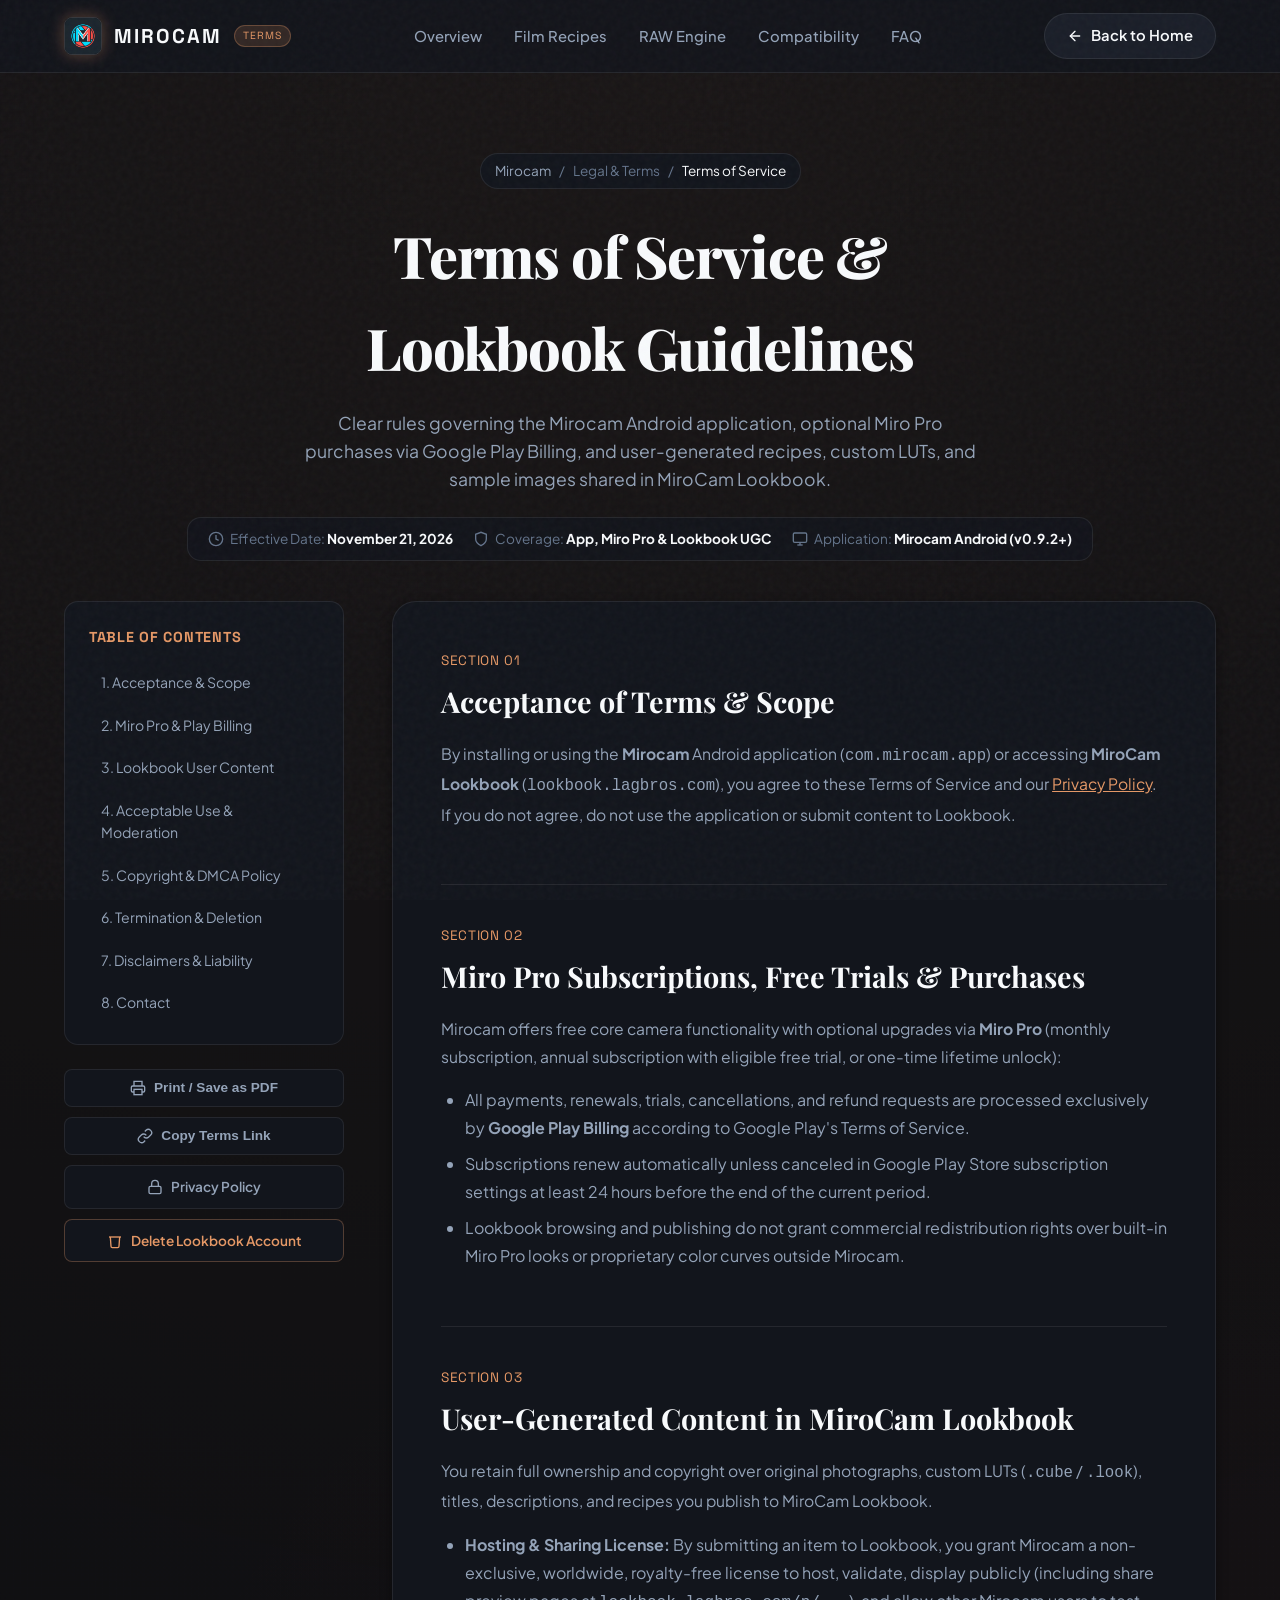
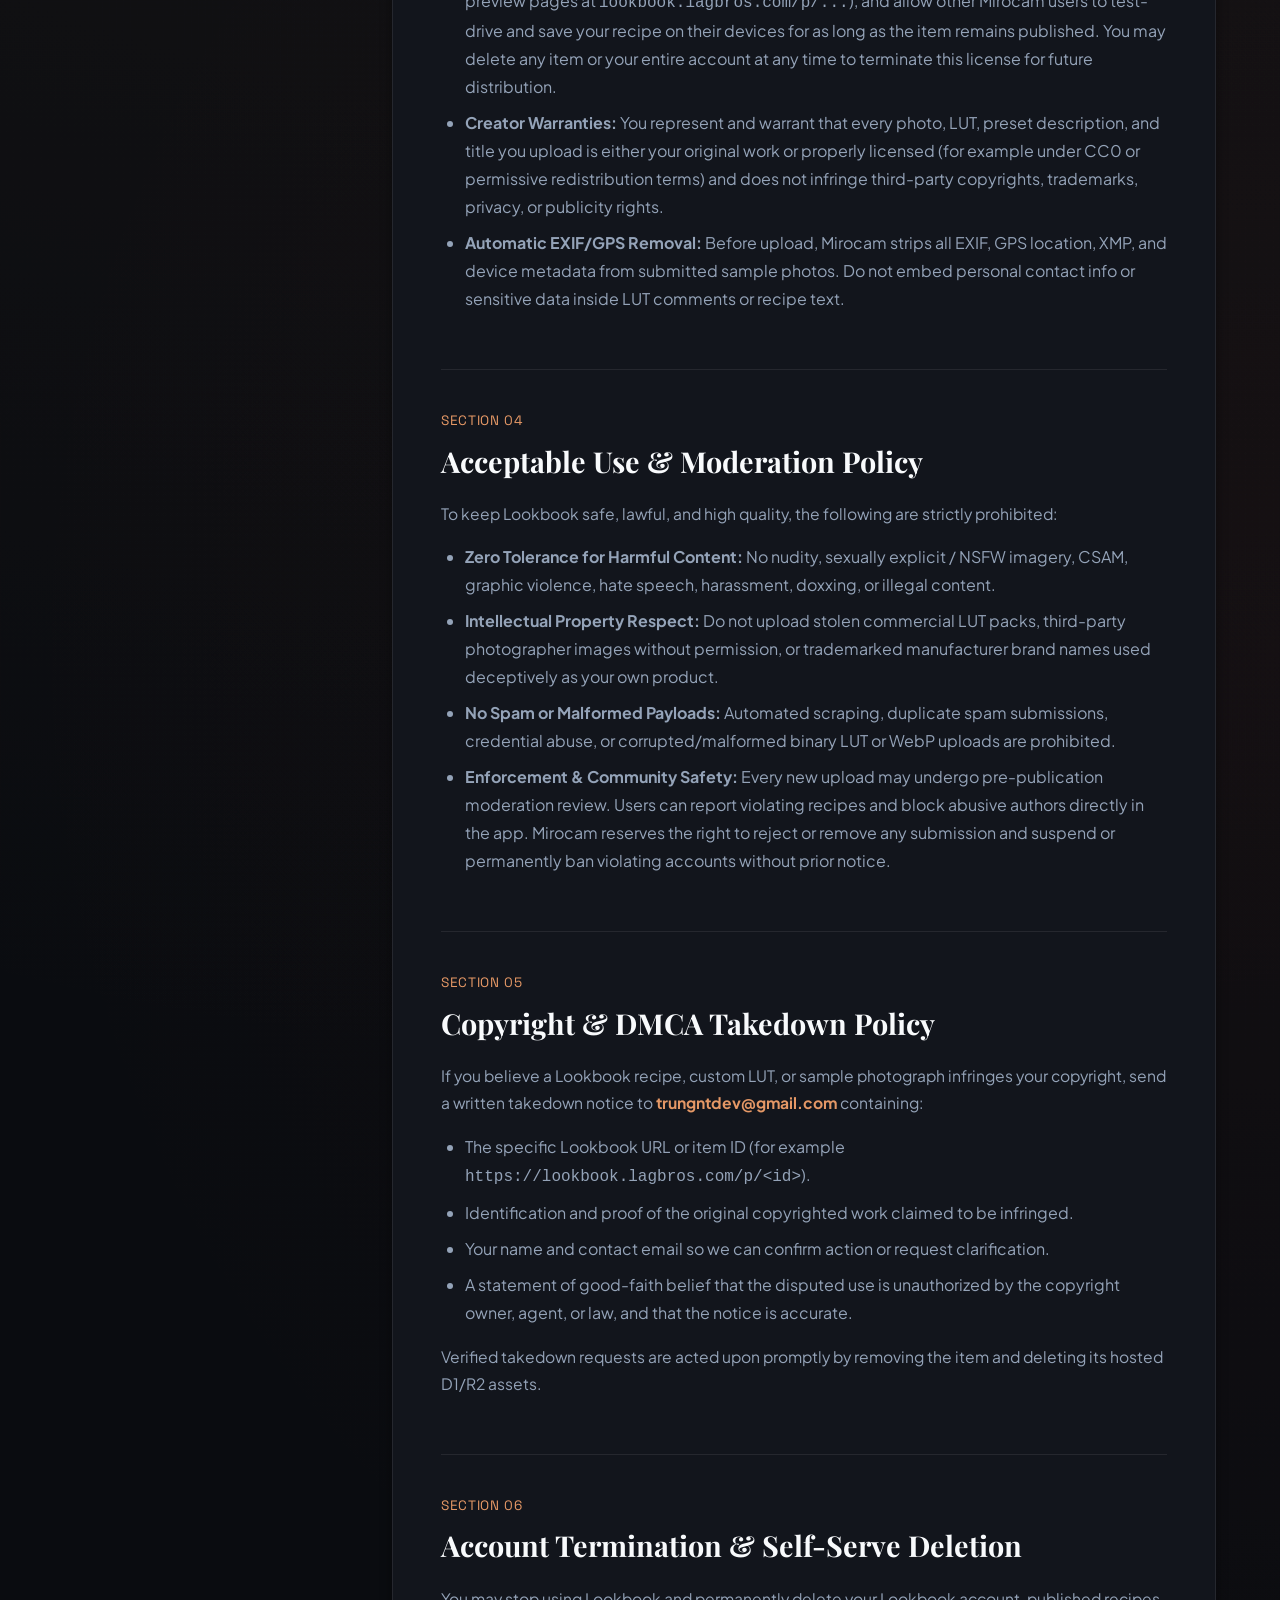
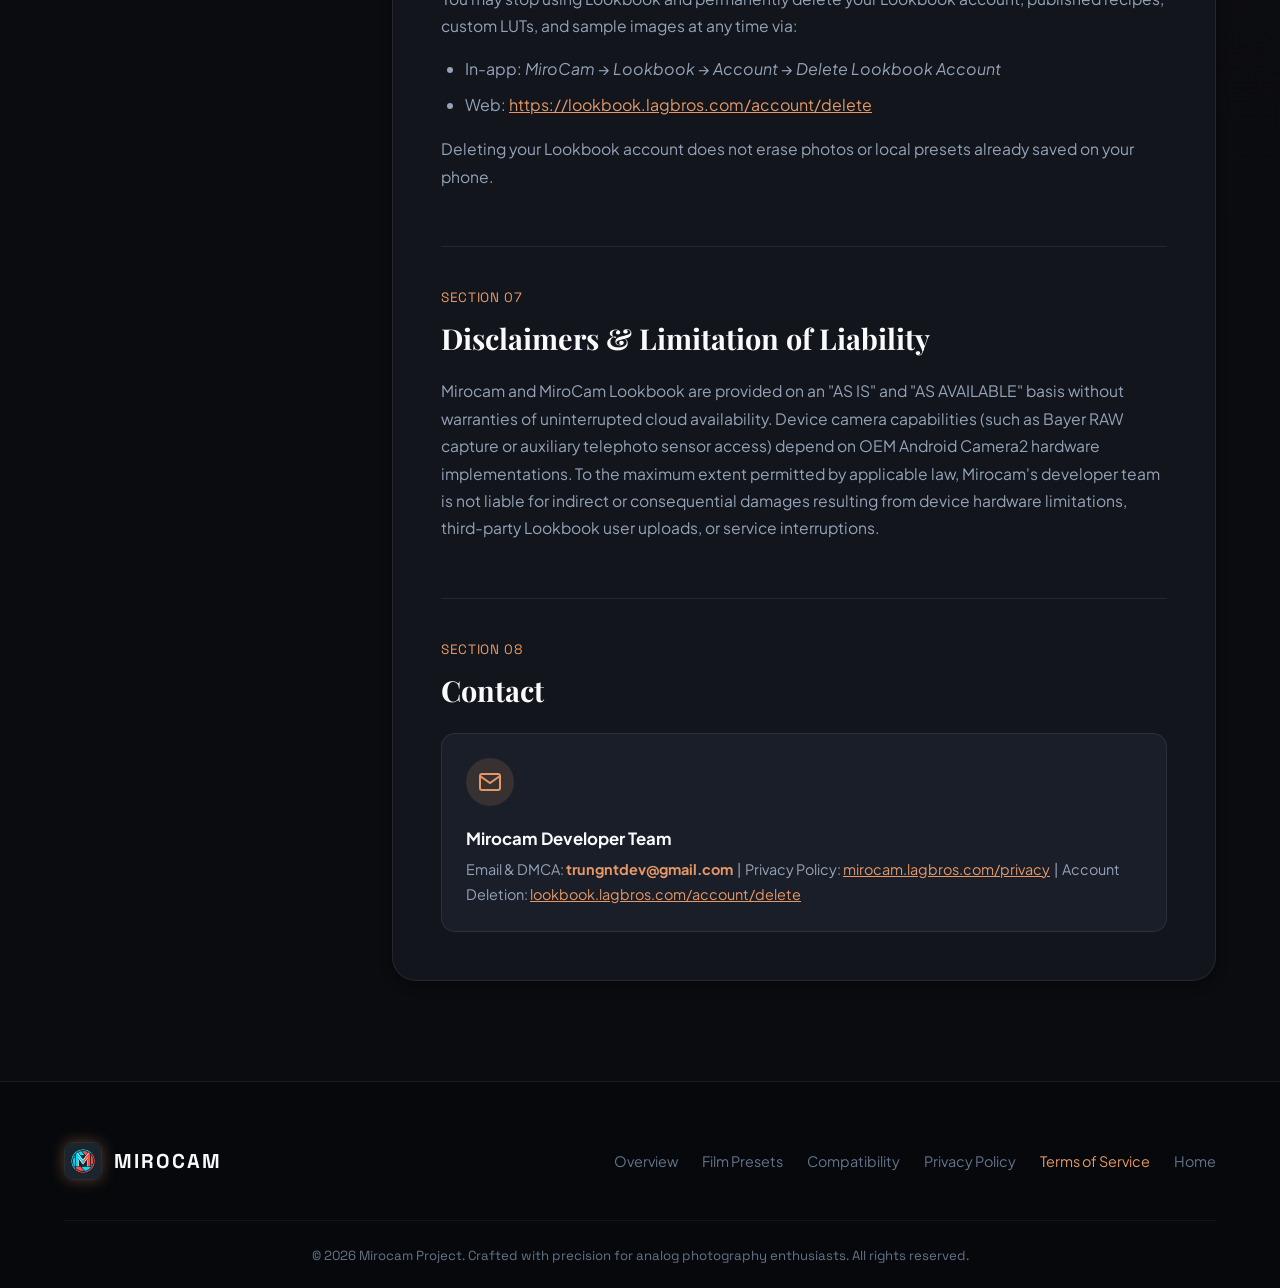
<file: terms/index.html>
<!DOCTYPE html><html lang="en"><head><meta charset="UTF-8"><meta name="viewport" content="width=device-width, initial-scale=1.0"><title>Terms of Service &amp; Community Guidelines — Mirocam</title><meta name="description" content="Terms of Service, Miro Pro billing terms, MiroCam Lookbook user-generated content rules, and DMCA copyright notice policy."><meta name="keywords" content="film simulation, computational raw, android camera, 3d lut, custom isp, rangefinder camera, halation, film grain, d-range, analog photography"><link rel="canonical" href="https://mirocam.lagbros.com/terms/"><!-- OpenGraph --><meta property="og:title" content="Mirocam — Shoot it right. No editing needed."><meta property="og:description" content="Custom C++ RAW ISP, real-time 60fps film viewfinder, ZSL burst merge, and analog film presets on Android."><meta property="og:image" content="/assets/hero_sample.jpg"><meta property="og:type" content="website"><meta property="og:url" content="https://mirocam.lagbros.com/terms/"><meta name="theme-color" content="#0a0c10"><!-- Twitter Cards --><meta name="twitter:card" content="summary_large_image"><meta name="twitter:title" content="Terms of Service &amp; Community Guidelines — Mirocam"><meta name="twitter:description" content="Terms of Service, Miro Pro billing terms, MiroCam Lookbook user-generated content rules, and DMCA copyright notice policy."><meta name="twitter:image" content="/assets/hero_sample.jpg"><!-- Google Fonts Preconnect & Styles --><link rel="preconnect" href="https://fonts.googleapis.com"><link rel="preconnect" href="https://fonts.gstatic.com" crossorigin><link href="https://fonts.googleapis.com/css2?family=Playfair+Display:ital,wght@0,600;0,800;1,600&family=Plus+Jakarta+Sans:wght@400;500;600;700;800&family=Space+Grotesk:wght@500;600;700&display=swap" rel="stylesheet"><!-- Favicon --><link rel="icon" type="image/png" href="/assets/logo.png"><link rel="stylesheet" href="/_astro/Layout.BNJxIWvm.css"></head><body><!-- Grain Overlay --><div class="grain-overlay" aria-hidden="true"></div><nav class="navbar" aria-label="Terms Navigation"><div class="container nav-inner"><a href="/" class="brand-link" title="Return to Mirocam Home"><img src="/assets/logo.png" alt="Mirocam Logo" class="brand-logo" width="40" height="40"><span class="brand-text">Mirocam</span><span class="brand-badge">TERMS</span></a><ul class="nav-links"><li><a href="/#overview">Overview</a></li><li><a href="/#recipes">Film Recipes</a></li><li><a href="/#technology">RAW Engine</a></li><li><a href="/#specs">Compatibility</a></li><li><a href="/#faq">FAQ</a></li></ul><div class="nav-actions"><a href="/" class="btn btn-secondary"><svg width="16" height="16" viewBox="0 0 24 24" fill="none" stroke="currentColor" stroke-width="2" stroke-linecap="round" stroke-linejoin="round" aria-hidden="true"><line x1="19" y1="12" x2="5" y2="12"></line><polyline points="12 19 5 12 12 5"></polyline></svg>Back to Home</a></div></div></nav><header class="policy-hero"><div class="container"><div class="policy-breadcrumb"><a href="/">Mirocam</a><span>/</span><span>Legal &amp; Terms</span><span>/</span><span style="color:var(--text-primary)">Terms of Service</span></div><h1>Terms of Service &amp;<br><span class="gradient-text">Lookbook Guidelines</span></h1><p>Clear rules governing the Mirocam Android application, optional Miro Pro purchases via Google Play Billing, and user-generated recipes, custom LUTs, and sample images shared in MiroCam Lookbook.</p><div class="policy-meta-bar"><div class="policy-meta-item"><svg width="16" height="16" viewBox="0 0 24 24" fill="none" stroke="currentColor" stroke-width="2" aria-hidden="true"><circle cx="12" cy="12" r="10"></circle><polyline points="12 6 12 12 16 14"></polyline></svg><span>Effective Date: <strong>November 21, 2026</strong></span></div><div class="policy-meta-item"><svg width="16" height="16" viewBox="0 0 24 24" fill="none" stroke="currentColor" stroke-width="2" aria-hidden="true"><path d="M12 22s8-4 8-10V5l-8-3-8 3v7c0 6 8 10 8 10z"></path></svg><span>Coverage: <strong>App, Miro Pro &amp; Lookbook UGC</strong></span></div><div class="policy-meta-item"><svg width="16" height="16" viewBox="0 0 24 24" fill="none" stroke="currentColor" stroke-width="2" aria-hidden="true"><rect x="2" y="3" width="20" height="14" rx="2" ry="2"></rect><line x1="8" y1="21" x2="16" y2="21"></line><line x1="12" y1="17" x2="12" y2="21"></line></svg><span>Application: <strong>Mirocam Android (v0.9.2+)</strong></span></div></div></div></header><main class="container"><div class="policy-layout"><!-- Sidebar TOC --><aside class="policy-sidebar"><nav class="policy-toc" aria-label="Table of contents"><h3>Table of Contents</h3><ul class="toc-list" id="tocList"><li><a href="#section-1" class="active">1. Acceptance &amp; Scope</a></li><li><a href="#section-2">2. Miro Pro &amp; Play Billing</a></li><li><a href="#section-3">3. Lookbook User Content</a></li><li><a href="#section-4">4. Acceptable Use &amp; Moderation</a></li><li><a href="#section-5">5. Copyright &amp; DMCA Policy</a></li><li><a href="#section-6">6. Termination &amp; Deletion</a></li><li><a href="#section-7">7. Disclaimers &amp; Liability</a></li><li><a href="#section-8">8. Contact</a></li></ul></nav><div class="policy-actions"><button class="policy-btn" id="printBtn" type="button"><svg width="16" height="16" viewBox="0 0 24 24" fill="none" stroke="currentColor" stroke-width="2" aria-hidden="true"><polyline points="6 9 6 2 18 2 18 9"></polyline><path d="M6 18H4a2 2 0 0 1-2-2v-5a2 2 0 0 1 2-2h16a2 2 0 0 1 2 2v5a2 2 0 0 1-2 2h-2"></path><rect x="6" y="14" width="12" height="8"></rect></svg>Print / Save as PDF</button><button class="policy-btn" id="copyLinkBtn" type="button"><svg width="16" height="16" viewBox="0 0 24 24" fill="none" stroke="currentColor" stroke-width="2" aria-hidden="true"><path d="M10 13a5 5 0 0 0 7.54.54l3-3a5 5 0 0 0-7.07-7.07l-1.72 1.71"></path><path d="M14 11a5 5 0 0 0-7.54-.54l-3 3a5 5 0 0 0 7.07 7.07l1.71-1.71"></path></svg>Copy Terms Link</button><a href="/privacy" class="policy-btn"><svg width="16" height="16" viewBox="0 0 24 24" fill="none" stroke="currentColor" stroke-width="2" aria-hidden="true"><rect x="3" y="11" width="18" height="11" rx="2" ry="2"></rect><path d="M7 11V7a5 5 0 0 1 10 0v4"></path></svg>Privacy Policy</a><a href="https://lookbook.lagbros.com/account/delete" class="policy-btn" style="color:var(--accent-amber); border-color:rgba(229, 152, 102, 0.3);"><svg width="16" height="16" viewBox="0 0 24 24" fill="none" stroke="currentColor" stroke-width="2" aria-hidden="true"><polyline points="3 6 5 6 21 6"></polyline><path d="M19 6l-1 14a2 2 0 0 1-2 2H8a2 2 0 0 1-2-2L5 6"></path></svg>Delete Lookbook Account</a></div></aside><!-- Main Terms Article --><article class="policy-article"><!-- Section 1 --><section class="policy-section" id="section-1"><div class="policy-section-num">SECTION 01</div><h2>Acceptance of Terms &amp; Scope</h2><p>By installing or using the <strong>Mirocam</strong> Android application (<code>com.mirocam.app</code>) or accessing <strong>MiroCam Lookbook</strong> (<code>lookbook.lagbros.com</code>), you agree to these Terms of Service and our <a href="/privacy" style="color:var(--accent-amber);">Privacy Policy</a>. If you do not agree, do not use the application or submit content to Lookbook.</p></section><!-- Section 2 --><section class="policy-section" id="section-2"><div class="policy-section-num">SECTION 02</div><h2>Miro Pro Subscriptions, Free Trials &amp; Purchases</h2><p>Mirocam offers free core camera functionality with optional upgrades via <strong>Miro Pro</strong> (monthly subscription, annual subscription with eligible free trial, or one-time lifetime unlock):</p><ul><li>All payments, renewals, trials, cancellations, and refund requests are processed exclusively by <strong>Google Play Billing</strong> according to Google Play's Terms of Service.</li><li>Subscriptions renew automatically unless canceled in Google Play Store subscription settings at least 24 hours before the end of the current period.</li><li>Lookbook browsing and publishing do not grant commercial redistribution rights over built-in Miro Pro looks or proprietary color curves outside Mirocam.</li></ul></section><!-- Section 3 --><section class="policy-section" id="section-3"><div class="policy-section-num">SECTION 03</div><h2>User-Generated Content in MiroCam Lookbook</h2><p>You retain full ownership and copyright over original photographs, custom LUTs (<code>.cube</code> / <code>.look</code>), titles, descriptions, and recipes you publish to MiroCam Lookbook.</p><ul><li><strong>Hosting &amp; Sharing License:</strong> By submitting an item to Lookbook, you grant Mirocam a non-exclusive, worldwide, royalty-free license to host, validate, display publicly (including share preview pages at <code>lookbook.lagbros.com/p/...</code>), and allow other Mirocam users to test-drive and save your recipe on their devices for as long as the item remains published. You may delete any item or your entire account at any time to terminate this license for future distribution.</li><li><strong>Creator Warranties:</strong> You represent and warrant that every photo, LUT, preset description, and title you upload is either your original work or properly licensed (for example under CC0 or permissive redistribution terms) and does not infringe third-party copyrights, trademarks, privacy, or publicity rights.</li><li><strong>Automatic EXIF/GPS Removal:</strong> Before upload, Mirocam strips all EXIF, GPS location, XMP, and device metadata from submitted sample photos. Do not embed personal contact info or sensitive data inside LUT comments or recipe text.</li></ul></section><!-- Section 4 --><section class="policy-section" id="section-4"><div class="policy-section-num">SECTION 04</div><h2>Acceptable Use &amp; Moderation Policy</h2><p>To keep Lookbook safe, lawful, and high quality, the following are strictly prohibited:</p><ul><li><strong>Zero Tolerance for Harmful Content:</strong> No nudity, sexually explicit / NSFW imagery, CSAM, graphic violence, hate speech, harassment, doxxing, or illegal content.</li><li><strong>Intellectual Property Respect:</strong> Do not upload stolen commercial LUT packs, third-party photographer images without permission, or trademarked manufacturer brand names used deceptively as your own product.</li><li><strong>No Spam or Malformed Payloads:</strong> Automated scraping, duplicate spam submissions, credential abuse, or corrupted/malformed binary LUT or WebP uploads are prohibited.</li><li><strong>Enforcement &amp; Community Safety:</strong> Every new upload may undergo pre-publication moderation review. Users can report violating recipes and block abusive authors directly in the app. Mirocam reserves the right to reject or remove any submission and suspend or permanently ban violating accounts without prior notice.</li></ul></section><!-- Section 5 --><section class="policy-section" id="section-5"><div class="policy-section-num">SECTION 05</div><h2>Copyright &amp; DMCA Takedown Policy</h2><p>If you believe a Lookbook recipe, custom LUT, or sample photograph infringes your copyright, send a written takedown notice to <strong style="color:var(--accent-amber);">trungntdev@gmail.com</strong> containing:</p><ul><li>The specific Lookbook URL or item ID (for example <code>https://lookbook.lagbros.com/p/&lt;id&gt;</code>).</li><li>Identification and proof of the original copyrighted work claimed to be infringed.</li><li>Your name and contact email so we can confirm action or request clarification.</li><li>A statement of good-faith belief that the disputed use is unauthorized by the copyright owner, agent, or law, and that the notice is accurate.</li></ul><p>Verified takedown requests are acted upon promptly by removing the item and deleting its hosted D1/R2 assets.</p></section><!-- Section 6 --><section class="policy-section" id="section-6"><div class="policy-section-num">SECTION 06</div><h2>Account Termination &amp; Self-Serve Deletion</h2><p>You may stop using Lookbook and permanently delete your Lookbook account, published recipes, custom LUTs, and sample images at any time via:</p><ul><li>In-app: <em>MiroCam → Lookbook → Account → Delete Lookbook Account</em></li><li>Web: <a href="https://lookbook.lagbros.com/account/delete" style="color:var(--accent-amber);">https://lookbook.lagbros.com/account/delete</a></li></ul><p>Deleting your Lookbook account does not erase photos or local presets already saved on your phone.</p></section><!-- Section 7 --><section class="policy-section" id="section-7"><div class="policy-section-num">SECTION 07</div><h2>Disclaimers &amp; Limitation of Liability</h2><p>Mirocam and MiroCam Lookbook are provided on an "AS IS" and "AS AVAILABLE" basis without warranties of uninterrupted cloud availability. Device camera capabilities (such as Bayer RAW capture or auxiliary telephoto sensor access) depend on OEM Android Camera2 hardware implementations. To the maximum extent permitted by applicable law, Mirocam's developer team is not liable for indirect or consequential damages resulting from device hardware limitations, third-party Lookbook user uploads, or service interruptions.</p></section><!-- Section 8 --><section class="policy-section" id="section-8"><div class="policy-section-num">SECTION 08</div><h2>Contact</h2><div class="contact-box"><div class="contact-box-icon"><svg width="24" height="24" viewBox="0 0 24 24" fill="none" stroke="currentColor" stroke-width="2" aria-hidden="true"><path d="M4 4h16c1.1 0 2 .9 2 2v12c0 1.1-.9 2-2 2H4c-1.1 0-2-.9-2-2V6c0-1.1.9-2 2-2z"></path><polyline points="22,6 12,13 2,6"></polyline></svg></div><div><h4 style="color:var(--text-primary); margin-bottom:4px; font-size:1.05rem;">Mirocam Developer Team</h4><p style="margin-bottom:0; font-size:0.9rem; color:var(--text-secondary);">Email &amp; DMCA: <strong style="color:var(--accent-amber);">trungntdev@gmail.com</strong> &nbsp;|&nbsp; Privacy Policy: <a href="/privacy" style="color:var(--accent-amber);">mirocam.lagbros.com/privacy</a> &nbsp;|&nbsp; Account Deletion: <a href="https://lookbook.lagbros.com/account/delete" style="color:var(--accent-amber);">lookbook.lagbros.com/account/delete</a></p></div></div></section></article></div></main><footer class="footer"><div class="container"><div class="footer-inner"><div class="brand-link"><img src="/assets/logo.png" alt="Mirocam Logo" class="brand-logo" width="40" height="40"><span class="brand-text">Mirocam</span></div><ul class="footer-links"><li><a href="/#overview">Overview</a></li><li><a href="/#recipes">Film Presets</a></li><li><a href="/#specs">Compatibility</a></li><li><a href="/privacy">Privacy Policy</a></li><li><a href="/terms" style="color:var(--accent-amber);">Terms of Service</a></li><li><a href="/">Home</a></li></ul></div><div class="footer-bottom">&copy; 2026 Mirocam Project. Crafted with precision for analog photography enthusiasts. All rights reserved.</div></div></footer><div id="toast" style="position:fixed; bottom:30px; right:30px; background:var(--bg-surface-elevated); border:1px solid var(--accent-amber); color:var(--text-primary); padding:12px 20px; border-radius:var(--radius-md); box-shadow:0 10px 25px rgba(0,0,0,0.5); opacity:0; pointer-events:none; transition:opacity 0.3s ease; z-index:9999; font-size:0.9rem; display:flex; align-items:center; gap:8px;"><svg width="18" height="18" viewBox="0 0 24 24" fill="none" stroke="#2ecc71" stroke-width="2" aria-hidden="true"><polyline points="20 6 9 17 4 12"></polyline></svg><span>Link copied to clipboard!</span></div></body></html><script type="module">function e(){document.getElementById(`printBtn`)?.addEventListener(`click`,()=>{window.print()}),document.getElementById(`copyLinkBtn`)?.addEventListener(`click`,()=>{let e=window.location.href;navigator.clipboard.writeText(e).then(()=>{let e=document.getElementById(`toast`);e&&(e.style.opacity=`1`,setTimeout(()=>{e.style.opacity=`0`},2400))}).catch(()=>{alert(`Terms URL: `+window.location.href)})});let e=document.querySelectorAll(`.policy-section`),t=document.querySelectorAll(`.toc-list a`);window.addEventListener(`scroll`,()=>{let n=``;e.forEach(e=>{let t=e.offsetTop-120;window.pageYOffset>=t&&(n=e.getAttribute(`id`)||``)}),t.forEach(e=>{e.classList.remove(`active`),e.getAttribute(`href`)===`#`+n&&e.classList.add(`active`)})},{passive:!0})}document.readyState===`loading`?document.addEventListener(`DOMContentLoaded`,e):e();</script>
</file>
<file: _astro/Layout.BNJxIWvm.css>
:root{--bg-primary:#0a0c10;--bg-surface:#12151c;--bg-surface-elevated:#1a1e28;--bg-glass:#12151cbf;--bg-glass-border:#ffffff14;--accent-amber:#e59866;--accent-amber-glow:#e5986659;--accent-gold:#f39c12;--accent-red:#e74c3c;--accent-fuji-green:#2ecc71;--accent-cyan:#00d2d3;--text-primary:#f8fafc;--text-secondary:#94a3b8;--text-muted:#64748b;--font-sans:"Plus Jakarta Sans", -apple-system, BlinkMacSystemFont, sans-serif;--font-mono:"Space Grotesk", monospace;--font-serif:"Playfair Display", serif;--radius-sm:8px;--radius-md:14px;--radius-lg:24px;--radius-full:9999px;--shadow-sm:0 4px 12px #0006;--shadow-lg:0 20px 40px -15px #000c, 0 0 30px #e5986626;--transition-smooth:all .3s cubic-bezier(.16, 1, .3, 1)}*,:before,:after{box-sizing:border-box;margin:0;padding:0}html{scroll-behavior:smooth;background-color:var(--bg-primary);color:var(--text-primary);font-size:16px;font-family:var(--font-sans);overflow-x:hidden}body{background:radial-gradient(circle at 50% 0%, #e5986612 0%, transparent 60%), radial-gradient(circle at 100% 50%, #e74c3c0a 0%, transparent 50%), var(--bg-primary);min-height:100vh;line-height:1.6;position:relative}.grain-overlay{pointer-events:none;z-index:999;opacity:.035;background-image:url("data:image/svg+xml,%3Csvg viewBox='0 0 200 200' xmlns='http://www.w3.org/2000/svg'%3E%3Cfilter id='noiseFilter'%3E%3CfeTurbulence type='fractalNoise' baseFrequency='0.8' numOctaves='3' stitchTiles='stitch'/%3E%3C/filter%3E%3Crect width='100%25' height='100%25' filter='url(%23noiseFilter)'/%3E%3C/svg%3E");width:100vw;height:100vh;position:fixed;top:0;left:0}.container{width:100%;max-width:1200px;margin:0 auto;padding:0 24px}.navbar{z-index:100;-webkit-backdrop-filter:blur(16px);background:var(--bg-glass);border-bottom:1px solid var(--bg-glass-border);transition:var(--transition-smooth);position:sticky;top:0}.nav-inner{justify-content:space-between;align-items:center;height:72px;display:flex}.brand-link{color:var(--text-primary);align-items:center;gap:12px;text-decoration:none;display:flex}.brand-logo{border-radius:var(--radius-sm);object-fit:cover;width:38px;height:38px;box-shadow:0 0 15px var(--accent-amber-glow);border:1px solid #ffffff26}.brand-text{font-family:var(--font-mono);letter-spacing:2px;text-transform:uppercase;font-size:1.25rem;font-weight:700}.brand-badge{letter-spacing:1px;color:var(--accent-amber);border-radius:var(--radius-full);font-size:.65rem;font-family:var(--font-mono);background:#e5986626;border:1px solid #e598664d;padding:2px 8px}.nav-links{align-items:center;gap:32px;list-style:none;display:flex}.nav-links a{color:var(--text-secondary);transition:var(--transition-smooth);font-size:.925rem;font-weight:500;text-decoration:none}.nav-links a:hover{color:var(--accent-amber)}.nav-actions{align-items:center;gap:16px;display:flex}.btn{border-radius:var(--radius-full);transition:var(--transition-smooth);cursor:pointer;border:1px solid #0000;justify-content:center;align-items:center;gap:8px;padding:10px 22px;font-size:.925rem;font-weight:600;text-decoration:none;display:inline-flex}.btn-primary{color:#fff;box-shadow:0 4px 20px var(--accent-amber-glow);background:linear-gradient(135deg,#e59866 0%,#d35400 100%)}.btn-primary:hover{transform:translateY(-2px);box-shadow:0 8px 25px #e5986680}.btn-secondary{background:var(--bg-surface-elevated);color:var(--text-primary);border-color:var(--bg-glass-border)}.btn-secondary:hover{color:#fff;background:#ffffff14;transform:translateY(-2px)}.btn-large{padding:14px 32px;font-size:1.05rem}.hero{padding:80px 0 60px;position:relative}.hero-grid{grid-template-columns:1.1fr 1fr;align-items:center;gap:60px;display:grid}.hero-pill{border-radius:var(--radius-full);color:var(--accent-amber);font-size:.8rem;font-family:var(--font-mono);background:#e598661a;border:1px solid #e5986640;align-items:center;gap:8px;margin-bottom:24px;padding:6px 14px;display:inline-flex}.hero-title{font-family:var(--font-serif);letter-spacing:-.5px;margin-bottom:24px;font-size:3.6rem;font-weight:800;line-height:1.15}.hero-title .gradient-text{background:linear-gradient(135deg,#fff 30%,#e59866 100%);-webkit-text-fill-color:transparent;-webkit-background-clip:text}.hero-lead{color:var(--text-secondary);max-width:540px;margin-bottom:36px;font-size:1.15rem;line-height:1.7}.hero-actions{flex-wrap:wrap;align-items:center;gap:16px;margin-bottom:32px;display:flex}.hero-meta{color:var(--text-muted);font-size:.85rem;font-family:var(--font-mono);align-items:center;gap:24px;display:flex}.hero-meta-item{align-items:center;gap:6px;display:flex}.viewfinder-wrapper{border-radius:var(--radius-lg);box-shadow:var(--shadow-lg);background:#000;border:1px solid #ffffff1f;padding:12px;position:relative}.viewfinder-bezel{border-radius:calc(var(--radius-lg) - 6px);aspect-ratio:4/3;background:#050608;position:relative;overflow:hidden}.viewfinder-image{object-fit:cover;width:100%;height:100%;transition:filter .4s,transform .4s}.hud-top{font-family:var(--font-mono);color:#ffffffd9;text-shadow:0 1px 4px #000000e6;pointer-events:none;justify-content:space-between;font-size:.75rem;display:flex;position:absolute;top:16px;left:16px;right:16px}.hud-recipe-badge{backdrop-filter:blur(8px);border-radius:var(--radius-sm);color:var(--accent-amber);background:#0009;border:1px solid #fff3;padding:4px 10px;font-weight:700}.hud-crosshair{pointer-events:none;border:1px solid #fff6;border-radius:50%;width:48px;height:48px;position:absolute;top:50%;left:50%;transform:translate(-50%,-50%)}.hud-crosshair:before,.hud-crosshair:after{content:"";background:#fff6;position:absolute}.hud-crosshair:before{width:64px;height:1px;top:23px;left:-8px}.hud-crosshair:after{width:1px;height:64px;top:-8px;left:23px}.hud-bottom{font-family:var(--font-mono);color:#fff;text-shadow:0 1px 4px #000000e6;pointer-events:none;justify-content:space-between;align-items:center;font-size:.8rem;display:flex;position:absolute;bottom:16px;left:16px;right:16px}.halation-glow{pointer-events:none;mix-blend-mode:screen;opacity:.45;background:radial-gradient(circle at 45% 65%,#e74c3c73 0%,#0000 40%),radial-gradient(circle at 75% 30%,#f39c124d 0%,#0000 35%);transition:opacity .3s;position:absolute;inset:0}.simulator-controls{background:var(--bg-surface);border-radius:var(--radius-md);border:1px solid var(--bg-glass-border);margin-top:16px;padding:16px}.recipe-tabs{gap:8px;margin-bottom:12px;padding-bottom:8px;display:flex;overflow-x:auto}.recipe-btn{background:var(--bg-surface-elevated);color:var(--text-secondary);border:1px solid var(--bg-glass-border);border-radius:var(--radius-sm);font-size:.8rem;font-family:var(--font-mono);cursor:pointer;white-space:nowrap;transition:var(--transition-smooth);padding:8px 14px}.recipe-btn.active,.recipe-btn:hover{background:var(--accent-amber);color:#000;border-color:var(--accent-amber);font-weight:700}.simulator-sliders{grid-template-columns:1fr 1fr;gap:16px;display:grid}.slider-group label{font-size:.75rem;font-family:var(--font-mono);color:var(--text-secondary);justify-content:space-between;margin-bottom:6px;display:flex}.slider-group input[type=range]{width:100%;accent-color:var(--accent-amber);cursor:pointer}.section{padding:100px 0;position:relative}.section-header{text-align:center;max-width:680px;margin:0 auto 64px}.section-tag{font-family:var(--font-mono);color:var(--accent-amber);text-transform:uppercase;letter-spacing:2px;margin-bottom:12px;font-size:.8rem}.section-title{font-family:var(--font-serif);margin-bottom:18px;font-size:2.8rem;font-weight:800;line-height:1.2}.section-desc{color:var(--text-secondary);font-size:1.1rem;line-height:1.6}.bento-grid{grid-template-columns:repeat(3,1fr);gap:24px;display:grid}.bento-card{background:var(--bg-surface);border:1px solid var(--bg-glass-border);border-radius:var(--radius-lg);transition:var(--transition-smooth);padding:36px 30px;position:relative;overflow:hidden}.bento-card:hover{box-shadow:var(--shadow-lg);border-color:#e5986666;transform:translateY(-4px)}.bento-card.span-2{grid-column:span 2}.bento-icon{border-radius:var(--radius-md);width:52px;height:52px;color:var(--accent-amber);background:#e598661f;justify-content:center;align-items:center;margin-bottom:24px;display:flex}.bento-card h3{font-size:1.4rem;font-weight:700;font-family:var(--font-sans);margin-bottom:12px}.bento-card p{color:var(--text-secondary);font-size:.95rem;line-height:1.65}.tech-tags{flex-wrap:wrap;gap:8px;margin-top:20px;display:flex}.tech-tag{font-size:.725rem;font-family:var(--font-mono);background:var(--bg-surface-elevated);border-radius:var(--radius-full);color:var(--text-muted);border:1px solid var(--bg-glass-border);padding:4px 10px}.recipes-grid{grid-template-columns:repeat(auto-fit,minmax(280px,1fr));gap:24px;display:grid}.recipe-card{background:var(--bg-surface);border-radius:var(--radius-md);border:1px solid var(--bg-glass-border);transition:var(--transition-smooth);overflow:hidden}.recipe-card:hover{box-shadow:var(--shadow-lg);border-color:#e598664d;transform:translateY(-6px)}.recipe-thumb{background:#000;height:200px;position:relative;overflow:hidden}.recipe-thumb img{object-fit:cover;width:100%;height:100%;transition:transform .5s}.recipe-card:hover .recipe-thumb img{transform:scale(1.05)}.recipe-card-content{padding:24px}.recipe-badge-name{font-family:var(--font-mono);color:var(--accent-amber);margin-bottom:8px;font-size:.75rem;font-weight:700}.recipe-card-content h4{margin-bottom:8px;font-size:1.25rem}.recipe-card-content p{color:var(--text-secondary);margin-bottom:16px;font-size:.9rem;line-height:1.5}.color-palette-bar{border-radius:3px;height:6px;display:flex;overflow:hidden}.color-swatch{flex:1}.comparison-container{background:var(--bg-surface);border-radius:var(--radius-lg);border:1px solid var(--bg-glass-border);padding:48px}.table-responsive{overflow-x:auto}.comp-table{border-collapse:collapse;text-align:left;width:100%}.comp-table th,.comp-table td{border-bottom:1px solid var(--bg-glass-border);padding:18px 24px}.comp-table th{font-family:var(--font-mono);color:var(--text-secondary);text-transform:uppercase;font-size:.9rem}.comp-table td:first-child{color:var(--text-primary);font-weight:600}.comp-table .highlight-col{color:var(--accent-amber);background:#e598660d;font-weight:700}.faq-grid{flex-direction:column;gap:16px;max-width:800px;margin:0 auto;display:flex}.faq-item{background:var(--bg-surface);border:1px solid var(--bg-glass-border);border-radius:var(--radius-md);transition:var(--transition-smooth);overflow:hidden}.faq-question{text-align:left;width:100%;color:var(--text-primary);cursor:pointer;background:0 0;border:none;justify-content:space-between;align-items:center;padding:22px 28px;font-size:1.05rem;font-weight:600;display:flex}.faq-icon{color:var(--accent-amber);font-size:1.4rem;transition:transform .3s}.faq-answer{max-height:0;color:var(--text-secondary);padding:0 28px;font-size:.95rem;line-height:1.65;transition:max-height .35s,padding .35s;overflow:hidden}.faq-item.active .faq-icon{transform:rotate(45deg)}.faq-item.active .faq-answer{max-height:250px;padding:0 28px 22px}.cta-box{border-radius:var(--radius-lg);text-align:center;box-shadow:var(--shadow-lg);background:linear-gradient(135deg,#1f1b18 0%,#13171e 100%);border:1px solid #e598664d;padding:64px 48px;position:relative;overflow:hidden}.cta-box h2{font-family:var(--font-serif);margin-bottom:16px;font-size:3rem}.cta-box p{color:var(--text-secondary);max-width:580px;margin:0 auto 36px;font-size:1.15rem}.footer{border-top:1px solid var(--bg-glass-border);background:#06080b;padding:60px 0 30px}.footer-inner{flex-wrap:wrap;justify-content:space-between;align-items:center;gap:24px;margin-bottom:40px;display:flex}.footer-links{gap:24px;list-style:none;display:flex}.footer-links a{color:var(--text-muted);transition:var(--transition-smooth);font-size:.9rem;text-decoration:none}.footer-links a:hover{color:var(--accent-amber)}.footer-bottom{text-align:center;color:var(--text-muted);font-size:.825rem;font-family:var(--font-mono);border-top:1px solid #ffffff0d;padding-top:24px}.modal{backdrop-filter:blur(8px);z-index:1000;opacity:0;pointer-events:none;background:#000c;justify-content:center;align-items:center;padding:24px;transition:opacity .3s;display:flex;position:fixed;inset:0}.modal.open{opacity:1;pointer-events:auto}.modal-content{background:var(--bg-surface);border:1px solid var(--bg-glass-border);border-radius:var(--radius-lg);width:100%;max-width:700px;max-height:85vh;padding:40px;position:relative;overflow-y:auto}.modal-close{color:var(--text-muted);cursor:pointer;background:0 0;border:none;font-size:1.5rem;position:absolute;top:20px;right:20px}@media (width<=992px){.hero-grid{grid-template-columns:1fr;gap:48px}.bento-grid{grid-template-columns:1fr}.bento-card.span-2{grid-column:span 1}.hero-title{font-size:2.8rem}.nav-links{display:none}}.policy-hero{text-align:center;padding:80px 0 40px;position:relative}.policy-breadcrumb{color:var(--text-muted);background:var(--bg-surface);border:1px solid var(--bg-glass-border);border-radius:var(--radius-full);align-items:center;gap:8px;margin-bottom:20px;padding:6px 14px;font-size:.85rem;display:inline-flex}.policy-breadcrumb a{color:var(--text-secondary);text-decoration:none;transition:color .2s}.policy-breadcrumb a:hover{color:var(--accent-amber)}.policy-hero h1{font-family:var(--font-serif);letter-spacing:-.02em;margin-bottom:16px;font-size:clamp(2.5rem,5vw,3.6rem);font-weight:800}.policy-hero p{color:var(--text-secondary);max-width:680px;margin:0 auto 24px;font-size:1.1rem}.policy-meta-bar{color:var(--text-muted);background:var(--bg-glass);border:1px solid var(--bg-glass-border);border-radius:var(--radius-md);flex-wrap:wrap;justify-content:center;gap:20px;padding:10px 20px;font-size:.85rem;display:inline-flex}.policy-meta-item{align-items:center;gap:6px;display:flex}.policy-meta-item strong{color:var(--text-primary)}.policy-highlights{grid-template-columns:repeat(auto-fit,minmax(240px,1fr));gap:20px;margin:40px 0 60px;display:grid}.highlight-card{background:var(--bg-surface);border:1px solid var(--bg-glass-border);border-radius:var(--radius-md);transition:var(--transition-smooth);flex-direction:column;gap:12px;padding:24px;display:flex;position:relative;overflow:hidden}.highlight-card:before{content:"";background:linear-gradient(90deg, var(--accent-amber), transparent);height:2px;position:absolute;top:0;left:0;right:0}.highlight-icon{border-radius:var(--radius-sm);width:44px;height:44px;color:var(--accent-amber);background:#e598661a;justify-content:center;align-items:center;display:flex}.highlight-card h4{color:var(--text-primary);font-size:1.1rem;font-weight:700}.highlight-card p{color:var(--text-secondary);font-size:.9rem;line-height:1.5}.policy-layout{grid-template-columns:280px 1fr;align-items:start;gap:48px;padding-bottom:100px;display:grid}.policy-sidebar{flex-direction:column;gap:24px;display:flex;position:sticky;top:96px}.policy-toc{background:var(--bg-surface);border:1px solid var(--bg-glass-border);border-radius:var(--radius-md);padding:24px}.policy-toc h3{font-size:.9rem;font-family:var(--font-mono);text-transform:uppercase;letter-spacing:.05em;color:var(--accent-amber);margin-bottom:16px}.toc-list{flex-direction:column;gap:8px;list-style:none;display:flex}.toc-list a{color:var(--text-secondary);border-radius:var(--radius-sm);border-left:2px solid #0000;padding:6px 10px;font-size:.88rem;text-decoration:none;transition:all .2s;display:block}.toc-list a:hover,.toc-list a.active{color:var(--text-primary);background:var(--bg-surface-elevated);border-left-color:var(--accent-amber);padding-left:14px}.policy-actions{flex-direction:column;gap:10px;display:flex}.policy-btn{border-radius:var(--radius-sm);background:var(--bg-surface);color:var(--text-secondary);border:1px solid var(--bg-glass-border);cursor:pointer;transition:var(--transition-smooth);justify-content:center;align-items:center;gap:8px;padding:10px 16px;font-size:.85rem;font-weight:600;text-decoration:none;display:inline-flex}.policy-btn:hover{background:var(--bg-surface-elevated);color:var(--text-primary);border-color:#fff3}.policy-article{background:var(--bg-surface);border:1px solid var(--bg-glass-border);border-radius:var(--radius-lg);box-shadow:var(--shadow-sm);padding:48px}.policy-section{border-bottom:1px solid var(--bg-glass-border);margin-bottom:40px;padding-bottom:40px;scroll-margin-top:100px}.policy-section:last-child{border-bottom:none;margin-bottom:0;padding-bottom:0}.policy-section-num{font-family:var(--font-mono);color:var(--accent-amber);letter-spacing:.05em;margin-bottom:6px;font-size:.85rem}.policy-section h2{font-family:var(--font-serif);color:var(--text-primary);margin-bottom:16px;font-size:1.8rem}.policy-section h3{color:var(--text-primary);margin:24px 0 12px;font-size:1.2rem}.policy-section p{color:var(--text-secondary);margin-bottom:16px;font-size:.98rem;line-height:1.75}.policy-section ul,.policy-section ol{color:var(--text-secondary);margin-bottom:16px;padding-left:24px;line-height:1.75}.policy-section li{margin-bottom:8px}.policy-callout{border-left:4px solid var(--accent-amber);border-radius:0 var(--radius-md) var(--radius-md) 0;background:#e5986614;margin:20px 0;padding:18px 22px}.policy-callout.highlight-success{border-left-color:var(--accent-fuji-green);background:#2ecc7114}.policy-callout h4{color:var(--text-primary);margin-bottom:6px;font-size:1rem;font-weight:700}.policy-callout p{margin-bottom:0;font-size:.92rem}.permissions-grid{grid-template-columns:1fr;gap:16px;margin:20px 0;display:grid}.perm-card{background:var(--bg-surface-elevated);border:1px solid var(--bg-glass-border);border-radius:var(--radius-md);align-items:flex-start;gap:16px;padding:20px;display:flex}.perm-icon{border-radius:var(--radius-sm);width:40px;height:40px;color:var(--accent-amber);background:#e598661f;flex-shrink:0;justify-content:center;align-items:center;display:flex}.perm-details h4{color:var(--text-primary);flex-wrap:wrap;align-items:center;gap:8px;margin-bottom:6px;font-size:1rem;font-weight:700;display:flex}.perm-tag{font-family:var(--font-mono);border-radius:var(--radius-full);color:var(--accent-amber);border:1px solid var(--bg-glass-border);background:#ffffff0f;padding:2px 8px;font-size:.75rem}.perm-tag.required{color:#ff7675;background:#e74c3c1f;border-color:#e74c3c4d}.perm-tag.optional{color:#2ecc71;background:#2ecc711f;border-color:#2ecc714d}.perm-details p{margin-bottom:0;font-size:.9rem;line-height:1.55}.contact-box{background:var(--bg-surface-elevated);border:1px solid var(--bg-glass-border);border-radius:var(--radius-md);flex-wrap:wrap;align-items:center;gap:20px;margin-top:20px;padding:24px;display:flex}.contact-box-icon{width:48px;height:48px;color:var(--accent-amber);background:#e5986626;border-radius:50%;flex-shrink:0;justify-content:center;align-items:center;display:flex}@media (width<=900px){.policy-layout{grid-template-columns:1fr;gap:32px}.policy-sidebar{position:static}.policy-article{padding:28px 20px}}@media print{body{color:#111!important;background:#fff!important}.grain-overlay,.navbar,.policy-sidebar,.footer,.policy-actions,.policy-hero p,.policy-breadcrumb{display:none!important}.policy-article{box-shadow:none!important;background:0 0!important;border:none!important;padding:0!important}.policy-section{border-bottom:1px solid #ddd!important}.policy-section h2,.policy-section h3,.policy-hero h1{color:#000!important}.policy-section p,.policy-section li{color:#333!important}}
</file>
<file: _astro/index.Cc1j94-V.css>
.hud-status[data-astro-cid-fti7zmb7]{backdrop-filter:blur(8px);border-radius:var(--radius-sm);background:#0009;border:1px solid #ffffff26;padding:4px 8px;font-size:.75rem}.hud-grid-overlay[data-astro-cid-fti7zmb7]{pointer-events:none;position:absolute;inset:0}.grid-line[data-astro-cid-fti7zmb7]{background:#ffffff14;position:absolute}.grid-v1[data-astro-cid-fti7zmb7]{width:1px;top:0;bottom:0;left:33.333%}.grid-v2[data-astro-cid-fti7zmb7]{width:1px;top:0;bottom:0;left:66.666%}.grid-h1[data-astro-cid-fti7zmb7]{height:1px;top:33.333%;left:0;right:0}.grid-h2[data-astro-cid-fti7zmb7]{height:1px;top:66.666%;left:0;right:0}.mist-glow[data-astro-cid-fti7zmb7]{pointer-events:none;mix-blend-mode:screen;opacity:.15;background:radial-gradient(circle,#ffffff40 0%,#0000 60%);transition:opacity .3s;position:absolute;inset:0}.simulator-sliders[data-astro-cid-fti7zmb7]{grid-template-columns:repeat(auto-fit,minmax(130px,1fr));gap:12px;display:grid}.pipeline-diagram-wrapper[data-astro-cid-qqvdxr3e]{background:var(--bg-surface);border:1px solid var(--bg-glass-border);border-radius:var(--radius-lg);margin-bottom:48px;padding:32px}.pipeline-header[data-astro-cid-qqvdxr3e]{text-align:center;margin-bottom:24px}.pipeline-pill[data-astro-cid-qqvdxr3e]{font-family:var(--font-mono);color:var(--accent-amber);background:#f39c121f;border-radius:4px;margin-bottom:8px;padding:3px 10px;font-size:.72rem;font-weight:700;display:inline-block}.pipeline-header[data-astro-cid-qqvdxr3e] h3[data-astro-cid-qqvdxr3e]{color:#fff;margin:0;font-size:1.5rem}.pipeline-branches[data-astro-cid-qqvdxr3e]{flex-direction:column;gap:20px;display:flex}.pipeline-branch[data-astro-cid-qqvdxr3e]{border-radius:var(--radius-md);background:#ffffff05;border:1px solid #ffffff0f;padding:16px 20px}.pipeline-branch[data-astro-cid-qqvdxr3e].highlight-branch{background:#f39c120a;border-color:#f39c124d;box-shadow:0 0 20px #f39c120d}.branch-badge[data-astro-cid-qqvdxr3e]{font-family:var(--font-mono);color:var(--text-secondary);margin-bottom:12px;font-size:.75rem;font-weight:700}.highlight-badge[data-astro-cid-qqvdxr3e]{color:var(--accent-amber)}.branch-flow[data-astro-cid-qqvdxr3e]{flex-wrap:wrap;align-items:center;gap:8px;display:flex}.flow-node[data-astro-cid-qqvdxr3e]{background:#0d1117;border:1px solid #ffffff1a;border-radius:6px;flex-direction:column;min-width:140px;padding:8px 14px;display:flex}.flow-node[data-astro-cid-qqvdxr3e].sensor-node{border-color:#3498db66}.flow-node[data-astro-cid-qqvdxr3e].zsl-node{border-color:#9b59b666}.flow-node[data-astro-cid-qqvdxr3e].cpp-node{background:#e74c3c14;border-color:#e74c3c80}.flow-node[data-astro-cid-qqvdxr3e].gpu-node{border-color:#2ecc7166}.flow-node[data-astro-cid-qqvdxr3e].output-node{background:#f39c1214;border-color:#f39c1280}.node-label[data-astro-cid-qqvdxr3e]{color:#fff;margin-bottom:2px;font-size:.82rem;font-weight:700}.node-sub[data-astro-cid-qqvdxr3e]{color:var(--text-secondary);font-size:.68rem;font-family:var(--font-mono)}.flow-arrow[data-astro-cid-qqvdxr3e]{color:var(--text-muted);padding:0 2px;font-size:1.1rem;font-weight:700}.filter-pills[data-astro-cid-piy5hsub]{flex-wrap:wrap;justify-content:center;gap:8px;margin:20px 0 32px;display:flex}.filter-pill[data-astro-cid-piy5hsub]{background:var(--bg-surface);border:1px solid var(--bg-glass-border);color:var(--text-secondary);cursor:pointer;border-radius:999px;padding:8px 18px;font-size:.85rem;font-weight:600;transition:all .2s}.filter-pill[data-astro-cid-piy5hsub]:hover,.filter-pill[data-astro-cid-piy5hsub].active{background:var(--accent-amber);color:#000;border-color:var(--accent-amber);box-shadow:0 0 12px #f39c124d}.recipe-thumb[data-astro-cid-piy5hsub]{height:190px;position:relative}.film-stamp-badge[data-astro-cid-piy5hsub]{backdrop-filter:blur(6px);font-family:var(--font-mono);background:#000000bf;border:1px solid #fff3;border-radius:4px;align-items:center;gap:6px;padding:3px 8px;font-size:.75rem;display:flex;position:absolute;bottom:10px;left:10px}.stamp-code[data-astro-cid-piy5hsub]{color:var(--accent-amber);font-weight:800}.stamp-roll[data-astro-cid-piy5hsub]{color:var(--text-muted);font-size:.65rem}.recipe-header-row[data-astro-cid-piy5hsub]{justify-content:space-between;align-items:baseline;margin-bottom:6px;display:flex}.preset-name[data-astro-cid-piy5hsub]{color:#fff;font-size:1.2rem;font-weight:700}.look-science-tag[data-astro-cid-piy5hsub]{font-size:.75rem;font-family:var(--font-mono);color:#64b5f6;background:#64b5f61a;border-radius:4px;align-items:center;gap:5px;margin-bottom:10px;padding:2px 8px;display:inline-flex}.snapshot-chips[data-astro-cid-piy5hsub]{flex-wrap:wrap;gap:6px;margin-bottom:14px;display:flex}.chip-item[data-astro-cid-piy5hsub]{font-family:var(--font-mono);color:var(--text-secondary);background:#ffffff0a;border:1px solid #ffffff14;border-radius:3px;padding:2px 6px;font-size:.7rem}.fx-grid[data-astro-cid-piy5hsub]{grid-template-columns:repeat(auto-fit,minmax(280px,1fr));gap:20px;margin-top:28px;display:grid}.fx-card[data-astro-cid-piy5hsub]{background:var(--bg-surface);border:1px solid var(--bg-glass-border);border-radius:var(--radius-md);transition:var(--transition-smooth);padding:20px}.fx-card[data-astro-cid-piy5hsub]:hover{border-color:#f39c1266;transform:translateY(-3px)}.fx-tag[data-astro-cid-piy5hsub]{font-family:var(--font-mono);color:var(--accent-amber);margin-bottom:8px;font-size:.75rem;font-weight:600}.fx-title[data-astro-cid-piy5hsub]{color:#fff;margin-bottom:8px;font-size:1.15rem}.fx-desc[data-astro-cid-piy5hsub]{color:var(--text-secondary);font-size:.88rem;line-height:1.5}.custom-recipe-banner[data-astro-cid-piy5hsub]{border-radius:var(--radius-lg);background:linear-gradient(135deg,#f39c1214 0%,#ffffff05 100%);border:1px solid #f39c1240;flex-wrap:wrap;justify-content:space-between;align-items:center;gap:24px;margin-top:48px;padding:32px;display:flex}.custom-recipe-content[data-astro-cid-piy5hsub]{flex:1;min-width:280px}.custom-recipe-content[data-astro-cid-piy5hsub] h4[data-astro-cid-piy5hsub]{color:#fff;margin-bottom:10px;font-size:1.3rem}.custom-recipe-content[data-astro-cid-piy5hsub] p[data-astro-cid-piy5hsub]{color:var(--text-secondary);margin:0;font-size:.92rem;line-height:1.6}.custom-recipe-badge[data-astro-cid-piy5hsub]{font-family:var(--font-mono);color:var(--accent-amber);flex-direction:column;gap:8px;font-size:.8rem;font-weight:700;display:flex}.custom-recipe-badge[data-astro-cid-piy5hsub] span[data-astro-cid-piy5hsub]{text-align:center;background:#f39c1226;border:1px solid #f39c124d;border-radius:6px;padding:6px 14px}.video-grid[data-astro-cid-7uxwnnnm]{grid-template-columns:repeat(auto-fit,minmax(260px,1fr));gap:24px;margin-top:32px;display:grid}.video-card[data-astro-cid-7uxwnnnm]{background:var(--bg-surface);border:1px solid var(--bg-glass-border);border-radius:var(--radius-md);transition:var(--transition-smooth);padding:28px}.video-card[data-astro-cid-7uxwnnnm]:hover{border-color:#fff3;transform:translateY(-4px)}.video-card[data-astro-cid-7uxwnnnm].highlight{background:linear-gradient(135deg,#f39c1214 0%,#ffffff05 100%);border-color:#f39c124d}.video-icon[data-astro-cid-7uxwnnnm]{width:48px;height:48px;color:var(--accent-amber);background:#ffffff0d;border-radius:10px;justify-content:center;align-items:center;margin-bottom:16px;display:flex}.video-card[data-astro-cid-7uxwnnnm] h4[data-astro-cid-7uxwnnnm]{color:#fff;margin-bottom:10px;font-size:1.2rem}.video-card[data-astro-cid-7uxwnnnm] p[data-astro-cid-7uxwnnnm]{color:var(--text-secondary);margin:0;font-size:.9rem;line-height:1.55}.darkroom-card[data-astro-cid-4gax6fhe]{border-radius:var(--radius-lg);box-shadow:var(--shadow-lg);background:linear-gradient(135deg,#141821e6 0%,#0d1117f2 100%);border:1px solid #ffffff1f;padding:48px}.darkroom-badge[data-astro-cid-4gax6fhe]{font-family:var(--font-mono);color:var(--accent-amber);background:#f39c121f;border-radius:4px;margin-bottom:12px;padding:4px 12px;font-size:.72rem;font-weight:700;display:inline-block}.darkroom-title[data-astro-cid-4gax6fhe]{color:#fff;margin-bottom:12px;font-size:2rem}.darkroom-desc[data-astro-cid-4gax6fhe]{color:var(--text-secondary);max-width:800px;margin-bottom:36px;font-size:1rem;line-height:1.6}.darkroom-features-grid[data-astro-cid-4gax6fhe]{grid-template-columns:repeat(auto-fit,minmax(280px,1fr));gap:24px;display:grid}.darkroom-item[data-astro-cid-4gax6fhe]{align-items:flex-start;gap:16px;display:flex}.darkroom-icon[data-astro-cid-4gax6fhe]{width:44px;height:44px;color:var(--accent-amber);background:#ffffff0d;border:1px solid #ffffff1a;border-radius:8px;flex-shrink:0;justify-content:center;align-items:center;display:flex}.darkroom-item[data-astro-cid-4gax6fhe] h5[data-astro-cid-4gax6fhe]{color:#fff;margin-bottom:6px;font-size:1.05rem}.darkroom-item[data-astro-cid-4gax6fhe] p[data-astro-cid-4gax6fhe]{color:var(--text-secondary);margin:0;font-size:.88rem;line-height:1.5}@media (width<=768px){.darkroom-card[data-astro-cid-4gax6fhe]{padding:28px 20px}}.comparison-container[data-astro-cid-ccf5lk2b]{background:var(--bg-surface);border-radius:var(--radius-lg);border:1px solid var(--bg-glass-border);margin-bottom:32px;overflow:hidden}.lens-lab-card[data-astro-cid-ccf5lk2b]{border-radius:var(--radius-lg);background:linear-gradient(135deg,#3498db14 0%,#ffffff05 100%);border:1px solid #3498db40;padding:32px}.lens-lab-header[data-astro-cid-ccf5lk2b]{margin-bottom:12px}.lens-lab-pill[data-astro-cid-ccf5lk2b]{font-family:var(--font-mono);color:#3498db;letter-spacing:.05em;background:#3498db26;border-radius:4px;margin-bottom:8px;padding:3px 10px;font-size:.72rem;font-weight:700;display:inline-block}.lens-lab-header[data-astro-cid-ccf5lk2b] h3[data-astro-cid-ccf5lk2b]{color:#fff;margin:0;font-size:1.4rem}.lens-lab-card[data-astro-cid-ccf5lk2b] p[data-astro-cid-ccf5lk2b]{color:var(--text-secondary);margin-bottom:20px;font-size:.95rem;line-height:1.6}.lens-lab-grid[data-astro-cid-ccf5lk2b]{grid-template-columns:repeat(auto-fit,minmax(260px,1fr));gap:16px;display:grid}.lens-lab-feature[data-astro-cid-ccf5lk2b]{color:var(--text-secondary);align-items:flex-start;gap:10px;font-size:.9rem;line-height:1.4;display:flex}.lens-lab-feature[data-astro-cid-ccf5lk2b] svg[data-astro-cid-ccf5lk2b]{color:#3498db;flex-shrink:0;margin-top:2px}.lens-lab-feature[data-astro-cid-ccf5lk2b] strong[data-astro-cid-ccf5lk2b]{color:#fff}.pricing-grid[data-astro-cid-ajjeame4]{grid-template-columns:repeat(auto-fit,minmax(300px,1fr));gap:32px;max-width:900px;margin:40px auto 0;display:grid}.pricing-card[data-astro-cid-ajjeame4]{background:var(--bg-surface);border:1px solid var(--bg-glass-border);border-radius:var(--radius-lg);transition:var(--transition-smooth);flex-direction:column;padding:36px 32px;display:flex;position:relative}.pricing-card[data-astro-cid-ajjeame4].pro-card{background:linear-gradient(135deg,#f39c1214 0%,#141821f2 100%);border-color:#f39c1266;box-shadow:0 0 30px #f39c1214}.pricing-card[data-astro-cid-ajjeame4]:hover{transform:translateY(-4px)}.pro-badge[data-astro-cid-ajjeame4]{font-family:var(--font-mono);color:#000;background:var(--accent-amber);letter-spacing:.05em;border-radius:4px;padding:3px 8px;font-size:.7rem;font-weight:700;position:absolute;top:20px;right:20px}.pricing-plan[data-astro-cid-ajjeame4]{color:#fff;margin-bottom:8px;font-size:1.4rem;font-weight:700}.pricing-price[data-astro-cid-ajjeame4]{color:#fff;margin-bottom:8px;font-size:2.2rem;font-weight:800}.pricing-cycle[data-astro-cid-ajjeame4]{color:var(--text-secondary);font-size:.95rem;font-weight:400}.pricing-desc[data-astro-cid-ajjeame4]{color:var(--text-secondary);margin-bottom:24px;font-size:.92rem;line-height:1.5}.pricing-features[data-astro-cid-ajjeame4]{flex-direction:column;flex-grow:1;gap:14px;margin:0 0 32px;padding:0;list-style:none;display:flex}.pricing-features[data-astro-cid-ajjeame4] li[data-astro-cid-ajjeame4]{color:var(--text-secondary);align-items:flex-start;gap:12px;font-size:.9rem;line-height:1.4;display:flex}.pricing-features[data-astro-cid-ajjeame4] li[data-astro-cid-ajjeame4] svg[data-astro-cid-ajjeame4]{color:#2ecc71;flex-shrink:0;margin-top:2px}.pricing-features[data-astro-cid-ajjeame4] li[data-astro-cid-ajjeame4] strong[data-astro-cid-ajjeame4]{color:#fff}.cta-buttons[data-astro-cid-hvegafyc]{flex-wrap:wrap;justify-content:center;align-items:center;gap:16px;margin-bottom:24px;display:flex}.play-store-btn[data-astro-cid-hvegafyc]{align-items:center;transition:transform .2s,opacity .2s;display:inline-flex}.play-store-btn[data-astro-cid-hvegafyc]:hover{opacity:.9;transform:translateY(-2px)}.cta-requirements[data-astro-cid-hvegafyc]{font-family:var(--font-mono);color:var(--text-muted);flex-wrap:wrap;justify-content:center;gap:10px;font-size:.8rem;display:flex}
</file>
